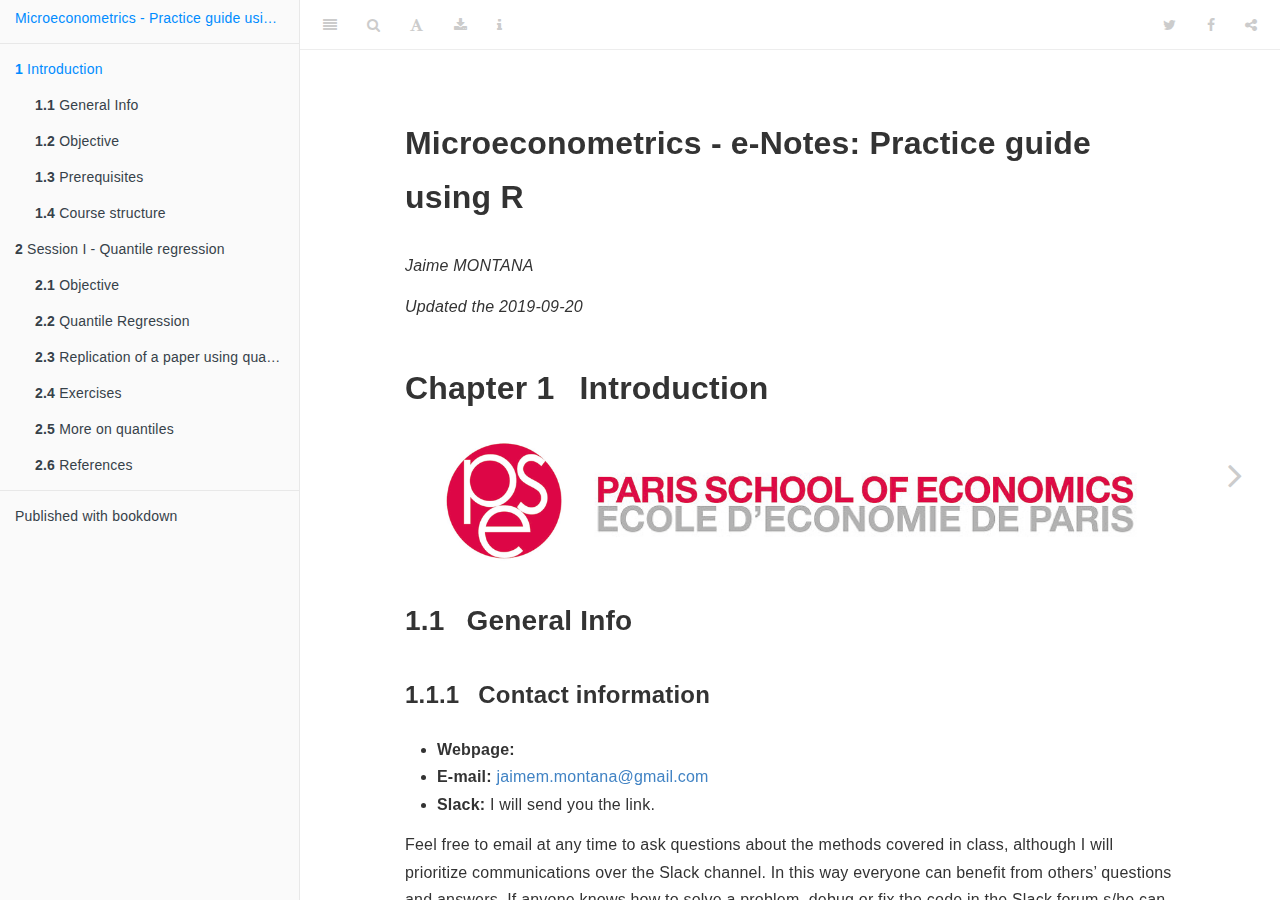
<file: _book/index.html>
<!DOCTYPE html>
<html xmlns="http://www.w3.org/1999/xhtml" lang="" xml:lang="">
<head>

  <meta charset="utf-8" />
  <meta http-equiv="X-UA-Compatible" content="IE=edge" />
  <title>Microeconometrics - e-Notes: Practice guide using R</title>
  <meta name="description" content="This course notes are an interactive e-material for the Microeconometrics course in the master APE in Paris School of Economics. The aim of this notes is to provide an e-learning material to apply the theorical concepts of the class." />
  <meta name="generator" content="bookdown 0.13 and GitBook 2.6.7" />

  <meta property="og:title" content="Microeconometrics - e-Notes: Practice guide using R" />
  <meta property="og:type" content="book" />
  
  
  <meta property="og:description" content="This course notes are an interactive e-material for the Microeconometrics course in the master APE in Paris School of Economics. The aim of this notes is to provide an e-learning material to apply the theorical concepts of the class." />
  

  <meta name="twitter:card" content="summary" />
  <meta name="twitter:title" content="Microeconometrics - e-Notes: Practice guide using R" />
  
  <meta name="twitter:description" content="This course notes are an interactive e-material for the Microeconometrics course in the master APE in Paris School of Economics. The aim of this notes is to provide an e-learning material to apply the theorical concepts of the class." />
  

<meta name="author" content="Jaime MONTANA" />



  <meta name="viewport" content="width=device-width, initial-scale=1" />
  <meta name="apple-mobile-web-app-capable" content="yes" />
  <meta name="apple-mobile-web-app-status-bar-style" content="black" />
  
  

<link rel="next" href="session-i-quantile-regression.html"/>
<script src="libs/jquery-2.2.3/jquery.min.js"></script>
<link href="libs/gitbook-2.6.7/css/style.css" rel="stylesheet" />
<link href="libs/gitbook-2.6.7/css/plugin-table.css" rel="stylesheet" />
<link href="libs/gitbook-2.6.7/css/plugin-bookdown.css" rel="stylesheet" />
<link href="libs/gitbook-2.6.7/css/plugin-highlight.css" rel="stylesheet" />
<link href="libs/gitbook-2.6.7/css/plugin-search.css" rel="stylesheet" />
<link href="libs/gitbook-2.6.7/css/plugin-fontsettings.css" rel="stylesheet" />









<style type="text/css">
div.sourceCode { overflow-x: auto; }
table.sourceCode, tr.sourceCode, td.lineNumbers, td.sourceCode {
  margin: 0; padding: 0; vertical-align: baseline; border: none; }
table.sourceCode { width: 100%; line-height: 100%; }
td.lineNumbers { text-align: right; padding-right: 4px; padding-left: 4px; color: #aaaaaa; border-right: 1px solid #aaaaaa; }
td.sourceCode { padding-left: 5px; }
code > span.kw { color: #007020; font-weight: bold; } /* Keyword */
code > span.dt { color: #902000; } /* DataType */
code > span.dv { color: #40a070; } /* DecVal */
code > span.bn { color: #40a070; } /* BaseN */
code > span.fl { color: #40a070; } /* Float */
code > span.ch { color: #4070a0; } /* Char */
code > span.st { color: #4070a0; } /* String */
code > span.co { color: #60a0b0; font-style: italic; } /* Comment */
code > span.ot { color: #007020; } /* Other */
code > span.al { color: #ff0000; font-weight: bold; } /* Alert */
code > span.fu { color: #06287e; } /* Function */
code > span.er { color: #ff0000; font-weight: bold; } /* Error */
code > span.wa { color: #60a0b0; font-weight: bold; font-style: italic; } /* Warning */
code > span.cn { color: #880000; } /* Constant */
code > span.sc { color: #4070a0; } /* SpecialChar */
code > span.vs { color: #4070a0; } /* VerbatimString */
code > span.ss { color: #bb6688; } /* SpecialString */
code > span.im { } /* Import */
code > span.va { color: #19177c; } /* Variable */
code > span.cf { color: #007020; font-weight: bold; } /* ControlFlow */
code > span.op { color: #666666; } /* Operator */
code > span.bu { } /* BuiltIn */
code > span.ex { } /* Extension */
code > span.pp { color: #bc7a00; } /* Preprocessor */
code > span.at { color: #7d9029; } /* Attribute */
code > span.do { color: #ba2121; font-style: italic; } /* Documentation */
code > span.an { color: #60a0b0; font-weight: bold; font-style: italic; } /* Annotation */
code > span.cv { color: #60a0b0; font-weight: bold; font-style: italic; } /* CommentVar */
code > span.in { color: #60a0b0; font-weight: bold; font-style: italic; } /* Information */
</style>

<link rel="stylesheet" href="style.css" type="text/css" />
</head>

<body>



  <div class="book without-animation with-summary font-size-2 font-family-1" data-basepath=".">

    <div class="book-summary">
      <nav role="navigation">

<ul class="summary">
<li><a href="./">Microeconometrics - Practice guide using R</a></li>

<li class="divider"></li>
<li class="chapter" data-level="1" data-path="index.html"><a href="index.html"><i class="fa fa-check"></i><b>1</b> Introduction</a><ul>
<li class="chapter" data-level="1.1" data-path="index.html"><a href="index.html#general-info"><i class="fa fa-check"></i><b>1.1</b> General Info</a><ul>
<li class="chapter" data-level="1.1.1" data-path="index.html"><a href="index.html#contact-information"><i class="fa fa-check"></i><b>1.1.1</b> Contact information</a></li>
</ul></li>
<li class="chapter" data-level="1.2" data-path="index.html"><a href="index.html#objective"><i class="fa fa-check"></i><b>1.2</b> Objective</a></li>
<li class="chapter" data-level="1.3" data-path="index.html"><a href="index.html#prerequisites"><i class="fa fa-check"></i><b>1.3</b> Prerequisites</a></li>
<li class="chapter" data-level="1.4" data-path="index.html"><a href="index.html#course-structure"><i class="fa fa-check"></i><b>1.4</b> Course structure</a></li>
</ul></li>
<li class="chapter" data-level="2" data-path="session-i-quantile-regression.html"><a href="session-i-quantile-regression.html"><i class="fa fa-check"></i><b>2</b> Session I - Quantile regression</a><ul>
<li class="chapter" data-level="2.1" data-path="session-i-quantile-regression.html"><a href="session-i-quantile-regression.html#objective-1"><i class="fa fa-check"></i><b>2.1</b> Objective</a></li>
<li class="chapter" data-level="2.2" data-path="session-i-quantile-regression.html"><a href="session-i-quantile-regression.html#quantile-regression"><i class="fa fa-check"></i><b>2.2</b> Quantile Regression</a><ul>
<li class="chapter" data-level="2.2.1" data-path="session-i-quantile-regression.html"><a href="session-i-quantile-regression.html#geometric-interpretation"><i class="fa fa-check"></i><b>2.2.1</b> Geometric interpretation</a></li>
<li class="chapter" data-level="2.2.2" data-path="session-i-quantile-regression.html"><a href="session-i-quantile-regression.html#estimation-of-the-quantiles"><i class="fa fa-check"></i><b>2.2.2</b> Estimation of the quantiles</a></li>
<li class="chapter" data-level="2.2.3" data-path="session-i-quantile-regression.html"><a href="session-i-quantile-regression.html#estimation-of-the-quantile-regression"><i class="fa fa-check"></i><b>2.2.3</b> Estimation of the quantile regression</a></li>
</ul></li>
<li class="chapter" data-level="2.3" data-path="session-i-quantile-regression.html"><a href="session-i-quantile-regression.html#replication-of-a-paper-using-quantile-regression"><i class="fa fa-check"></i><b>2.3</b> Replication of a paper using quantile regression</a><ul>
<li class="chapter" data-level="2.3.1" data-path="session-i-quantile-regression.html"><a href="session-i-quantile-regression.html#quantile-regression-visualization"><i class="fa fa-check"></i><b>2.3.1</b> Quantile Regression visualization</a></li>
</ul></li>
<li class="chapter" data-level="2.4" data-path="session-i-quantile-regression.html"><a href="session-i-quantile-regression.html#exercises"><i class="fa fa-check"></i><b>2.4</b> Exercises</a><ul>
<li class="chapter" data-level="2.4.1" data-path="session-i-quantile-regression.html"><a href="session-i-quantile-regression.html#proposed-exercise-1"><i class="fa fa-check"></i><b>2.4.1</b> Proposed exercise 1</a></li>
<li class="chapter" data-level="2.4.2" data-path="session-i-quantile-regression.html"><a href="session-i-quantile-regression.html#proposed-exercise-2"><i class="fa fa-check"></i><b>2.4.2</b> Proposed exercise 2</a></li>
</ul></li>
<li class="chapter" data-level="2.5" data-path="session-i-quantile-regression.html"><a href="session-i-quantile-regression.html#more-on-quantiles"><i class="fa fa-check"></i><b>2.5</b> More on quantiles</a></li>
<li class="chapter" data-level="2.6" data-path="session-i-quantile-regression.html"><a href="session-i-quantile-regression.html#references"><i class="fa fa-check"></i><b>2.6</b> References</a></li>
</ul></li>
<li class="divider"></li>
<li><a href="https://github.com/rstudio/bookdown" target="blank">Published with bookdown</a></li>

</ul>

      </nav>
    </div>

    <div class="book-body">
      <div class="body-inner">
        <div class="book-header" role="navigation">
          <h1>
            <i class="fa fa-circle-o-notch fa-spin"></i><a href="./">Microeconometrics - e-Notes: Practice guide using R</a>
          </h1>
        </div>

        <div class="page-wrapper" tabindex="-1" role="main">
          <div class="page-inner">

            <section class="normal" id="section-">
<div id="header">
<h1 class="title">Microeconometrics - e-Notes: Practice guide using R</h1>
<p class="author"><em>Jaime MONTANA</em></p>
<p class="date"><em>Updated the 2019-09-20</em></p>
</div>
<div id="introduction" class="section level1">
<h1><span class="header-section-number">Chapter 1</span> Introduction</h1>
<p><img src="images/1200px-Logo_pse_petit.png" width="90%" style="display: block; margin: auto;" /></p>
<div id="general-info" class="section level2">
<h2><span class="header-section-number">1.1</span> General Info</h2>
<div id="contact-information" class="section level3">
<h3><span class="header-section-number">1.1.1</span> Contact information</h3>
<ul>
<li><strong>Webpage:</strong></li>
<li><strong>E-mail:</strong> <a href="mailto:jaimem.montana@gmail.com">jaimem.montana@gmail.com</a></li>
<li><strong>Slack:</strong> I will send you the link.</li>
</ul>
<p>Feel free to email at any time to ask questions about the methods covered in class, although I will prioritize communications over the Slack channel. In this way everyone can benefit from others’ questions and answers. If anyone knows how to solve a problem, debug or fix the code in the Slack forum s/he can help.</p>
<p>There are some rules for making questions on the procedures. Before asking, it is <strong>mandatory</strong> that you consult the documentation of the function/package; also try to search the answer in a public forum (i.e. Stack Overflow). If after that you still have troubles, post the question taking the following into consideration:</p>
<ul>
<li>Be clear and concise, so everyone can understand you</li>
<li>Be as specific as possible, being clear and straightforward</li>
<li>Include sufficient information: your goal, the code, the data, everething in order to reproduce the error</li>
</ul>
<p>Also, you can ask questions about the interpretation of the results, the theory behind, and the like.</p>
</div>
</div>
<div id="objective" class="section level2">
<h2><span class="header-section-number">1.2</span> Objective</h2>
<p>This class notes are an interactive e-material for the Microeconometrics course in the master APE in Paris School of Economics. The aim of this notes is to provide an e-learning material to apply the theorical concepts of the class. The notes are in <strong>open review</strong>: comments, corrections or contributions that you can make to this part of the course and the material provided are more than welcome.</p>
<p>This part of the course does not cover the theory, and assumes you already had it covered and understood. We will depart from the theory with direct application of the methods.</p>
</div>
<div id="prerequisites" class="section level2">
<h2><span class="header-section-number">1.3</span> Prerequisites</h2>
<p>Please install R and Rstudio in your laptop. Here is a video to install R and Rstudio in windows and mac. If you have questions or you could not manage to install it, bring your laptop next session. I will help out for the installation.</p>
<ul>
<li>windows-os: <a href="https://www.youtube.com/watch?v=9-RrkJQQYqY">For Windows click this link</a></li>
<li>mac-os: <a href="https://www.youtube.com/watch?v=GLLZhc_5enQ">For Mac-OS click this link</a></li>
</ul>
<p>Why <strong>R</strong>? R is a <strong>free</strong> software programming language and a software environment for statistical computing and graphics. The R language is widely used among statisticians, economist, in finance and academics circles.</p>
<ul>
<li><p>R is a <strong>free</strong> software, easy to install and runs in multiple OS.</p></li>
<li><p>A lot of documentation and forums. Excellent documentation on packages.</p></li>
<li><p>Very active community which allow to use other people codes and projects.</p></li>
<li><p><strong>Great</strong> visualization tools thanks to <em>ggplot</em> and <em>plotly</em> packages.</p></li>
<li>If you understand the logic behind R you will get into every statistical software very easily.</li>
<li><p>Everything seems hard at the beginning. Just try and ask.</p></li>
</ul>
<p><strong>A prior knowledge on the use of R is required.</strong> We don`t have much time to cover the basics. For an introduction to R you can check the following material:</p>
<ul>
<li><a href="https://www.econometrics-with-r.org/1-1-a-very-short-introduction-to-r-and-rstudio.html">Introduction to Econometrics with R, Chapter 1 - 6, by Christoph Hanck et al.</a></li>
<li><a href="https://scpoecon.github.io/ScPoEconometrics/R-intro.html">Introduction to Econometrics with R by Florian Oswald, Jean-Marc Robin and Vincent Viers</a></li>
</ul>
</div>
<div id="course-structure" class="section level2">
<h2><span class="header-section-number">1.4</span> Course structure</h2>
<ul>
<li>We will have only 3 sessions (2 hours each)</li>
<li>Bring your laptop with R installed on it</li>
<li>The material for each session will be online just before each session. In that way you can follow from the e-notes and do the exercises with me during class</li>
<li><p>What to expect from each session:</p>
<pre><code>1. Brief explanation on the method (how it works)
2. Replication of a published paper that applies the method (downloading data, cleaning data, estimation, tables and plotting results)
3. Discussion on the interpretation of the results
4. Q/A</code></pre></li>
<li><p>There will be <em>suggested exercises</em>. These are <strong>not mandatory</strong>, but remember that if you want to master something, you need to practice. I will be happy to give some feedback on the suggested exercises if you want.</p></li>
</ul>

</div>
</div>
            </section>

          </div>
        </div>
      </div>

<a href="session-i-quantile-regression.html" class="navigation navigation-next navigation-unique" aria-label="Next page"><i class="fa fa-angle-right"></i></a>
    </div>
  </div>
<script src="libs/gitbook-2.6.7/js/app.min.js"></script>
<script src="libs/gitbook-2.6.7/js/lunr.js"></script>
<script src="libs/gitbook-2.6.7/js/plugin-search.js"></script>
<script src="libs/gitbook-2.6.7/js/plugin-sharing.js"></script>
<script src="libs/gitbook-2.6.7/js/plugin-fontsettings.js"></script>
<script src="libs/gitbook-2.6.7/js/plugin-bookdown.js"></script>
<script src="libs/gitbook-2.6.7/js/jquery.highlight.js"></script>
<script>
gitbook.require(["gitbook"], function(gitbook) {
gitbook.start({
"sharing": {
"github": false,
"facebook": true,
"twitter": true,
"google": false,
"linkedin": false,
"weibo": false,
"instapaper": false,
"vk": false,
"all": ["facebook", "google", "twitter", "linkedin", "weibo", "instapaper"]
},
"fontsettings": {
"theme": "white",
"family": "sans",
"size": 2
},
"edit": {
"link": null,
"text": null
},
"history": {
"link": null,
"text": null
},
"download": ["Material.pdf", "Material.epub"],
"toc": {
"collapse": "subsection"
}
});
});
</script>

<!-- dynamically load mathjax for compatibility with self-contained -->
<script>
  (function () {
    var script = document.createElement("script");
    script.type = "text/javascript";
    var src = "";
    if (src === "" || src === "true") src = "https://mathjax.rstudio.com/latest/MathJax.js?config=TeX-MML-AM_CHTML";
    if (location.protocol !== "file:")
      if (/^https?:/.test(src))
        src = src.replace(/^https?:/, '');
    script.src = src;
    document.getElementsByTagName("head")[0].appendChild(script);
  })();
</script>
</body>

</html>
</file>
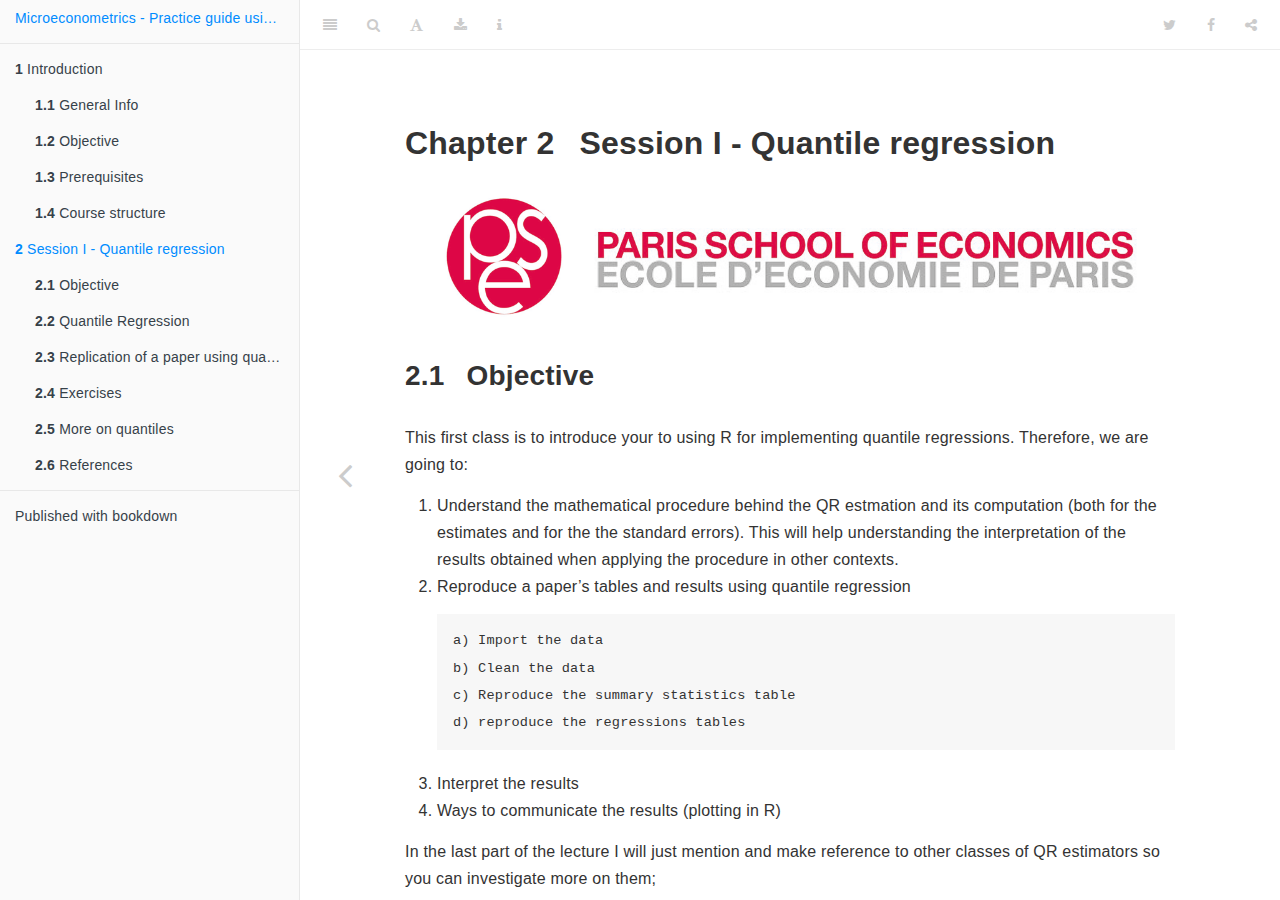
<file: _book/session-i-quantile-regression.html>
<!DOCTYPE html>
<html xmlns="http://www.w3.org/1999/xhtml" lang="" xml:lang="">
<head>

  <meta charset="utf-8" />
  <meta http-equiv="X-UA-Compatible" content="IE=edge" />
  <title>Chapter 2 Session I - Quantile regression | Microeconometrics - e-Notes: Practice guide using R</title>
  <meta name="description" content="This course notes are an interactive e-material for the Microeconometrics course in the master APE in Paris School of Economics. The aim of this notes is to provide an e-learning material to apply the theorical concepts of the class." />
  <meta name="generator" content="bookdown 0.13 and GitBook 2.6.7" />

  <meta property="og:title" content="Chapter 2 Session I - Quantile regression | Microeconometrics - e-Notes: Practice guide using R" />
  <meta property="og:type" content="book" />
  
  
  <meta property="og:description" content="This course notes are an interactive e-material for the Microeconometrics course in the master APE in Paris School of Economics. The aim of this notes is to provide an e-learning material to apply the theorical concepts of the class." />
  

  <meta name="twitter:card" content="summary" />
  <meta name="twitter:title" content="Chapter 2 Session I - Quantile regression | Microeconometrics - e-Notes: Practice guide using R" />
  
  <meta name="twitter:description" content="This course notes are an interactive e-material for the Microeconometrics course in the master APE in Paris School of Economics. The aim of this notes is to provide an e-learning material to apply the theorical concepts of the class." />
  

<meta name="author" content="Jaime MONTANA" />



  <meta name="viewport" content="width=device-width, initial-scale=1" />
  <meta name="apple-mobile-web-app-capable" content="yes" />
  <meta name="apple-mobile-web-app-status-bar-style" content="black" />
  
  
<link rel="prev" href="index.html"/>

<script src="libs/jquery-2.2.3/jquery.min.js"></script>
<link href="libs/gitbook-2.6.7/css/style.css" rel="stylesheet" />
<link href="libs/gitbook-2.6.7/css/plugin-table.css" rel="stylesheet" />
<link href="libs/gitbook-2.6.7/css/plugin-bookdown.css" rel="stylesheet" />
<link href="libs/gitbook-2.6.7/css/plugin-highlight.css" rel="stylesheet" />
<link href="libs/gitbook-2.6.7/css/plugin-search.css" rel="stylesheet" />
<link href="libs/gitbook-2.6.7/css/plugin-fontsettings.css" rel="stylesheet" />









<style type="text/css">
div.sourceCode { overflow-x: auto; }
table.sourceCode, tr.sourceCode, td.lineNumbers, td.sourceCode {
  margin: 0; padding: 0; vertical-align: baseline; border: none; }
table.sourceCode { width: 100%; line-height: 100%; }
td.lineNumbers { text-align: right; padding-right: 4px; padding-left: 4px; color: #aaaaaa; border-right: 1px solid #aaaaaa; }
td.sourceCode { padding-left: 5px; }
code > span.kw { color: #007020; font-weight: bold; } /* Keyword */
code > span.dt { color: #902000; } /* DataType */
code > span.dv { color: #40a070; } /* DecVal */
code > span.bn { color: #40a070; } /* BaseN */
code > span.fl { color: #40a070; } /* Float */
code > span.ch { color: #4070a0; } /* Char */
code > span.st { color: #4070a0; } /* String */
code > span.co { color: #60a0b0; font-style: italic; } /* Comment */
code > span.ot { color: #007020; } /* Other */
code > span.al { color: #ff0000; font-weight: bold; } /* Alert */
code > span.fu { color: #06287e; } /* Function */
code > span.er { color: #ff0000; font-weight: bold; } /* Error */
code > span.wa { color: #60a0b0; font-weight: bold; font-style: italic; } /* Warning */
code > span.cn { color: #880000; } /* Constant */
code > span.sc { color: #4070a0; } /* SpecialChar */
code > span.vs { color: #4070a0; } /* VerbatimString */
code > span.ss { color: #bb6688; } /* SpecialString */
code > span.im { } /* Import */
code > span.va { color: #19177c; } /* Variable */
code > span.cf { color: #007020; font-weight: bold; } /* ControlFlow */
code > span.op { color: #666666; } /* Operator */
code > span.bu { } /* BuiltIn */
code > span.ex { } /* Extension */
code > span.pp { color: #bc7a00; } /* Preprocessor */
code > span.at { color: #7d9029; } /* Attribute */
code > span.do { color: #ba2121; font-style: italic; } /* Documentation */
code > span.an { color: #60a0b0; font-weight: bold; font-style: italic; } /* Annotation */
code > span.cv { color: #60a0b0; font-weight: bold; font-style: italic; } /* CommentVar */
code > span.in { color: #60a0b0; font-weight: bold; font-style: italic; } /* Information */
</style>

<link rel="stylesheet" href="style.css" type="text/css" />
</head>

<body>



  <div class="book without-animation with-summary font-size-2 font-family-1" data-basepath=".">

    <div class="book-summary">
      <nav role="navigation">

<ul class="summary">
<li><a href="./">Microeconometrics - Practice guide using R</a></li>

<li class="divider"></li>
<li class="chapter" data-level="1" data-path="index.html"><a href="index.html"><i class="fa fa-check"></i><b>1</b> Introduction</a><ul>
<li class="chapter" data-level="1.1" data-path="index.html"><a href="index.html#general-info"><i class="fa fa-check"></i><b>1.1</b> General Info</a><ul>
<li class="chapter" data-level="1.1.1" data-path="index.html"><a href="index.html#contact-information"><i class="fa fa-check"></i><b>1.1.1</b> Contact information</a></li>
</ul></li>
<li class="chapter" data-level="1.2" data-path="index.html"><a href="index.html#objective"><i class="fa fa-check"></i><b>1.2</b> Objective</a></li>
<li class="chapter" data-level="1.3" data-path="index.html"><a href="index.html#prerequisites"><i class="fa fa-check"></i><b>1.3</b> Prerequisites</a></li>
<li class="chapter" data-level="1.4" data-path="index.html"><a href="index.html#course-structure"><i class="fa fa-check"></i><b>1.4</b> Course structure</a></li>
</ul></li>
<li class="chapter" data-level="2" data-path="session-i-quantile-regression.html"><a href="session-i-quantile-regression.html"><i class="fa fa-check"></i><b>2</b> Session I - Quantile regression</a><ul>
<li class="chapter" data-level="2.1" data-path="session-i-quantile-regression.html"><a href="session-i-quantile-regression.html#objective-1"><i class="fa fa-check"></i><b>2.1</b> Objective</a></li>
<li class="chapter" data-level="2.2" data-path="session-i-quantile-regression.html"><a href="session-i-quantile-regression.html#quantile-regression"><i class="fa fa-check"></i><b>2.2</b> Quantile Regression</a><ul>
<li class="chapter" data-level="2.2.1" data-path="session-i-quantile-regression.html"><a href="session-i-quantile-regression.html#geometric-interpretation"><i class="fa fa-check"></i><b>2.2.1</b> Geometric interpretation</a></li>
<li class="chapter" data-level="2.2.2" data-path="session-i-quantile-regression.html"><a href="session-i-quantile-regression.html#estimation-of-the-quantiles"><i class="fa fa-check"></i><b>2.2.2</b> Estimation of the quantiles</a></li>
<li class="chapter" data-level="2.2.3" data-path="session-i-quantile-regression.html"><a href="session-i-quantile-regression.html#estimation-of-the-quantile-regression"><i class="fa fa-check"></i><b>2.2.3</b> Estimation of the quantile regression</a></li>
</ul></li>
<li class="chapter" data-level="2.3" data-path="session-i-quantile-regression.html"><a href="session-i-quantile-regression.html#replication-of-a-paper-using-quantile-regression"><i class="fa fa-check"></i><b>2.3</b> Replication of a paper using quantile regression</a><ul>
<li class="chapter" data-level="2.3.1" data-path="session-i-quantile-regression.html"><a href="session-i-quantile-regression.html#quantile-regression-visualization"><i class="fa fa-check"></i><b>2.3.1</b> Quantile Regression visualization</a></li>
</ul></li>
<li class="chapter" data-level="2.4" data-path="session-i-quantile-regression.html"><a href="session-i-quantile-regression.html#exercises"><i class="fa fa-check"></i><b>2.4</b> Exercises</a><ul>
<li class="chapter" data-level="2.4.1" data-path="session-i-quantile-regression.html"><a href="session-i-quantile-regression.html#proposed-exercise-1"><i class="fa fa-check"></i><b>2.4.1</b> Proposed exercise 1</a></li>
<li class="chapter" data-level="2.4.2" data-path="session-i-quantile-regression.html"><a href="session-i-quantile-regression.html#proposed-exercise-2"><i class="fa fa-check"></i><b>2.4.2</b> Proposed exercise 2</a></li>
</ul></li>
<li class="chapter" data-level="2.5" data-path="session-i-quantile-regression.html"><a href="session-i-quantile-regression.html#more-on-quantiles"><i class="fa fa-check"></i><b>2.5</b> More on quantiles</a></li>
<li class="chapter" data-level="2.6" data-path="session-i-quantile-regression.html"><a href="session-i-quantile-regression.html#references"><i class="fa fa-check"></i><b>2.6</b> References</a></li>
</ul></li>
<li class="divider"></li>
<li><a href="https://github.com/rstudio/bookdown" target="blank">Published with bookdown</a></li>

</ul>

      </nav>
    </div>

    <div class="book-body">
      <div class="body-inner">
        <div class="book-header" role="navigation">
          <h1>
            <i class="fa fa-circle-o-notch fa-spin"></i><a href="./">Microeconometrics - e-Notes: Practice guide using R</a>
          </h1>
        </div>

        <div class="page-wrapper" tabindex="-1" role="main">
          <div class="page-inner">

            <section class="normal" id="section-">
<div id="session-i---quantile-regression" class="section level1">
<h1><span class="header-section-number">Chapter 2</span> Session I - Quantile regression</h1>
<p><img src="images/1200px-Logo_pse_petit.png" width="90%" style="display: block; margin: auto;" /></p>
<div id="objective-1" class="section level2">
<h2><span class="header-section-number">2.1</span> Objective</h2>
<p>This first class is to introduce your to using R for implementing quantile regressions. Therefore, we are going to:</p>
<ol style="list-style-type: decimal">
<li>Understand the mathematical procedure behind the QR estmation and its computation (both for the estimates and for the the standard errors). This will help understanding the interpretation of the results obtained when applying the procedure in other contexts.</li>
<li><p>Reproduce a paper’s tables and results using quantile regression</p>
<pre><code>a) Import the data
b) Clean the data
c) Reproduce the summary statistics table
d) reproduce the regressions tables</code></pre></li>
<li>Interpret the results</li>
<li><p>Ways to communicate the results (plotting in R)</p></li>
</ol>
<p>In the last part of the lecture I will just mention and make reference to other classes of QR estimators so you can investigate more on them;</p>
</div>
<div id="quantile-regression" class="section level2">
<h2><span class="header-section-number">2.2</span> Quantile Regression</h2>
<p><strong>For a summary on what is the intuition and objective of quantile regression check the article “Quantile Regression” <span class="citation">(Koenker and Hallock 2001)</span>.</strong></p>
<p>QR is a method that allows you to analyse the relation between <span class="math inline">\(x\)</span> and <span class="math inline">\(y\)</span> across the <span class="math inline">\(y\)</span> distribution. It is useful when the researcher thinks there are <em>heterogeneous effects</em> at different values of the indipendent variable. It is important to remark that the heterogeneity is on the <strong>outcome</strong> <span class="math inline">\(y\)</span>. Also, it is widely used in presence of outliers and extreme events (infinite variance), for OLS is inconsistent in such cases while the median is always defined and consistent. For quantiles other than <span class="math inline">\(\tau = 0.5\)</span> the estimation is robust, too.</p>
<p>From the class we know the relationship between the <strong>definition of the estimator</strong>, the <strong>risk function</strong> used in the optimization (in the case of the lector the <em>‘LAD function’</em>, when <span class="math inline">\(\tau = 0.5\)</span>) and that we need to solve numerically the <strong>optimization program</strong> in order to identify the parameters of interest. Accordingly, we will explain how the algorithm works and we are going to perform the numerical optimization by hand from the simplest case to more complex problems.</p>
<div id="geometric-interpretation" class="section level3">
<h3><span class="header-section-number">2.2.1</span> Geometric interpretation</h3>
<p>From <span class="citation">(Koenker and Hallock 2001)</span>:</p>
<blockquote>
<p>Quantiles seem inseparably linked to the operations of ordering and sorting the sample observations that are usually used to define them. So it comes as a mild surprise to observe that we can define <strong>the quantiles</strong> through a simple alternative expedient <strong>as an optimization problem</strong>. Just as we can define the sample mean as the solution to the problem of minimizing a sum of squared residuals, we can define the <em>median as the solution to the problem of minimizing a sum of absolute residuals</em>. The symmetry of the piecewise linear absolute value function implies that the minimization of the sum of absolute residuals must equate the number of positive and negative residuals, thus assuring that there are the same number of observations above and below the median. What about the other quantiles? Since the symmetry of the absolute value yields the median, perhaps minimizing a sum of asymmetrically weighted absolute residuals—simply giving differing weights to positive and negative residuals—would yield the quantiles. This is indeed the case.</p>
</blockquote>
<p>The slope of the coefficient is dividing the error space in two parts according to the desired proportion. It is important to notice that we are considering the error space, we are referring to the conditioning quantile. The difference with the OLS is then clear since the two processes are not comparable. While OLS might provide causal linkages, this is prevented in QR precisely for this reason.</p>
<p>Let’s generate some data to see how the line bisects the error space. Since we are generating random data the first thing is to set a seed so our example is reproducible. Then, we generate variance for our error term (not constant) and set an intercept and define the slope. We set everything in a ‘data.frame’ objecto to plot it using the package ‘ggplot2’<span class="citation">(Wickham et al. 2019)</span>.</p>
<div class="sourceCode"><pre class="sourceCode r"><code class="sourceCode r"><span class="kw">set.seed</span>(<span class="dv">464</span>)
npoints &lt;-<span class="st"> </span><span class="dv">150</span>
x &lt;-<span class="st"> </span><span class="kw">seq</span>(<span class="dv">0</span>,<span class="dv">10</span>,<span class="dt">length.out =</span> npoints)        
sigma &lt;-<span class="st"> </span><span class="fl">0.1</span> <span class="op">+</span><span class="st"> </span><span class="fl">0.25</span><span class="op">*</span><span class="kw">sqrt</span>(x) <span class="op">+</span><span class="st"> </span><span class="kw">ifelse</span>(x<span class="op">&gt;</span><span class="dv">6</span>,<span class="dv">1</span>,<span class="dv">0</span>)                    
intercept &lt;-<span class="st"> </span><span class="dv">2</span>                                
slope &lt;-<span class="st"> </span><span class="fl">0.2</span>                              
                             
error &lt;-<span class="st"> </span><span class="kw">rnorm</span>(npoints,<span class="dt">mean =</span> <span class="dv">0</span>, <span class="dt">sd =</span> sigma)      
y &lt;-<span class="st"> </span>intercept <span class="op">+</span><span class="st"> </span>slope<span class="op">*</span>x <span class="op">+</span><span class="st"> </span>error                    
dat &lt;-<span class="st"> </span><span class="kw">data.frame</span>(x,y)</code></pre></div>
<p>Let’s plot our synthetic data. We are going to plot the line crossing the 90th percentile conditioning on <span class="math inline">\(X\)</span> (dashed red line), the OLS curve (blue line with confidence intervals in grey) and the LAD regression (regression to the median, <span class="math inline">\(\tau = 0.5\)</span>)</p>
<div class="sourceCode"><pre class="sourceCode r"><code class="sourceCode r"><span class="kw">ggplot</span>(dat, <span class="kw">aes</span>(x,y)) <span class="op">+</span><span class="st"> </span><span class="kw">geom_point</span>() <span class="op">+</span><span class="st"> </span><span class="kw">geom_smooth</span>(<span class="dt">method=</span><span class="st">&quot;lm&quot;</span>) <span class="op">+</span><span class="st"> </span>
<span class="st">        </span><span class="kw">geom_quantile</span>(<span class="dt">quantiles =</span> <span class="fl">0.9</span>, <span class="dt">colour =</span> <span class="st">&#39;red&#39;</span>, <span class="dt">linetype=</span><span class="st">&quot;dotted&quot;</span>) <span class="op">+</span>
<span class="st">        </span><span class="kw">geom_quantile</span>(<span class="dt">quantiles =</span> <span class="fl">0.5</span>, <span class="dt">colour =</span> <span class="st">&#39;green&#39;</span>) </code></pre></div>
<pre><code>## Smoothing formula not specified. Using: y ~ x
## Smoothing formula not specified. Using: y ~ x</code></pre>
<p><img src="Material_files/figure-html/unnamed-chunk-3-1.png" width="672" /></p>
<p>We can interpret the causal relationship in quantile regression only under rank invariant condition. This requires that individuals have always the same ranking in the distribution of <span class="math inline">\(Y(X)\)</span> no matter the <span class="math inline">\(X\)</span>. This is difficult to verify or believe in actual applications, but feasible in theory.</p>
<p>Under the rank invariant condition <span class="math inline">\(\beta_{\tau}\)</span> can be interpreted as the effect on <span class="math inline">\(Y\)</span> of an increase of one unit of <span class="math inline">\(X\)</span> among entities at rank <span class="math inline">\(\tau\)</span> in the distribution <span class="math inline">\(Y|X=x\)</span>.</p>
</div>
<div id="estimation-of-the-quantiles" class="section level3">
<h3><span class="header-section-number">2.2.2</span> Estimation of the quantiles</h3>
<p>In order to understand how the estimation procedure works first we are going to set up the most simple problem, we are going to solve to find the value for a specific quantile in a distribution.</p>
<div class="sourceCode"><pre class="sourceCode r"><code class="sourceCode r">n =<span class="st"> </span><span class="dv">101</span>
<span class="kw">set.seed</span>(<span class="dv">10</span>)
y =<span class="st"> </span><span class="kw">rlnorm</span>(n)
<span class="kw">quantile</span>(y, <span class="fl">0.3</span>)</code></pre></div>
<pre><code>##       30% 
## 0.5092247</code></pre>
<div class="sourceCode"><pre class="sourceCode r"><code class="sourceCode r"><span class="kw">library</span>(lpSolve)</code></pre></div>
<pre><code>## Warning: package &#39;lpSolve&#39; was built under R version 3.5.2</code></pre>
<div class="sourceCode"><pre class="sourceCode r"><code class="sourceCode r">tau =<span class="st"> </span><span class="fl">0.3</span>
A1 =<span class="st"> </span><span class="kw">cbind</span>(<span class="kw">diag</span>(<span class="dv">2</span><span class="op">*</span>n),<span class="dv">0</span>)
A2 =<span class="st"> </span><span class="kw">cbind</span>(<span class="kw">diag</span>(n) , <span class="op">-</span><span class="kw">diag</span>( n) , <span class="dv">1</span>)
r =<span class="st"> </span><span class="kw">lp</span>(<span class="st">&quot;min&quot;</span>, 
       <span class="kw">c</span>(<span class="kw">rep</span>(tau ,n),<span class="kw">rep</span>(<span class="dv">1</span> <span class="op">-</span><span class="st"> </span>tau,n),<span class="dv">0</span>),
       <span class="kw">rbind</span>(A1, A2),
       <span class="kw">c</span>(<span class="kw">rep</span>(<span class="st">&quot;&gt;=&quot;</span>, <span class="dv">2</span><span class="op">*</span>n) , <span class="kw">rep</span>(<span class="st">&quot;=&quot;</span>, n)),
       <span class="kw">c</span>(<span class="kw">rep</span>(<span class="dv">0</span> ,<span class="dv">2</span><span class="op">*</span>n), y))
r</code></pre></div>
<pre><code>## Success: the objective function is 30.98553</code></pre>
</div>
<div id="estimation-of-the-quantile-regression" class="section level3">
<h3><span class="header-section-number">2.2.3</span> Estimation of the quantile regression</h3>
<div id="the-one-variable-case" class="section level4">
<h4><span class="header-section-number">2.2.3.1</span> The One variable case</h4>
</div>
<div id="the-multiple-regressor-case" class="section level4">
<h4><span class="header-section-number">2.2.3.2</span> The multiple regressor case</h4>
</div>
</div>
</div>
<div id="replication-of-a-paper-using-quantile-regression" class="section level2">
<h2><span class="header-section-number">2.3</span> Replication of a paper using quantile regression</h2>
<p>We are going to replicate the quantile regression procedure by <span class="citation">(Abrevaya 2002)</span>. In the <a href="https://link.springer.com/article/10.1007/s001810000052">paper</a> the author investigates the impact of different demographic characteristics and maternal behaviour on the weight at birth in the United States in 1992 and 1996. Why is this relevant:</p>
<ul>
<li>There is a correlation between health problems after birth for underweight chidren</li>
<li>There might be a relation with labor market participation and educational attaintment later in life</li>
<li>There are incentives to create specific programs to deal with underweight children; it is important to understand such behaviours</li>
</ul>
<div id="data" class="section level4">
<h4><span class="header-section-number">2.3.0.1</span> Data:</h4>
<p>In order to get the data we access the following <a href="https://www.nber.org/data/vital-statistics-natality-data.html">link</a>. Here you can download the ‘NCHS’ Vital Statistics Natality Birth Data’, which is the data used in the paper. We are using only the 1992 and 1996 waves. To download the data follow this link <a href="https://www.nber.org/natality/1992/natl1992.csv.zip">for the zip CSV file of 1992</a>. One important thing to do when analizing the data is understand your data before the actual analysis. Before you start you take a minute or two to consider:</p>
<ul>
<li>What is the data?</li>
<li>Where does it come from? What is the universe, the population and what is your sample.</li>
<li>What is the shape, format of your data? Do I have access to a data dictionary?</li>
</ul>
<p>In this case many of this questions are available in the documentation that is provided [at the following link] (<a href="https://www.nber.org/natality/1992/natl1992.pdf" class="uri">https://www.nber.org/natality/1992/natl1992.pdf</a>) detailing every variable in the dataset. From the documentation we can see the kind of information (a glimpse of the amount of variables) and the data counts (<span class="math inline">\(4&#39;069&#39;428\)</span> observations). An indicator of the size of the data is the size of the file: the zip file is <em>156 Mb</em> and the uncompressed version of the CSV <em>2.07 GB</em>! Even if this does not seem much, consider that all this data is stored in the cache of your RAM memory, and it can easily slow down even recent machines. For this reason it is better to read in only the columns that we are interested in. This requires reading the manual and a prior inspection of a subset of the data, which allows you to know the structure, column types and other properties. The most efficient function to open plain text files is <em>‘fread’</em> from the <em>‘data.table’</em> package <span class="citation">(Dowle and Srinivasan 2019)</span>. First let’s investigate the data. The first thing to do is to load the required libraries int the current session:</p>
<ul>
<li><em>‘data.table’</em> to open the data</li>
<li><em>‘quantreg’</em> to perform the quantile regression estimation</li>
<li><em>‘stargazer’</em> to export the results in latex</li>
<li><em>‘dplyr’</em> to manipulate the data to create the summary statistics</li>
</ul>
<div class="sourceCode"><pre class="sourceCode r"><code class="sourceCode r"><span class="kw">library</span>(data.table)
<span class="kw">library</span>(quantreg)
<span class="kw">library</span>(stargazer)
<span class="kw">library</span>(dplyr)
<span class="kw">library</span>(kableExtra)</code></pre></div>
<div class="sourceCode"><pre class="sourceCode r"><code class="sourceCode r">path_source &lt;-<span class="st"> &quot;YOUR PATH GOES HERE&quot;</span>
<span class="co"># for macOS and linux: use / in your path to data</span>
<span class="co"># for Win: rembember to use \\ instead of /</span></code></pre></div>
<div class="sourceCode"><pre class="sourceCode r"><code class="sourceCode r">data &lt;-<span class="st"> </span><span class="kw">fread</span>(path_source, <span class="dt">nrows =</span> <span class="kw">c</span>(<span class="dv">100</span>))
<span class="kw">head</span>(data[,<span class="kw">c</span>(<span class="dv">35</span><span class="op">:</span><span class="dv">41</span>)])</code></pre></div>
<pre><code>##    mage12 mage8 ormoth orracem mraceimp mrace mrace3
## 1:      9     4      0       7       NA     2      3
## 2:      9     4      0       7       NA     2      3
## 3:      8     3      0       7       NA     2      3
## 4:      8     3      0       6       NA     1      1
## 5:      5     2      0       6       NA     1      1
## 6:      9     4      0       6       NA     1      1</code></pre>
<div class="sourceCode"><pre class="sourceCode r"><code class="sourceCode r">type_of_data &lt;-<span class="st"> </span>data <span class="op">%&gt;%</span><span class="st"> </span><span class="kw">summarise_all</span>(typeof)
type_of_data[<span class="dv">35</span><span class="op">:</span><span class="dv">41</span>]</code></pre></div>
<pre><code>##    mage12   mage8  ormoth orracem mraceimp   mrace  mrace3
## 1 integer integer integer integer  logical integer integer</code></pre>
<p>Now that we have had a look at the content of the database, let’s import the data and clean it. To import only the relevant variables of the paper we create a list containing all the relevant variables for the estimation. I used the codebook to construct this list. Then we use this list within ‘fread()’ to import solely the desired columns.</p>
<div class="sourceCode"><pre class="sourceCode r"><code class="sourceCode r">desired &lt;-<span class="st"> </span><span class="kw">c</span>(<span class="st">&quot;birmon&quot;</span>,<span class="st">&quot;mrace3&quot;</span>,<span class="st">&quot;dmage&quot;</span>,<span class="st">&quot;dbirwt&quot;</span>,<span class="st">&quot;dplural&quot;</span>,<span class="st">&quot;stnatexp&quot;</span>,
             <span class="st">&quot;mraceimp&quot;</span>,<span class="st">&quot;dmarimp&quot;</span>,<span class="st">&quot;mageimp&quot;</span>,<span class="st">&quot;cseximp&quot;</span>,<span class="st">&quot;dmar&quot;</span>,<span class="st">&quot;meduc6&quot;</span>, 
             <span class="st">&quot;wtgain&quot;</span>, <span class="st">&quot;mpre5&quot;</span>, <span class="st">&quot;tobacco&quot;</span>,<span class="st">&quot;cigar&quot;</span>, <span class="st">&quot;csex&quot;</span>, <span class="st">&quot;plurimp&quot;</span>, <span class="st">&quot;restatus&quot;</span>)

data &lt;-<span class="st"> </span><span class="kw">fread</span>(path_source, <span class="dt">select =</span> desired)</code></pre></div>
<p>Following the indications of the paper:</p>
<blockquote>
<p>To cut down he sample size, we have decided to use only births occurring in June […] There is no evidence that suggest that the June samplediffers in any meaningful way to the full sample. The sample was further limited to singleton births and mothers who were either white or black, between ages 18 and 45, and residents of the United States. Observations for which there was missing information on any relevant variable were also dropped. Unfortunately, all births occurring in California, Indiana, New York, and South Dakota had to be dropped from the sample since these states either did not asked a question about smoking during pregnancy or did not ask it in a form compatible with NHCS standards…</p>
</blockquote>
<p>We need to apply the following filters:</p>
<ul>
<li>Remove all obs. in months different than the sixth (June)</li>
<li>Remove all non white or non black mothers</li>
<li>Remove all obs. which age is not in [18,45] group</li>
<li>Remove the non stated weights</li>
<li>Remove all the obs. from California, New York, Indiana and South Dakota</li>
</ul>
<div class="sourceCode"><pre class="sourceCode r"><code class="sourceCode r">data &lt;-<span class="st"> </span>data[<span class="kw">which</span>(data<span class="op">$</span>restatus<span class="op">!=</span><span class="dv">4</span>),]
data &lt;-<span class="st"> </span>data[<span class="kw">which</span>(data<span class="op">$</span>birmon<span class="op">==</span><span class="dv">6</span>),]
data &lt;-<span class="st"> </span>data[<span class="kw">which</span>(data<span class="op">$</span>mrace3<span class="op">!=</span><span class="dv">2</span>),]
data &lt;-<span class="st"> </span>data[<span class="kw">which</span>(data<span class="op">$</span>dmage<span class="op">&gt;</span><span class="dv">17</span>),]
data &lt;-<span class="st"> </span>data[<span class="kw">which</span>(data<span class="op">$</span>dmage<span class="op">&lt;</span><span class="dv">46</span>),]
data &lt;-<span class="st"> </span>data[<span class="kw">which</span>(data<span class="op">$</span>dbirwt<span class="op">!=</span><span class="dv">9999</span>),]
data &lt;-<span class="st"> </span>data[<span class="kw">which</span>(data<span class="op">$</span>dplural<span class="op">==</span><span class="dv">1</span>),]
data &lt;-<span class="st"> </span>data[<span class="kw">which</span>(<span class="op">!</span>(data<span class="op">$</span>stnatexp <span class="op">%in%</span><span class="st"> </span><span class="kw">c</span>(<span class="st">&quot;05&quot;</span>,<span class="st">&quot;33&quot;</span>,<span class="st">&quot;34&quot;</span>,<span class="st">&quot;15&quot;</span>,<span class="st">&quot;43&quot;</span>))),]</code></pre></div>
<p>Moreover, we remove the missing observations. One particularity of many of the variables of the database is that the missing values are coded, meaning that are not representes by <code>'NA'</code> but by a code that changes in each variable. We are going to remove also the missing from those variables:</p>
<div class="sourceCode"><pre class="sourceCode r"><code class="sourceCode r">data &lt;-<span class="st"> </span>data[<span class="kw">which</span>(<span class="op">!</span>(data<span class="op">$</span>plurimp <span class="op">%in%</span><span class="st"> </span><span class="kw">c</span>(<span class="dv">1</span>))),]
data &lt;-<span class="st"> </span>data[<span class="kw">which</span>(<span class="op">!</span>(data<span class="op">$</span>mraceimp <span class="op">%in%</span><span class="st"> </span><span class="kw">c</span>(<span class="dv">1</span>))),]
data &lt;-<span class="st"> </span>data[<span class="kw">which</span>(<span class="op">!</span>(data<span class="op">$</span>dmarimp <span class="op">%in%</span><span class="st"> </span><span class="kw">c</span>(<span class="dv">1</span>))),]
data &lt;-<span class="st"> </span>data[<span class="kw">which</span>(<span class="op">!</span>(data<span class="op">$</span>mageimp <span class="op">%in%</span><span class="st"> </span><span class="kw">c</span>(<span class="dv">1</span>))),]
data &lt;-<span class="st"> </span>data[<span class="kw">which</span>(<span class="op">!</span>(data<span class="op">$</span>cseximp <span class="op">%in%</span><span class="st"> </span><span class="kw">c</span>(<span class="dv">1</span>))),]
toKeep &lt;-<span class="st"> </span><span class="kw">c</span>(<span class="st">&quot;dbirwt&quot;</span>, <span class="st">&quot;mrace3&quot;</span>,<span class="st">&quot;dmar&quot;</span>,<span class="st">&quot;dmage&quot;</span>,<span class="st">&quot;meduc6&quot;</span>, <span class="st">&quot;wtgain&quot;</span>, <span class="st">&quot;mpre5&quot;</span>, <span class="st">&quot;tobacco&quot;</span>,<span class="st">&quot;cigar&quot;</span>, <span class="st">&quot;csex&quot;</span>)
data &lt;-<span class="st"> </span><span class="kw">as.data.frame</span>(data)
data &lt;-<span class="st"> </span>data[,toKeep]
data &lt;-<span class="st"> </span>data[<span class="kw">which</span>(data<span class="op">$</span>dbirwt<span class="op">!=</span><span class="dv">9999</span>),]
data &lt;-<span class="st"> </span>data[<span class="kw">which</span>(data<span class="op">$</span>wtgain<span class="op">!=</span><span class="dv">99</span>),]
data &lt;-<span class="st"> </span>data[<span class="kw">which</span>(data<span class="op">$</span>dmage<span class="op">!=</span><span class="dv">99</span>),]
data &lt;-<span class="st"> </span>data[<span class="kw">which</span>(data<span class="op">$</span>meduc6<span class="op">!=</span><span class="dv">6</span>),]
data &lt;-<span class="st"> </span>data[<span class="kw">which</span>(data<span class="op">$</span>mpre5<span class="op">!=</span><span class="dv">5</span>),]
data &lt;-<span class="st"> </span>data[<span class="kw">which</span>(data<span class="op">$</span>tobacco<span class="op">!=</span><span class="dv">9</span>),]
data &lt;-<span class="st"> </span>data[<span class="kw">which</span>(data<span class="op">$</span>cigar<span class="op">!=</span><span class="dv">99</span>),]
data &lt;-<span class="st"> </span>data[<span class="kw">which</span>(data<span class="op">$</span>wtgain <span class="op">!=</span><span class="dv">99</span>),]</code></pre></div>
<p>For the categorical variables (i.e. education of the mother), we create dummy variables. We keep the contrast (levels of reference) according to the paper. In this way we will be able to compare the results.</p>
<div class="sourceCode"><pre class="sourceCode r"><code class="sourceCode r">data<span class="op">$</span>black &lt;-<span class="st"> </span><span class="kw">ifelse</span>(data<span class="op">$</span>mrace3<span class="op">==</span><span class="dv">3</span>,<span class="dv">1</span>,<span class="dv">0</span>)
data<span class="op">$</span>married &lt;-<span class="st"> </span><span class="kw">ifelse</span>(data<span class="op">$</span>dmar<span class="op">==</span><span class="dv">1</span>,<span class="dv">1</span>,<span class="dv">0</span>)
data<span class="op">$</span>agesq &lt;-<span class="st"> </span>(data<span class="op">$</span>dmage)<span class="op">^</span><span class="dv">2</span>
data<span class="op">$</span>hsgrad &lt;-<span class="st"> </span><span class="kw">ifelse</span>(data<span class="op">$</span>meduc6<span class="op">==</span><span class="dv">3</span>,<span class="dv">1</span>,<span class="dv">0</span>)
data<span class="op">$</span>somecoll &lt;-<span class="st"> </span><span class="kw">ifelse</span>(data<span class="op">$</span>meduc6<span class="op">==</span><span class="dv">4</span>,<span class="dv">1</span>,<span class="dv">0</span>)
data<span class="op">$</span>collgrad &lt;-<span class="st"> </span><span class="kw">ifelse</span>(data<span class="op">$</span>meduc6<span class="op">==</span><span class="dv">5</span>,<span class="dv">1</span>,<span class="dv">0</span>)
data<span class="op">$</span>natal2 &lt;-<span class="st"> </span><span class="kw">ifelse</span>(data<span class="op">$</span>mpre5<span class="op">==</span><span class="dv">2</span>,<span class="dv">1</span>,<span class="dv">0</span>)
data<span class="op">$</span>natal3 &lt;-<span class="st"> </span><span class="kw">ifelse</span>(data<span class="op">$</span>mpre5<span class="op">==</span><span class="dv">3</span>,<span class="dv">1</span>,<span class="dv">0</span>)
data<span class="op">$</span>novisit &lt;-<span class="st"> </span><span class="kw">ifelse</span>(data<span class="op">$</span>mpre5<span class="op">==</span><span class="dv">4</span>,<span class="dv">1</span>,<span class="dv">0</span>)
data<span class="op">$</span>nosmoke &lt;-<span class="st"> </span><span class="kw">ifelse</span>(data<span class="op">$</span>tobacco<span class="op">==</span><span class="dv">2</span>,<span class="dv">1</span>,<span class="dv">0</span>)
data<span class="op">$</span>boy &lt;-<span class="st"> </span><span class="kw">ifelse</span>(data<span class="op">$</span>csex<span class="op">==</span><span class="dv">1</span>,<span class="dv">1</span>,<span class="dv">0</span>)</code></pre></div>
<p>We also relabel variables to match those in the paper:</p>
<div class="sourceCode"><pre class="sourceCode r"><code class="sourceCode r">finalVars &lt;-<span class="st"> </span><span class="kw">c</span>(<span class="st">&quot;dbirwt&quot;</span>,<span class="st">&quot;black&quot;</span>, <span class="st">&quot;married&quot;</span>, <span class="st">&quot;dmage&quot;</span>, <span class="st">&quot;agesq&quot;</span>, <span class="st">&quot;hsgrad&quot;</span>, <span class="st">&quot;somecoll&quot;</span>, <span class="st">&quot;collgrad&quot;</span>, <span class="st">&quot;wtgain&quot;</span>, <span class="st">&quot;natal2&quot;</span>, <span class="st">&quot;natal3&quot;</span>, <span class="st">&quot;novisit&quot;</span>, <span class="st">&quot;nosmoke&quot;</span>, <span class="st">&quot;cigar&quot;</span>, <span class="st">&quot;boy&quot;</span>)
data &lt;-<span class="st"> </span>data[, finalVars]
<span class="kw">names</span>(data) &lt;-<span class="st"> </span><span class="kw">c</span>(<span class="st">&quot;birwt&quot;</span>,<span class="st">&quot;black&quot;</span>, <span class="st">&quot;married&quot;</span>, <span class="st">&quot;age&quot;</span>, <span class="st">&quot;agesq&quot;</span>, <span class="st">&quot;hsgrad&quot;</span>, <span class="st">&quot;somecoll&quot;</span>, <span class="st">&quot;collgrad&quot;</span>,<span class="st">&quot;wtgain&quot;</span>, <span class="st">&quot;natal2&quot;</span>, <span class="st">&quot;natal3&quot;</span>, <span class="st">&quot;novisit&quot;</span>, <span class="st">&quot;nosmoke&quot;</span>, <span class="st">&quot;cigar&quot;</span>, <span class="st">&quot;boy&quot;</span>) </code></pre></div>
<p>Now let’s make a summary table. We are going to use the <code>dplyr</code> package <span class="citation">(Wickham et al. 2018)</span> for the data transformation and the <code>stargazer</code> package <span class="citation">(Hlavac 2018)</span> to nicely export the results. We construct the columns for all selected variables. To store the results it is convenient to save tables in ( ) format, so you can use them directly form that folder into your paper, or copy the result from them.</p>
<div class="sourceCode"><pre class="sourceCode r"><code class="sourceCode r">desc_stats &lt;-<span class="st"> </span><span class="kw">round</span>(<span class="kw">as.data.frame</span>(<span class="kw">cbind</span>(<span class="kw">t</span>(data <span class="op">%&gt;%</span><span class="st"> </span><span class="kw">summarise_all</span>(mean)),<span class="kw">t</span>(data <span class="op">%&gt;%</span><span class="st"> </span><span class="kw">summarise_all</span>(sd)))),<span class="dv">3</span>)
<span class="kw">names</span>(desc_stats) &lt;-<span class="st"> </span><span class="kw">c</span>(<span class="st">&quot;Mean&quot;</span>, <span class="st">&quot;Standard Deviation&quot;</span>)</code></pre></div>
<div class="sourceCode"><pre class="sourceCode r"><code class="sourceCode r">stargazer<span class="op">::</span><span class="kw">stargazer</span>(desc_stats,
<span class="dt">type=</span><span class="kw">ifelse</span>(knitr<span class="op">::</span><span class="kw">is_latex_output</span>(),<span class="st">&quot;latex&quot;</span>,<span class="st">&quot;html&quot;</span>),
<span class="dt">label=</span>knitr<span class="op">::</span>opts_current<span class="op">$</span><span class="kw">get</span>(<span class="st">&quot;label&quot;</span>),
<span class="dt">title=</span><span class="st">&quot;Summary Statistics 1992&quot;</span>, <span class="dt">summary =</span> <span class="ot">FALSE</span>, <span class="dt">out=</span><span class="st">&quot;./images/summary_table.tex&quot;</span>)</code></pre></div>
<table style="text-align:center">
<caption>
<span id="tab:unnamed-chunk-16">Table 2.1: </span><strong>Summary Statistics 1992</strong>
</caption>
<tr>
<td colspan="3" style="border-bottom: 1px solid black">
</td>
</tr>
<tr>
<td style="text-align:left">
</td>
<td>
Mean
</td>
<td>
Standard Deviation
</td>
</tr>
<tr>
<td colspan="3" style="border-bottom: 1px solid black">
</td>
</tr>
<tr>
<td style="text-align:left">
birwt
</td>
<td>
3,388.683
</td>
<td>
571.511
</td>
</tr>
<tr>
<td style="text-align:left">
black
</td>
<td>
0.163
</td>
<td>
0.370
</td>
</tr>
<tr>
<td style="text-align:left">
married
</td>
<td>
0.752
</td>
<td>
0.432
</td>
</tr>
<tr>
<td style="text-align:left">
age
</td>
<td>
26.960
</td>
<td>
5.434
</td>
</tr>
<tr>
<td style="text-align:left">
agesq
</td>
<td>
756.389
</td>
<td>
303.877
</td>
</tr>
<tr>
<td style="text-align:left">
hsgrad
</td>
<td>
0.394
</td>
<td>
0.489
</td>
</tr>
<tr>
<td style="text-align:left">
somecoll
</td>
<td>
0.232
</td>
<td>
0.422
</td>
</tr>
<tr>
<td style="text-align:left">
collgrad
</td>
<td>
0.211
</td>
<td>
0.408
</td>
</tr>
<tr>
<td style="text-align:left">
wtgain
</td>
<td>
30.760
</td>
<td>
12.245
</td>
</tr>
<tr>
<td style="text-align:left">
natal2
</td>
<td>
0.158
</td>
<td>
0.365
</td>
</tr>
<tr>
<td style="text-align:left">
natal3
</td>
<td>
0.026
</td>
<td>
0.161
</td>
</tr>
<tr>
<td style="text-align:left">
novisit
</td>
<td>
0.009
</td>
<td>
0.096
</td>
</tr>
<tr>
<td style="text-align:left">
nosmoke
</td>
<td>
0.830
</td>
<td>
0.376
</td>
</tr>
<tr>
<td style="text-align:left">
cigar
</td>
<td>
2.139
</td>
<td>
5.737
</td>
</tr>
<tr>
<td style="text-align:left">
boy
</td>
<td>
0.513
</td>
<td>
0.500
</td>
</tr>
<tr>
<td colspan="3" style="border-bottom: 1px solid black">
</td>
</tr>
</table>
<p>Now let’s calculate the quantile regression:</p>
<p>How does the command rq() work? An easy way to access the help file of a command, just put a question mark before it in the console, i.e. if you want to collect information on the <em>mean()</em> function you would type <code>?mean</code>. For our quantile regression, we are going to use the function <code>rq()</code> from the ‘quantreg’ package.</p>
<p>From the help file we can see that the principal inputs of the function are ‘formula’ (the relationship to evaluate), the ‘tau’ (the vector of quantiles), and the ‘data’, which is a dataframe containing the information. Regarding the data it requires a specific type of object, a <em>‘data.frame’</em>, and also specifies that if we have factors among our variables, it is important to provide a vector with the contrast levels. We do not have to provide it since we already constructed our dummies for such purpose. We are only missing the formula and the quantile vector.</p>
<p>For the moment we are going to construct the formula:</p>
<div class="sourceCode"><pre class="sourceCode r"><code class="sourceCode r">Y &lt;-<span class="st"> &quot;birwt&quot;</span>
X &lt;-<span class="st"> </span><span class="kw">paste</span>(<span class="kw">names</span>(data[,<span class="op">-</span><span class="dv">1</span>]),<span class="dt">collapse =</span> <span class="st">&quot; + &quot;</span>)
formula_qr &lt;-<span class="st"> </span><span class="kw">as.formula</span>(<span class="kw">paste</span>(Y, <span class="st">&quot; ~ &quot;</span>, X))
formula_qr</code></pre></div>
<pre><code>## birwt ~ black + married + age + agesq + hsgrad + somecoll + collgrad + 
##     wtgain + natal2 + natal3 + novisit + nosmoke + cigar + boy</code></pre>
<p>And then we construct the vector of quantiles:</p>
<div class="sourceCode"><pre class="sourceCode r"><code class="sourceCode r">quantiles_table &lt;-<span class="st"> </span><span class="kw">c</span>(<span class="fl">0.1</span>,<span class="fl">0.25</span>,<span class="fl">0.5</span>,<span class="fl">0.75</span>,<span class="fl">0.9</span>)</code></pre></div>
<p>As in the main slides, if the number of observations is not large enough, we can use the simplex method, but given that we have more than a hundred thousand observations we are going to use the <em>‘Frish-Newton’ interior point</em> method. We specify this option in the command options including the <code>method = &quot;fn&quot;</code> statement. After the calculation we will have an object of class ‘rq’ or ‘rqs’, depending on the number of quantiles specified; this might be relevant since some commands might behave differently if operated over this object. For example, the command <code>summary</code>, that is often used to get the summary statistics of a ‘data.frame’, when applied to a ‘rq’ or ‘rqs’ object returns the summary of the fit of the QR.</p>
<div class="sourceCode"><pre class="sourceCode r"><code class="sourceCode r">quant_reg_res1992 &lt;-<span class="st"> </span><span class="kw">rq</span>(formula_qr,<span class="dt">tau =</span> quantiles_table, <span class="dt">data =</span> data, <span class="dt">method =</span> <span class="st">&#39;fn&#39;</span>)
qr_results &lt;-<span class="st"> </span><span class="kw">summary.rqs</span>(quant_reg_res1992)
qr_results</code></pre></div>
<pre><code>## 
## Call: rq(formula = formula_qr, tau = quantiles_table, data = data, 
##     method = &quot;fn&quot;)
## 
## tau: [1] 0.1
## 
## Coefficients:
##             Value      Std. Error t value    Pr(&gt;|t|)  
## (Intercept) 1556.90509   58.45879   26.63252    0.00000
## black       -253.65558    7.91665  -32.04078    0.00000
## married       73.32313    6.55406   11.18744    0.00000
## age           45.17747    4.27348   10.57159    0.00000
## agesq         -0.78109    0.07630  -10.23749    0.00000
## hsgrad        28.57972    7.31354    3.90778    0.00009
## somecoll      49.49438    8.22498    6.01757    0.00000
## collgrad      82.64542    8.79916    9.39242    0.00000
## wtgain        11.77551    0.16692   70.54735    0.00000
## natal2         6.17644    6.55496    0.94225    0.34606
## natal3        39.43374   15.11504    2.60891    0.00908
## novisit     -388.58389   44.08937   -8.81355    0.00000
## nosmoke      170.75013   11.15951   15.30087    0.00000
## cigar         -3.80301    0.63954   -5.94644    0.00000
## boy           87.76342    4.50293   19.49028    0.00000
## 
## Call: rq(formula = formula_qr, tau = quantiles_table, data = data, 
##     method = &quot;fn&quot;)
## 
## tau: [1] 0.25
## 
## Coefficients:
##             Value      Std. Error t value    Pr(&gt;|t|)  
## (Intercept) 2020.48850   37.98519   53.19147    0.00000
## black       -216.79384    4.64082  -46.71456    0.00000
## married       55.18092    4.23478   13.03042    0.00000
## age           36.72168    2.75656   13.32156    0.00000
## agesq         -0.59142    0.04893  -12.08786    0.00000
## hsgrad        25.07794    4.76923    5.25828    0.00000
## somecoll      40.54889    5.23706    7.74268    0.00000
## collgrad      57.60057    5.76602    9.98967    0.00000
## wtgain         9.90517    0.11880   83.37620    0.00000
## natal2         2.83300    4.17057    0.67928    0.49696
## natal3        12.67925    9.60040    1.32070    0.18660
## novisit     -196.45154   24.28562   -8.08921    0.00000
## nosmoke      171.83979    7.21094   23.83042    0.00000
## cigar         -3.51950    0.46625   -7.54859    0.00000
## boy          109.56824    2.93365   37.34874    0.00000
## 
## Call: rq(formula = formula_qr, tau = quantiles_table, data = data, 
##     method = &quot;fn&quot;)
## 
## tau: [1] 0.5
## 
## Coefficients:
##             Value      Std. Error t value    Pr(&gt;|t|)  
## (Intercept) 2377.88346   31.58611   75.28256    0.00000
## black       -199.07093    3.82874  -51.99386    0.00000
## married       50.56335    3.57758   14.13338    0.00000
## age           34.63588    2.29095   15.11860    0.00000
## agesq         -0.52963    0.04064  -13.03315    0.00000
## hsgrad        17.54254    3.82369    4.58786    0.00000
## somecoll      31.69835    4.44505    7.13116    0.00000
## collgrad      36.83945    4.81609    7.64925    0.00000
## wtgain         9.13414    0.10254   89.08206    0.00000
## natal2        -4.47675    3.67308   -1.21880    0.22292
## natal3         3.96735    7.23390    0.54844    0.58339
## novisit     -147.23008   15.30005   -9.62285    0.00000
## nosmoke      158.82091    6.10852   25.99989    0.00000
## cigar         -3.90210    0.39009  -10.00299    0.00000
## boy          129.12756    2.55257   50.58719    0.00000
## 
## Call: rq(formula = formula_qr, tau = quantiles_table, data = data, 
##     method = &quot;fn&quot;)
## 
## tau: [1] 0.75
## 
## Coefficients:
##             Value      Std. Error t value    Pr(&gt;|t|)  
## (Intercept) 2715.22798   34.34314   79.06174    0.00000
## black       -192.40481    4.26347  -45.12869    0.00000
## married       42.45607    4.08114   10.40300    0.00000
## age           31.90923    2.50037   12.76181    0.00000
## agesq         -0.43958    0.04427   -9.92928    0.00000
## hsgrad        15.02372    4.38866    3.42330    0.00062
## somecoll      26.97497    4.98902    5.40687    0.00000
## collgrad      16.26961    5.42208    3.00062    0.00269
## wtgain         8.83829    0.11772   75.08147    0.00000
## natal2        -0.54374    4.07482   -0.13344    0.89385
## natal3        -6.23893    8.86964   -0.70340    0.48181
## novisit     -126.64150   16.13168   -7.85049    0.00000
## nosmoke      153.22724    6.65373   23.02876    0.00000
## cigar         -4.46120    0.40831  -10.92596    0.00000
## boy          142.40192    2.86197   49.75669    0.00000
## 
## Call: rq(formula = formula_qr, tau = quantiles_table, data = data, 
##     method = &quot;fn&quot;)
## 
## tau: [1] 0.9
## 
## Coefficients:
##             Value      Std. Error t value    Pr(&gt;|t|)  
## (Intercept) 2967.68273   47.25148   62.80613    0.00000
## black       -182.08652    5.68366  -32.03682    0.00000
## married       38.55994    5.42803    7.10386    0.00000
## age           33.78764    3.45080    9.79126    0.00000
## agesq         -0.43555    0.06158   -7.07260    0.00000
## hsgrad        13.35546    5.86831    2.27586    0.02286
## somecoll      18.63983    6.67219    2.79366    0.00521
## collgrad      -4.66343    7.47727   -0.62368    0.53284
## wtgain         8.57592    0.15653   54.78798    0.00000
## natal2         3.79637    5.63320    0.67393    0.50036
## natal3       -25.49765   10.73838   -2.37444    0.01758
## novisit     -101.65891   17.28236   -5.88223    0.00000
## nosmoke      150.21941    9.44534   15.90408    0.00000
## cigar         -5.16788    0.60668   -8.51835    0.00000
## boy          153.58224    3.83777   40.01857    0.00000</code></pre>
<p>One important consideration is the kind of errors that the procedure is calculating when running the summary.</p>
<p>Nevertheless this kind of results are not easy to handle and manage, and is desireable to have a summary table like the one of the paper or to summarize the results in just one table. We have seen already that is possible to save the results in LaTeX, now we are going to save them in TXT format, which might be usefull in many cases. To this end, we select the first and second column of the results. If in this case the list contains only five items, is still acceptable to do it line by line. If an operation has more elements and is used often it is better to write a function to save time and avoid copypaste mistakes.</p>
<div class="sourceCode"><pre class="sourceCode r"><code class="sourceCode r">tab_res &lt;-<span class="st"> </span><span class="kw">as.data.frame</span>(<span class="kw">cbind</span>(qr_results[[<span class="dv">1</span>]]<span class="op">$</span>coefficients[,<span class="dv">1</span>], 
                 qr_results[[<span class="dv">2</span>]]<span class="op">$</span>coefficients[,<span class="dv">1</span>], 
                 qr_results[[<span class="dv">3</span>]]<span class="op">$</span>coefficients[,<span class="dv">1</span>], 
                 qr_results[[<span class="dv">4</span>]]<span class="op">$</span>coefficients[,<span class="dv">1</span>], 
                 qr_results[[<span class="dv">5</span>]]<span class="op">$</span>coefficients[,<span class="dv">1</span>]))
<span class="kw">names</span>(tab_res) &lt;-<span class="st"> </span><span class="kw">paste0</span>(<span class="st">&quot;Tau_&quot;</span>,quantiles_table,<span class="st">&quot;_beta&quot;</span>)

tab_ES &lt;-<span class="st"> </span><span class="kw">as.data.frame</span>(<span class="kw">cbind</span>(qr_results[[<span class="dv">1</span>]]<span class="op">$</span>coefficients[,<span class="dv">2</span>], 
                 qr_results[[<span class="dv">2</span>]]<span class="op">$</span>coefficients[,<span class="dv">2</span>], 
                 qr_results[[<span class="dv">3</span>]]<span class="op">$</span>coefficients[,<span class="dv">2</span>], 
                 qr_results[[<span class="dv">4</span>]]<span class="op">$</span>coefficients[,<span class="dv">2</span>], 
                 qr_results[[<span class="dv">5</span>]]<span class="op">$</span>coefficients[,<span class="dv">2</span>]))

<span class="kw">names</span>(tab_ES) &lt;-<span class="st"> </span><span class="kw">paste0</span>(<span class="st">&quot;Tau_&quot;</span>,quantiles_table,<span class="st">&quot;_SE&quot;</span>)

results &lt;-<span class="st"> </span><span class="kw">as.data.frame</span>(<span class="kw">cbind</span>(tab_res,tab_ES))
results &lt;-<span class="st"> </span>results[,<span class="kw">sort</span>(<span class="kw">names</span>(results))]
results &lt;-<span class="st"> </span>results[<span class="op">-</span><span class="dv">1</span>,]</code></pre></div>
<div class="sourceCode"><pre class="sourceCode r"><code class="sourceCode r">stargazer<span class="op">::</span><span class="kw">stargazer</span>(results, <span class="dt">type=</span><span class="st">&#39;text&#39;</span>, <span class="dt">out=</span><span class="st">&quot;./images/qr_res1992.tex&quot;</span>, <span class="dt">summary =</span> <span class="ot">FALSE</span>)</code></pre></div>
<pre><code>## 
## ====================================================================================================================================
##          Tau_0.1_beta Tau_0.1_SE Tau_0.25_beta Tau_0.25_SE Tau_0.5_beta Tau_0.5_SE Tau_0.75_beta Tau_0.75_SE Tau_0.9_beta Tau_0.9_SE
## ------------------------------------------------------------------------------------------------------------------------------------
## black      -253.656     7.917      -216.794       4.641      -199.071     3.829      -192.405       4.263      -182.087     5.684   
## married     73.323      6.554       55.181        4.235       50.563      3.578       42.456        4.081       38.560      5.428   
## age         45.177      4.273       36.722        2.757       34.636      2.291       31.909        2.500       33.788      3.451   
## agesq       -0.781      0.076       -0.591        0.049       -0.530      0.041       -0.440        0.044       -0.436      0.062   
## hsgrad      28.580      7.314       25.078        4.769       17.543      3.824       15.024        4.389       13.355      5.868   
## somecoll    49.494      8.225       40.549        5.237       31.698      4.445       26.975        4.989       18.640      6.672   
## collgrad    82.645      8.799       57.601        5.766       36.839      4.816       16.270        5.422       -4.663      7.477   
## wtgain      11.776      0.167        9.905        0.119       9.134       0.103        8.838        0.118       8.576       0.157   
## natal2      6.176       6.555        2.833        4.171       -4.477      3.673       -0.544        4.075       3.796       5.633   
## natal3      39.434      15.115      12.679        9.600       3.967       7.234       -6.239        8.870      -25.498      10.738  
## novisit    -388.584     44.089     -196.452      24.286      -147.230     15.300     -126.642      16.132      -101.659     17.282  
## nosmoke    170.750      11.160      171.840       7.211      158.821      6.109       153.227       6.654      150.219      9.445   
## cigar       -3.803      0.640       -3.519        0.466       -3.902      0.390       -4.461        0.408       -5.168      0.607   
## boy         87.763      4.503       109.568       2.934      129.128      2.553       142.402       2.862      153.582      3.838   
## ------------------------------------------------------------------------------------------------------------------------------------</code></pre>
<p>As aforementioned in the case of a vector of 20 or 50 quantiles it is better to use a <strong>user written function</strong>. We will use this opportunity to remember how to define user written functions (even if in this example is not necessary). An example of a function is presented to highlight the important parts:</p>
<ul>
<li>Define the name</li>
<li>Define in parenteses the inputs and parameters of the function - remember that default values and ordering are important</li>
<li>Define in brackets the procedure of the function</li>
<li>Return the output, results of the operation</li>
</ul>
<div class="sourceCode"><pre class="sourceCode r"><code class="sourceCode r">table_rq_beta_sd &lt;-<span class="st"> </span><span class="cf">function</span>(qr_obj){
        <span class="co"># The function creates a summary table from the results of the command rq()</span>
        
        len &lt;-<span class="st"> </span><span class="kw">length</span>(qr_obj)
        
        res_beta &lt;-<span class="st"> </span><span class="kw">c</span>()
        <span class="cf">for</span> (i <span class="cf">in</span> <span class="dv">1</span><span class="op">:</span>len) {
                res &lt;-<span class="st"> </span>qr_results[[i]]<span class="op">$</span>coefficients[,<span class="dv">1</span>] 
                res_beta &lt;-<span class="st"> </span><span class="kw">cbind</span>(res_beta,res)
        }
        
        res_se &lt;-<span class="st"> </span><span class="kw">c</span>()
        <span class="cf">for</span> (i <span class="cf">in</span> <span class="dv">1</span><span class="op">:</span>len) {
                resse &lt;-<span class="st"> </span>qr_results[[i]]<span class="op">$</span>coefficients[,<span class="dv">2</span>] 
                res_se &lt;-<span class="st"> </span><span class="kw">cbind</span>(res_se,resse)
        }
        
        tau &lt;-<span class="st"> </span><span class="kw">c</span>()
        <span class="cf">for</span> (i <span class="cf">in</span> <span class="dv">1</span><span class="op">:</span>len) {
                tau &lt;-<span class="st"> </span><span class="kw">c</span>(tau,qr_results[[i]]<span class="op">$</span>tau)
        }
        
        res_beta &lt;-<span class="st"> </span><span class="kw">as.data.frame</span>(res_beta)
        <span class="kw">names</span>(res_beta) &lt;-<span class="st"> </span><span class="kw">paste0</span>(<span class="st">&quot;Quant_&quot;</span>,tau,<span class="st">&quot;_beta&quot;</span>)
        res_se &lt;-<span class="st"> </span><span class="kw">as.data.frame</span>(res_se)
        <span class="kw">names</span>(res_se) &lt;-<span class="st"> </span><span class="kw">paste0</span>(<span class="st">&quot;Quant_&quot;</span>,tau,<span class="st">&quot;_se&quot;</span>)
        
        
        results &lt;-<span class="st"> </span><span class="kw">cbind.data.frame</span>(res_beta,res_se)
        results &lt;-<span class="st"> </span>results[, <span class="kw">order</span>(<span class="kw">names</span>(results))]
        <span class="kw">return</span>(results)
}</code></pre></div>
<p>Now we just have to call the function and introduce the object we created before:</p>
<div class="sourceCode"><pre class="sourceCode r"><code class="sourceCode r"><span class="kw">table_rq_beta_sd</span>(qr_results)</code></pre></div>
<pre><code>##             Quant_0.1_beta Quant_0.1_se Quant_0.25_beta Quant_0.25_se
## (Intercept)   1556.9050909  58.45879291    2020.4884992   37.98519460
## black         -253.6555790   7.91664698    -216.7938389    4.64081903
## married         73.3231343   6.55406020      55.1809157    4.23477730
## age             45.1774681   4.27347783      36.7216751    2.75655948
## agesq           -0.7810851   0.07629657      -0.5914186    0.04892666
## hsgrad          28.5797213   7.31354472      25.0779441    4.76923272
## somecoll        49.4943765   8.22498108      40.5488870    5.23705765
## collgrad        82.6454195   8.79916500      57.6005742    5.76601552
## wtgain          11.7755114   0.16691643       9.9051687    0.11880091
## natal2           6.1764400   6.55495922       2.8329988    4.17057029
## natal3          39.4337385  15.11503777      12.6792476    9.60040130
## novisit       -388.5838921  44.08936522    -196.4515370   24.28562273
## nosmoke        170.7501323  11.15950768     171.8397939    7.21094247
## cigar           -3.8030072   0.63954401      -3.5194985    0.46624584
## boy             87.7634154   4.50293347     109.5682422    2.93365299
##             Quant_0.5_beta Quant_0.5_se Quant_0.75_beta Quant_0.75_se
## (Intercept)   2377.8834596  31.58611134    2715.2279805   34.34313590
## black         -199.0709271   3.82873901    -192.4048070    4.26346977
## married         50.5633497   3.57758349      42.4560697    4.08113674
## age             34.6358786   2.29094506      31.9092314    2.50036832
## agesq           -0.5296273   0.04063692      -0.4395786    0.04427096
## hsgrad          17.5425396   3.82368815      15.0237215    4.38866496
## somecoll        31.6983508   4.44505051      26.9749700    4.98902204
## collgrad        36.8394529   4.81608945      16.2696096    5.42208252
## wtgain           9.1341375   0.10253622       8.8382909    0.11771601
## natal2          -4.4767476   3.67307972      -0.5437404    4.07482199
## natal3           3.9673501   7.23390304      -6.2389299    8.86964396
## novisit       -147.2300835  15.30004647    -126.6415003   16.13167721
## nosmoke        158.8209086   6.10852283     153.2272351    6.65373468
## cigar           -3.9020968   0.39009317      -4.4612046    0.40831223
## boy            129.1275630   2.55257411     142.4019151    2.86196534
##             Quant_0.9_beta Quant_0.9_se
## (Intercept)   2967.6827348  47.25148330
## black         -182.0865220   5.68366323
## married         38.5599376   5.42802626
## age             33.7876428   3.45079678
## agesq           -0.4355504   0.06158277
## hsgrad          13.3554587   5.86831170
## somecoll        18.6398317   6.67219287
## collgrad        -4.6634288   7.47727096
## wtgain           8.5759164   0.15652917
## natal2           3.7963741   5.63320458
## natal3         -25.4976502  10.73837729
## novisit       -101.6589089  17.28236339
## nosmoke        150.2194090   9.44533549
## cigar           -5.1678773   0.60667596
## boy            153.5822439   3.83777441</code></pre>
<p>If instead we want to reproduce the table of the paper, we need to compute each of the QR in a separate object and calculate the OLS. Given that the QR regression results table has a different variable order than before, we use for comparison. We also redefine the formula to preserve such order.</p>
<div class="sourceCode"><pre class="sourceCode r"><code class="sourceCode r">order_qr &lt;-<span class="st"> </span><span class="kw">c</span>(<span class="st">&quot;birwt&quot;</span>,<span class="st">&quot;black&quot;</span>, <span class="st">&quot;married&quot;</span>, <span class="st">&quot;boy&quot;</span>, <span class="st">&quot;nosmoke&quot;</span>, <span class="st">&quot;cigar&quot;</span>, <span class="st">&quot;age&quot;</span>, <span class="st">&quot;agesq&quot;</span>, <span class="st">&quot;hsgrad&quot;</span>, <span class="st">&quot;somecoll&quot;</span>, <span class="st">&quot;collgrad&quot;</span>,<span class="st">&quot;wtgain&quot;</span>, <span class="st">&quot;natal2&quot;</span>, <span class="st">&quot;natal3&quot;</span>, <span class="st">&quot;novisit&quot;</span>)

data &lt;-<span class="st"> </span>data[,order_qr]
Y &lt;-<span class="st"> &quot;birwt&quot;</span>
X &lt;-<span class="st"> </span><span class="kw">paste</span>(<span class="kw">names</span>(data[,<span class="op">-</span><span class="dv">1</span>]),<span class="dt">collapse =</span> <span class="st">&quot; + &quot;</span>)
formula_qr &lt;-<span class="st"> </span><span class="kw">as.formula</span>(<span class="kw">paste</span>(Y, <span class="st">&quot; ~ &quot;</span>, X))
formula_qr</code></pre></div>
<pre><code>## birwt ~ black + married + boy + nosmoke + cigar + age + agesq + 
##     hsgrad + somecoll + collgrad + wtgain + natal2 + natal3 + 
##     novisit</code></pre>
<div class="sourceCode"><pre class="sourceCode r"><code class="sourceCode r">p10 &lt;-<span class="st"> </span><span class="kw">rq</span>(formula_qr,<span class="dt">tau =</span> <span class="kw">c</span>(<span class="fl">0.1</span>), <span class="dt">data =</span> data, <span class="dt">method =</span> <span class="st">&#39;fn&#39;</span>)
p25 &lt;-<span class="st"> </span><span class="kw">rq</span>(formula_qr,<span class="dt">tau =</span> <span class="kw">c</span>(<span class="fl">0.25</span>), <span class="dt">data =</span> data, <span class="dt">method =</span> <span class="st">&#39;fn&#39;</span>)
p50 &lt;-<span class="st"> </span><span class="kw">rq</span>(formula_qr,<span class="dt">tau =</span> <span class="kw">c</span>(<span class="fl">0.5</span>), <span class="dt">data =</span> data, <span class="dt">method =</span> <span class="st">&#39;fn&#39;</span>)
p75 &lt;-<span class="st"> </span><span class="kw">rq</span>(formula_qr,<span class="dt">tau =</span> <span class="kw">c</span>(<span class="fl">0.75</span>), <span class="dt">data =</span> data, <span class="dt">method =</span> <span class="st">&#39;fn&#39;</span>)
p90 &lt;-<span class="st"> </span><span class="kw">rq</span>(formula_qr,<span class="dt">tau =</span> <span class="kw">c</span>(<span class="fl">0.9</span>), <span class="dt">data =</span> data, <span class="dt">method =</span> <span class="st">&#39;fn&#39;</span>)
ols &lt;-<span class="st"> </span><span class="kw">lm</span>(formula_qr, <span class="dt">data =</span> data)</code></pre></div>
<p>Finally, we put the results in a paper format using LaTeX syntax and ‘stargazer’ functionality. The table presented shows the results for the QR estimation.</p>
<div class="sourceCode"><pre class="sourceCode r"><code class="sourceCode r"><span class="kw">stargazer</span>(p10,p25,p50,p75,p90,ols, <span class="dt">title =</span> <span class="st">&quot;Quantile Regression Results&quot;</span>, 
          <span class="dt">type=</span><span class="kw">ifelse</span>(knitr<span class="op">::</span><span class="kw">is_latex_output</span>(),<span class="st">&quot;latex&quot;</span>,<span class="st">&quot;html&quot;</span>), <span class="dt">out =</span><span class="st">&quot;./images/qr_rep_tab_92.tex&quot;</span>)</code></pre></div>
<table style="text-align:center">
<caption>
(#tab:)<strong>Quantile Regression Results</strong>
</caption>
<tr>
<td colspan="7" style="border-bottom: 1px solid black">
</td>
</tr>
<tr>
<td style="text-align:left">
</td>
<td colspan="6">
<em>Dependent variable:</em>
</td>
</tr>
<tr>
<td>
</td>
<td colspan="6" style="border-bottom: 1px solid black">
</td>
</tr>
<tr>
<td style="text-align:left">
</td>
<td colspan="6">
birwt
</td>
</tr>
<tr>
<td style="text-align:left">
</td>
<td colspan="5">
<em>quantile</em>
</td>
<td>
<em>OLS</em>
</td>
</tr>
<tr>
<td style="text-align:left">
</td>
<td colspan="5">
<em>regression</em>
</td>
<td>
<em></em>
</td>
</tr>
<tr>
<td style="text-align:left">
</td>
<td>
(1)
</td>
<td>
(2)
</td>
<td>
(3)
</td>
<td>
(4)
</td>
<td>
(5)
</td>
<td>
(6)
</td>
</tr>
<tr>
<td colspan="7" style="border-bottom: 1px solid black">
</td>
</tr>
<tr>
<td style="text-align:left">
black
</td>
<td>
-253.656<sup>***</sup>
</td>
<td>
-216.794<sup>***</sup>
</td>
<td>
-199.071<sup>***</sup>
</td>
<td>
-192.405<sup>***</sup>
</td>
<td>
-182.087<sup>***</sup>
</td>
<td>
-220.271<sup>***</sup>
</td>
</tr>
<tr>
<td style="text-align:left">
</td>
<td>
(7.917)
</td>
<td>
(4.641)
</td>
<td>
(3.829)
</td>
<td>
(4.263)
</td>
<td>
(5.684)
</td>
<td>
(3.574)
</td>
</tr>
<tr>
<td style="text-align:left">
</td>
<td>
</td>
<td>
</td>
<td>
</td>
<td>
</td>
<td>
</td>
<td>
</td>
</tr>
<tr>
<td style="text-align:left">
married
</td>
<td>
73.323<sup>***</sup>
</td>
<td>
55.181<sup>***</sup>
</td>
<td>
50.563<sup>***</sup>
</td>
<td>
42.456<sup>***</sup>
</td>
<td>
38.560<sup>***</sup>
</td>
<td>
57.560<sup>***</sup>
</td>
</tr>
<tr>
<td style="text-align:left">
</td>
<td>
(6.554)
</td>
<td>
(4.235)
</td>
<td>
(3.578)
</td>
<td>
(4.081)
</td>
<td>
(5.428)
</td>
<td>
(3.337)
</td>
</tr>
<tr>
<td style="text-align:left">
</td>
<td>
</td>
<td>
</td>
<td>
</td>
<td>
</td>
<td>
</td>
<td>
</td>
</tr>
<tr>
<td style="text-align:left">
boy
</td>
<td>
87.763<sup>***</sup>
</td>
<td>
109.568<sup>***</sup>
</td>
<td>
129.128<sup>***</sup>
</td>
<td>
142.402<sup>***</sup>
</td>
<td>
153.582<sup>***</sup>
</td>
<td>
122.568<sup>***</sup>
</td>
</tr>
<tr>
<td style="text-align:left">
</td>
<td>
(4.503)
</td>
<td>
(2.934)
</td>
<td>
(2.553)
</td>
<td>
(2.862)
</td>
<td>
(3.838)
</td>
<td>
(2.385)
</td>
</tr>
<tr>
<td style="text-align:left">
</td>
<td>
</td>
<td>
</td>
<td>
</td>
<td>
</td>
<td>
</td>
<td>
</td>
</tr>
<tr>
<td style="text-align:left">
nosmoke
</td>
<td>
170.750<sup>***</sup>
</td>
<td>
171.840<sup>***</sup>
</td>
<td>
158.821<sup>***</sup>
</td>
<td>
153.227<sup>***</sup>
</td>
<td>
150.219<sup>***</sup>
</td>
<td>
161.929<sup>***</sup>
</td>
</tr>
<tr>
<td style="text-align:left">
</td>
<td>
(11.160)
</td>
<td>
(7.211)
</td>
<td>
(6.109)
</td>
<td>
(6.654)
</td>
<td>
(9.445)
</td>
<td>
(5.643)
</td>
</tr>
<tr>
<td style="text-align:left">
</td>
<td>
</td>
<td>
</td>
<td>
</td>
<td>
</td>
<td>
</td>
<td>
</td>
</tr>
<tr>
<td style="text-align:left">
cigar
</td>
<td>
-3.803<sup>***</sup>
</td>
<td>
-3.519<sup>***</sup>
</td>
<td>
-3.902<sup>***</sup>
</td>
<td>
-4.461<sup>***</sup>
</td>
<td>
-5.168<sup>***</sup>
</td>
<td>
-4.043<sup>***</sup>
</td>
</tr>
<tr>
<td style="text-align:left">
</td>
<td>
(0.640)
</td>
<td>
(0.466)
</td>
<td>
(0.390)
</td>
<td>
(0.408)
</td>
<td>
(0.607)
</td>
<td>
(0.367)
</td>
</tr>
<tr>
<td style="text-align:left">
</td>
<td>
</td>
<td>
</td>
<td>
</td>
<td>
</td>
<td>
</td>
<td>
</td>
</tr>
<tr>
<td style="text-align:left">
age
</td>
<td>
45.177<sup>***</sup>
</td>
<td>
36.722<sup>***</sup>
</td>
<td>
34.636<sup>***</sup>
</td>
<td>
31.909<sup>***</sup>
</td>
<td>
33.788<sup>***</sup>
</td>
<td>
37.584<sup>***</sup>
</td>
</tr>
<tr>
<td style="text-align:left">
</td>
<td>
(4.273)
</td>
<td>
(2.757)
</td>
<td>
(2.291)
</td>
<td>
(2.500)
</td>
<td>
(3.451)
</td>
<td>
(2.071)
</td>
</tr>
<tr>
<td style="text-align:left">
</td>
<td>
</td>
<td>
</td>
<td>
</td>
<td>
</td>
<td>
</td>
<td>
</td>
</tr>
<tr>
<td style="text-align:left">
agesq
</td>
<td>
-0.781<sup>***</sup>
</td>
<td>
-0.591<sup>***</sup>
</td>
<td>
-0.530<sup>***</sup>
</td>
<td>
-0.440<sup>***</sup>
</td>
<td>
-0.436<sup>***</sup>
</td>
<td>
-0.579<sup>***</sup>
</td>
</tr>
<tr>
<td style="text-align:left">
</td>
<td>
(0.076)
</td>
<td>
(0.049)
</td>
<td>
(0.041)
</td>
<td>
(0.044)
</td>
<td>
(0.062)
</td>
<td>
(0.036)
</td>
</tr>
<tr>
<td style="text-align:left">
</td>
<td>
</td>
<td>
</td>
<td>
</td>
<td>
</td>
<td>
</td>
<td>
</td>
</tr>
<tr>
<td style="text-align:left">
hsgrad
</td>
<td>
28.580<sup>***</sup>
</td>
<td>
25.078<sup>***</sup>
</td>
<td>
17.543<sup>***</sup>
</td>
<td>
15.024<sup>***</sup>
</td>
<td>
13.355<sup>**</sup>
</td>
<td>
16.684<sup>***</sup>
</td>
</tr>
<tr>
<td style="text-align:left">
</td>
<td>
(7.314)
</td>
<td>
(4.769)
</td>
<td>
(3.824)
</td>
<td>
(4.389)
</td>
<td>
(5.868)
</td>
<td>
(3.653)
</td>
</tr>
<tr>
<td style="text-align:left">
</td>
<td>
</td>
<td>
</td>
<td>
</td>
<td>
</td>
<td>
</td>
<td>
</td>
</tr>
<tr>
<td style="text-align:left">
somecoll
</td>
<td>
49.494<sup>***</sup>
</td>
<td>
40.549<sup>***</sup>
</td>
<td>
31.698<sup>***</sup>
</td>
<td>
26.975<sup>***</sup>
</td>
<td>
18.640<sup>***</sup>
</td>
<td>
30.372<sup>***</sup>
</td>
</tr>
<tr>
<td style="text-align:left">
</td>
<td>
(8.225)
</td>
<td>
(5.237)
</td>
<td>
(4.445)
</td>
<td>
(4.989)
</td>
<td>
(6.672)
</td>
<td>
(4.180)
</td>
</tr>
<tr>
<td style="text-align:left">
</td>
<td>
</td>
<td>
</td>
<td>
</td>
<td>
</td>
<td>
</td>
<td>
</td>
</tr>
<tr>
<td style="text-align:left">
collgrad
</td>
<td>
82.645<sup>***</sup>
</td>
<td>
57.601<sup>***</sup>
</td>
<td>
36.839<sup>***</sup>
</td>
<td>
16.270<sup>***</sup>
</td>
<td>
-4.663
</td>
<td>
36.718<sup>***</sup>
</td>
</tr>
<tr>
<td style="text-align:left">
</td>
<td>
(8.799)
</td>
<td>
(5.766)
</td>
<td>
(4.816)
</td>
<td>
(5.422)
</td>
<td>
(7.477)
</td>
<td>
(4.580)
</td>
</tr>
<tr>
<td style="text-align:left">
</td>
<td>
</td>
<td>
</td>
<td>
</td>
<td>
</td>
<td>
</td>
<td>
</td>
</tr>
<tr>
<td style="text-align:left">
wtgain
</td>
<td>
11.776<sup>***</sup>
</td>
<td>
9.905<sup>***</sup>
</td>
<td>
9.134<sup>***</sup>
</td>
<td>
8.838<sup>***</sup>
</td>
<td>
8.576<sup>***</sup>
</td>
<td>
10.490<sup>***</sup>
</td>
</tr>
<tr>
<td style="text-align:left">
</td>
<td>
(0.167)
</td>
<td>
(0.119)
</td>
<td>
(0.103)
</td>
<td>
(0.118)
</td>
<td>
(0.157)
</td>
<td>
(0.098)
</td>
</tr>
<tr>
<td style="text-align:left">
</td>
<td>
</td>
<td>
</td>
<td>
</td>
<td>
</td>
<td>
</td>
<td>
</td>
</tr>
<tr>
<td style="text-align:left">
natal2
</td>
<td>
6.176
</td>
<td>
2.833
</td>
<td>
-4.477
</td>
<td>
-0.544
</td>
<td>
3.796
</td>
<td>
7.731<sup>**</sup>
</td>
</tr>
<tr>
<td style="text-align:left">
</td>
<td>
(6.555)
</td>
<td>
(4.171)
</td>
<td>
(3.673)
</td>
<td>
(4.075)
</td>
<td>
(5.633)
</td>
<td>
(3.435)
</td>
</tr>
<tr>
<td style="text-align:left">
</td>
<td>
</td>
<td>
</td>
<td>
</td>
<td>
</td>
<td>
</td>
<td>
</td>
</tr>
<tr>
<td style="text-align:left">
natal3
</td>
<td>
39.434<sup>***</sup>
</td>
<td>
12.679
</td>
<td>
3.967
</td>
<td>
-6.239
</td>
<td>
-25.498<sup>**</sup>
</td>
<td>
20.268<sup>***</sup>
</td>
</tr>
<tr>
<td style="text-align:left">
</td>
<td>
(15.115)
</td>
<td>
(9.600)
</td>
<td>
(7.234)
</td>
<td>
(8.870)
</td>
<td>
(10.738)
</td>
<td>
(7.564)
</td>
</tr>
<tr>
<td style="text-align:left">
</td>
<td>
</td>
<td>
</td>
<td>
</td>
<td>
</td>
<td>
</td>
<td>
</td>
</tr>
<tr>
<td style="text-align:left">
novisit
</td>
<td>
-388.584<sup>***</sup>
</td>
<td>
-196.452<sup>***</sup>
</td>
<td>
-147.230<sup>***</sup>
</td>
<td>
-126.642<sup>***</sup>
</td>
<td>
-101.659<sup>***</sup>
</td>
<td>
-193.737<sup>***</sup>
</td>
</tr>
<tr>
<td style="text-align:left">
</td>
<td>
(44.089)
</td>
<td>
(24.286)
</td>
<td>
(15.300)
</td>
<td>
(16.132)
</td>
<td>
(17.282)
</td>
<td>
(12.534)
</td>
</tr>
<tr>
<td style="text-align:left">
</td>
<td>
</td>
<td>
</td>
<td>
</td>
<td>
</td>
<td>
</td>
<td>
</td>
</tr>
<tr>
<td style="text-align:left">
Constant
</td>
<td>
1,556.905<sup>***</sup>
</td>
<td>
2,020.488<sup>***</sup>
</td>
<td>
2,377.883<sup>***</sup>
</td>
<td>
2,715.228<sup>***</sup>
</td>
<td>
2,967.683<sup>***</sup>
</td>
<td>
2,273.476<sup>***</sup>
</td>
</tr>
<tr>
<td style="text-align:left">
</td>
<td>
(58.459)
</td>
<td>
(37.985)
</td>
<td>
(31.586)
</td>
<td>
(34.343)
</td>
<td>
(47.251)
</td>
<td>
(28.700)
</td>
</tr>
<tr>
<td style="text-align:left">
</td>
<td>
</td>
<td>
</td>
<td>
</td>
<td>
</td>
<td>
</td>
<td>
</td>
</tr>
<tr>
<td colspan="7" style="border-bottom: 1px solid black">
</td>
</tr>
<tr>
<td style="text-align:left">
Observations
</td>
<td>
199,181
</td>
<td>
199,181
</td>
<td>
199,181
</td>
<td>
199,181
</td>
<td>
199,181
</td>
<td>
199,181
</td>
</tr>
<tr>
<td style="text-align:left">
R<sup>2</sup>
</td>
<td>
</td>
<td>
</td>
<td>
</td>
<td>
</td>
<td>
</td>
<td>
0.134
</td>
</tr>
<tr>
<td style="text-align:left">
Adjusted R<sup>2</sup>
</td>
<td>
</td>
<td>
</td>
<td>
</td>
<td>
</td>
<td>
</td>
<td>
0.134
</td>
</tr>
<tr>
<td style="text-align:left">
Residual Std. Error
</td>
<td>
</td>
<td>
</td>
<td>
</td>
<td>
</td>
<td>
</td>
<td>
531.845 (df = 199166)
</td>
</tr>
<tr>
<td style="text-align:left">
F Statistic
</td>
<td>
</td>
<td>
</td>
<td>
</td>
<td>
</td>
<td>
</td>
<td>
2,202.321<sup>***</sup> (df = 14; 199166)
</td>
</tr>
<tr>
<td colspan="7" style="border-bottom: 1px solid black">
</td>
</tr>
<tr>
<td style="text-align:left">
<em>Note:</em>
</td>
<td colspan="6" style="text-align:right">
<sup><em></sup>p&lt;0.1; <sup><strong></sup>p&lt;0.05; <sup></strong></em></sup>p&lt;0.01
</td>
</tr>
</table>
</div>
<div id="quantile-regression-visualization" class="section level3">
<h3><span class="header-section-number">2.3.1</span> Quantile Regression visualization</h3>
<p>One of the most important ways to visualize and communicate the results from QR is plots. The ‘quantreg’ package has its own functionality. You will obtain graphs with or without confidence depending on the object you feed it: without CI if using the qr object before the summary, and with CI if it is fed the summary of a QR object. To plot we use the command <code>plot()</code>. In the first case we obtain all graphs for the previous estimation. A similar graph is presented in <span class="citation">(Koenker and Hallock 2001)</span>, in which the Authors the method and apply it to 1997 data (at this point you can reproduce the plots by yourself).</p>
<div class="sourceCode"><pre class="sourceCode r"><code class="sourceCode r"><span class="kw">plot</span>(quant_reg_res1992)</code></pre></div>
<p><img src="Material_files/figure-html/unnamed-chunk-26-1.png" width="672" /></p>
<p>If instead we want to inspect the effect we need more points, so more quantiles. We construct 19 observations and used the CI from the bootstrap option (as stated on the paper). In this case we only show the second independent variable (black dummy).</p>
<div class="sourceCode"><pre class="sourceCode r"><code class="sourceCode r">time_<span class="dv">0</span> &lt;-<span class="st"> </span><span class="kw">Sys.time</span>()
reg_exp &lt;-<span class="st"> </span><span class="kw">rq</span>(formula_qr,<span class="dt">tau =</span> <span class="kw">seq</span>(<span class="fl">0.05</span>,<span class="fl">0.95</span>,<span class="dt">by =</span> <span class="fl">0.05</span>), <span class="dt">data =</span> data, <span class="dt">method =</span> <span class="st">&#39;fn&#39;</span>)
time_<span class="dv">1</span> &lt;-<span class="st"> </span><span class="kw">Sys.time</span>()

<span class="kw">paste0</span>(<span class="st">&quot;Computing the quantiles took &quot;</span>,time_<span class="dv">1</span><span class="op">-</span>time_<span class="dv">0</span>)</code></pre></div>
<pre><code>## [1] &quot;Computing the quantiles took 34.4007110595703&quot;</code></pre>
<div class="sourceCode"><pre class="sourceCode r"><code class="sourceCode r">sum_reg &lt;-<span class="st"> </span><span class="kw">summary.rqs</span>(reg_exp, <span class="dt">method =</span> <span class="st">&#39;boot&#39;</span>)</code></pre></div>
<pre><code>## Warning in summary.rq(xi, U = U, ...): 98 non-positive fis</code></pre>
<div class="sourceCode"><pre class="sourceCode r"><code class="sourceCode r">time_<span class="dv">2</span> &lt;-<span class="st"> </span><span class="kw">Sys.time</span>()

<span class="kw">paste0</span>(<span class="st">&quot;Computing the errors took &quot;</span>,time_<span class="dv">2</span><span class="op">-</span>time_<span class="dv">1</span>)</code></pre></div>
<pre><code>## [1] &quot;Computing the errors took 1.2625784834226&quot;</code></pre>
<div class="sourceCode"><pre class="sourceCode r"><code class="sourceCode r"><span class="kw">plot</span>(sum_reg, <span class="dt">parm =</span> <span class="kw">c</span>(<span class="dv">2</span>))</code></pre></div>
<p><img src="Material_files/figure-html/unnamed-chunk-27-1.png" width="672" /></p>
<p>The plot shows the estimates values, the confidence intervals and the OLS estimated value, so we can compare if the QR offers additional insights.</p>
</div>
</div>
<div id="exercises" class="section level2">
<h2><span class="header-section-number">2.4</span> Exercises</h2>
<div id="proposed-exercise-1" class="section level3">
<h3><span class="header-section-number">2.4.1</span> Proposed exercise 1</h3>
<ul>
<li>Compute the quantile regression for the year 1996 to complete the descriptive statistics of the paper’s table. Are they similar to 1992 results? What is equal? What is different?</li>
<li>Compute the quantile regression for the same set of variables but for a recent year (after year 2000). Does the outcome change? If yes, what changes and how would you interpret it?</li>
</ul>
</div>
<div id="proposed-exercise-2" class="section level3">
<h3><span class="header-section-number">2.4.2</span> Proposed exercise 2</h3>
<ul>
<li>Compute the quantile regression for the year 1992 and 1996 including a variable of your interest. Does the result change significantly? Why do you consider it relevant for the analysis? How do you interpret the results obtained?</li>
</ul>
</div>
</div>
<div id="more-on-quantiles" class="section level2">
<h2><span class="header-section-number">2.5</span> More on quantiles</h2>
<p>In this section I will only list other implementations of quantile regression that might be usefull for your future research. The list is presentend without any particular order. If you have any suggestions, please let me know:</p>
<ul>
<li>Decomposition methods using quantiles <span class="citation">(Machado and Mata 2005)</span></li>
<li>Un-conditional quantiles regression <span class="citation">(Firpo, Fortin, and Lemieux 2009)</span></li>
<li>Decomposition methods using un-conditional quantile methods <span class="citation">(Firpo, Fortin, and Lemieux 2018)</span></li>
<li>Quantile estimation with non linear effects</li>
<li>Parallel quantile estimation</li>
<li>Quantile regression for time series (CAViaR)</li>
<li>Quantile regression for Spatial Data (package McSpatial)</li>
<li>Quantile regression for panel data, which is under development since it does not exist (yet) a consistent estimator (package ‘rqpd’ and Ivan Canay’s package)</li>
</ul>
</div>
<div id="references" class="section level2">
<h2><span class="header-section-number">2.6</span> References</h2>

<div id="refs" class="references">
<div>
<p>Abrevaya, Jason. 2002. “The Effects of Demographics and Maternal Behavior on the Distribution of Birth Outcomes.” In <em>Economic Applications of Quantile Regression</em>, 247–57. Springer.</p>
</div>
<div>
<p>Dowle, Matt, and Arun Srinivasan. 2019. <em>Data.table: Extension of ‘Data.frame‘</em>. <a href="https://CRAN.R-project.org/package=data.table" class="uri">https://CRAN.R-project.org/package=data.table</a>.</p>
</div>
<div>
<p>Firpo, Sergio, Nicole M Fortin, and Thomas Lemieux. 2009. “Unconditional Quantile Regressions.” <em>Econometrica</em> 77 (3). Wiley Online Library: 953–73.</p>
</div>
<div>
<p>Firpo, Sergio, Nicole Fortin, and Thomas Lemieux. 2018. “Decomposing Wage Distributions Using Recentered Influence Function Regressions.” <em>Econometrics</em> 6 (2). Multidisciplinary Digital Publishing Institute: 28.</p>
</div>
<div>
<p>Hlavac, Marek. 2018. <em>Stargazer: Well-Formatted Regression and Summary Statistics Tables</em>. <a href="https://CRAN.R-project.org/package=stargazer" class="uri">https://CRAN.R-project.org/package=stargazer</a>.</p>
</div>
<div>
<p>Koenker, Roger, and Kevin F Hallock. 2001. “Quantile Regression.” <em>Journal of Economic Perspectives</em> 15 (4): 143–56.</p>
</div>
<div>
<p>Machado, José AF, and José Mata. 2005. “Counterfactual Decomposition of Changes in Wage Distributions Using Quantile Regression.” <em>Journal of Applied Econometrics</em> 20 (4). Wiley Online Library: 445–65.</p>
</div>
<div>
<p>Wickham, Hadley, Winston Chang, Lionel Henry, Thomas Lin Pedersen, Kohske Takahashi, Claus Wilke, Kara Woo, and Hiroaki Yutani. 2019. <em>Ggplot2: Create Elegant Data Visualisations Using the Grammar of Graphics</em>. <a href="https://CRAN.R-project.org/package=ggplot2" class="uri">https://CRAN.R-project.org/package=ggplot2</a>.</p>
</div>
<div>
<p>Wickham, Hadley, Romain François, Lionel Henry, and Kirill Müller. 2018. <em>Dplyr: A Grammar of Data Manipulation</em>. <a href="https://CRAN.R-project.org/package=dplyr" class="uri">https://CRAN.R-project.org/package=dplyr</a>.</p>
</div>
</div>
</div>
</div>
            </section>

          </div>
        </div>
      </div>
<a href="index.html" class="navigation navigation-prev navigation-unique" aria-label="Previous page"><i class="fa fa-angle-left"></i></a>

    </div>
  </div>
<script src="libs/gitbook-2.6.7/js/app.min.js"></script>
<script src="libs/gitbook-2.6.7/js/lunr.js"></script>
<script src="libs/gitbook-2.6.7/js/plugin-search.js"></script>
<script src="libs/gitbook-2.6.7/js/plugin-sharing.js"></script>
<script src="libs/gitbook-2.6.7/js/plugin-fontsettings.js"></script>
<script src="libs/gitbook-2.6.7/js/plugin-bookdown.js"></script>
<script src="libs/gitbook-2.6.7/js/jquery.highlight.js"></script>
<script>
gitbook.require(["gitbook"], function(gitbook) {
gitbook.start({
"sharing": {
"github": false,
"facebook": true,
"twitter": true,
"google": false,
"linkedin": false,
"weibo": false,
"instapaper": false,
"vk": false,
"all": ["facebook", "google", "twitter", "linkedin", "weibo", "instapaper"]
},
"fontsettings": {
"theme": "white",
"family": "sans",
"size": 2
},
"edit": {
"link": null,
"text": null
},
"history": {
"link": null,
"text": null
},
"download": ["Material.pdf", "Material.epub"],
"toc": {
"collapse": "subsection"
}
});
});
</script>

<!-- dynamically load mathjax for compatibility with self-contained -->
<script>
  (function () {
    var script = document.createElement("script");
    script.type = "text/javascript";
    var src = "";
    if (src === "" || src === "true") src = "https://mathjax.rstudio.com/latest/MathJax.js?config=TeX-MML-AM_CHTML";
    if (location.protocol !== "file:")
      if (/^https?:/.test(src))
        src = src.replace(/^https?:/, '');
    script.src = src;
    document.getElementsByTagName("head")[0].appendChild(script);
  })();
</script>
</body>

</html>
</file>
<file: _book/libs/gitbook-2.6.7/css/plugin-table.css>
.book .book-body .page-wrapper .page-inner section.normal table{display:table;width:100%;border-collapse:collapse;border-spacing:0;overflow:auto}.book .book-body .page-wrapper .page-inner section.normal table td,.book .book-body .page-wrapper .page-inner section.normal table th{padding:6px 13px;border:1px solid #ddd}.book .book-body .page-wrapper .page-inner section.normal table tr{background-color:#fff;border-top:1px solid #ccc}.book .book-body .page-wrapper .page-inner section.normal table tr:nth-child(2n){background-color:#f8f8f8}.book .book-body .page-wrapper .page-inner section.normal table th{font-weight:700}
</file>
<file: _book/libs/gitbook-2.6.7/css/plugin-bookdown.css>
.book .book-header h1 {
  padding-left: 20px;
  padding-right: 20px;
}
.book .book-header.fixed {
  position: fixed;
  right: 0;
  top: 0;
  left: 0;
  border-bottom: 1px solid rgba(0,0,0,.07);
}
span.search-highlight {
  background-color: #ffff88;
}
@media (min-width: 600px) {
  .book.with-summary .book-header.fixed {
    left: 300px;
  }
}
@media (max-width: 1240px) {
  .book .book-body.fixed {
    top: 50px;
  }
  .book .book-body.fixed .body-inner {
    top: auto;
  }
}
@media (max-width: 600px) {
  .book.with-summary .book-header.fixed {
    left: calc(100% - 60px);
    min-width: 300px;
  }
  .book.with-summary .book-body {
    transform: none;
    left: calc(100% - 60px);
    min-width: 300px;
  }
  .book .book-body.fixed {
    top: 0;
  }
}

.book .book-body.fixed .body-inner {
  top: 50px;
}
.book .book-body .page-wrapper .page-inner section.normal sub, .book .book-body .page-wrapper .page-inner section.normal sup {
  font-size: 85%;
}

@media print {
  .book .book-summary, .book .book-body .book-header, .fa {
    display: none !important;
  }
  .book .book-body.fixed {
    left: 0px;
  }
  .book .book-body,.book .book-body .body-inner, .book.with-summary {
    overflow: visible !important;
  }
}
.kable_wrapper {
  border-spacing: 20px 0;
  border-collapse: separate;
  border: none;
  margin: auto;
}
.kable_wrapper > tbody > tr > td {
  vertical-align: top;
}
.book .book-body .page-wrapper .page-inner section.normal table tr.header {
  border-top-width: 2px;
}
.book .book-body .page-wrapper .page-inner section.normal table tr:last-child td {
  border-bottom-width: 2px;
}
.book .book-body .page-wrapper .page-inner section.normal table td, .book .book-body .page-wrapper .page-inner section.normal table th {
  border-left: none;
  border-right: none;
}
.book .book-body .page-wrapper .page-inner section.normal table.kable_wrapper > tbody > tr, .book .book-body .page-wrapper .page-inner section.normal table.kable_wrapper > tbody > tr > td {
  border-top: none;
}
.book .book-body .page-wrapper .page-inner section.normal table.kable_wrapper > tbody > tr:last-child > td {
    border-bottom: none;
}

div.theorem, div.lemma, div.corollary, div.proposition, div.conjecture {
  font-style: italic;
}
span.theorem, span.lemma, span.corollary, span.proposition, span.conjecture {
  font-style: normal;
}
div.proof:after {
  content: "\25a2";
  float: right;
}
.header-section-number {
  padding-right: .5em;
}
</file>
<file: _book/libs/gitbook-2.6.7/css/plugin-highlight.css>
.book .book-body .page-wrapper .page-inner section.normal pre,
.book .book-body .page-wrapper .page-inner section.normal code {
  /* http://jmblog.github.com/color-themes-for-google-code-highlightjs */
  /* Tomorrow Comment */
  /* Tomorrow Red */
  /* Tomorrow Orange */
  /* Tomorrow Yellow */
  /* Tomorrow Green */
  /* Tomorrow Aqua */
  /* Tomorrow Blue */
  /* Tomorrow Purple */
}
.book .book-body .page-wrapper .page-inner section.normal pre .hljs-comment,
.book .book-body .page-wrapper .page-inner section.normal code .hljs-comment,
.book .book-body .page-wrapper .page-inner section.normal pre .hljs-title,
.book .book-body .page-wrapper .page-inner section.normal code .hljs-title {
  color: #8e908c;
}
.book .book-body .page-wrapper .page-inner section.normal pre .hljs-variable,
.book .book-body .page-wrapper .page-inner section.normal code .hljs-variable,
.book .book-body .page-wrapper .page-inner section.normal pre .hljs-attribute,
.book .book-body .page-wrapper .page-inner section.normal code .hljs-attribute,
.book .book-body .page-wrapper .page-inner section.normal pre .hljs-tag,
.book .book-body .page-wrapper .page-inner section.normal code .hljs-tag,
.book .book-body .page-wrapper .page-inner section.normal pre .hljs-regexp,
.book .book-body .page-wrapper .page-inner section.normal code .hljs-regexp,
.book .book-body .page-wrapper .page-inner section.normal pre .ruby .hljs-constant,
.book .book-body .page-wrapper .page-inner section.normal code .ruby .hljs-constant,
.book .book-body .page-wrapper .page-inner section.normal pre .xml .hljs-tag .hljs-title,
.book .book-body .page-wrapper .page-inner section.normal code .xml .hljs-tag .hljs-title,
.book .book-body .page-wrapper .page-inner section.normal pre .xml .hljs-pi,
.book .book-body .page-wrapper .page-inner section.normal code .xml .hljs-pi,
.book .book-body .page-wrapper .page-inner section.normal pre .xml .hljs-doctype,
.book .book-body .page-wrapper .page-inner section.normal code .xml .hljs-doctype,
.book .book-body .page-wrapper .page-inner section.normal pre .html .hljs-doctype,
.book .book-body .page-wrapper .page-inner section.normal code .html .hljs-doctype,
.book .book-body .page-wrapper .page-inner section.normal pre .css .hljs-id,
.book .book-body .page-wrapper .page-inner section.normal code .css .hljs-id,
.book .book-body .page-wrapper .page-inner section.normal pre .css .hljs-class,
.book .book-body .page-wrapper .page-inner section.normal code .css .hljs-class,
.book .book-body .page-wrapper .page-inner section.normal pre .css .hljs-pseudo,
.book .book-body .page-wrapper .page-inner section.normal code .css .hljs-pseudo {
  color: #c82829;
}
.book .book-body .page-wrapper .page-inner section.normal pre .hljs-number,
.book .book-body .page-wrapper .page-inner section.normal code .hljs-number,
.book .book-body .page-wrapper .page-inner section.normal pre .hljs-preprocessor,
.book .book-body .page-wrapper .page-inner section.normal code .hljs-preprocessor,
.book .book-body .page-wrapper .page-inner section.normal pre .hljs-pragma,
.book .book-body .page-wrapper .page-inner section.normal code .hljs-pragma,
.book .book-body .page-wrapper .page-inner section.normal pre .hljs-built_in,
.book .book-body .page-wrapper .page-inner section.normal code .hljs-built_in,
.book .book-body .page-wrapper .page-inner section.normal pre .hljs-literal,
.book .book-body .page-wrapper .page-inner section.normal code .hljs-literal,
.book .book-body .page-wrapper .page-inner section.normal pre .hljs-params,
.book .book-body .page-wrapper .page-inner section.normal code .hljs-params,
.book .book-body .page-wrapper .page-inner section.normal pre .hljs-constant,
.book .book-body .page-wrapper .page-inner section.normal code .hljs-constant {
  color: #f5871f;
}
.book .book-body .page-wrapper .page-inner section.normal pre .ruby .hljs-class .hljs-title,
.book .book-body .page-wrapper .page-inner section.normal code .ruby .hljs-class .hljs-title,
.book .book-body .page-wrapper .page-inner section.normal pre .css .hljs-rules .hljs-attribute,
.book .book-body .page-wrapper .page-inner section.normal code .css .hljs-rules .hljs-attribute {
  color: #eab700;
}
.book .book-body .page-wrapper .page-inner section.normal pre .hljs-string,
.book .book-body .page-wrapper .page-inner section.normal code .hljs-string,
.book .book-body .page-wrapper .page-inner section.normal pre .hljs-value,
.book .book-body .page-wrapper .page-inner section.normal code .hljs-value,
.book .book-body .page-wrapper .page-inner section.normal pre .hljs-inheritance,
.book .book-body .page-wrapper .page-inner section.normal code .hljs-inheritance,
.book .book-body .page-wrapper .page-inner section.normal pre .hljs-header,
.book .book-body .page-wrapper .page-inner section.normal code .hljs-header,
.book .book-body .page-wrapper .page-inner section.normal pre .ruby .hljs-symbol,
.book .book-body .page-wrapper .page-inner section.normal code .ruby .hljs-symbol,
.book .book-body .page-wrapper .page-inner section.normal pre .xml .hljs-cdata,
.book .book-body .page-wrapper .page-inner section.normal code .xml .hljs-cdata {
  color: #718c00;
}
.book .book-body .page-wrapper .page-inner section.normal pre .css .hljs-hexcolor,
.book .book-body .page-wrapper .page-inner section.normal code .css .hljs-hexcolor {
  color: #3e999f;
}
.book .book-body .page-wrapper .page-inner section.normal pre .hljs-function,
.book .book-body .page-wrapper .page-inner section.normal code .hljs-function,
.book .book-body .page-wrapper .page-inner section.normal pre .python .hljs-decorator,
.book .book-body .page-wrapper .page-inner section.normal code .python .hljs-decorator,
.book .book-body .page-wrapper .page-inner section.normal pre .python .hljs-title,
.book .book-body .page-wrapper .page-inner section.normal code .python .hljs-title,
.book .book-body .page-wrapper .page-inner section.normal pre .ruby .hljs-function .hljs-title,
.book .book-body .page-wrapper .page-inner section.normal code .ruby .hljs-function .hljs-title,
.book .book-body .page-wrapper .page-inner section.normal pre .ruby .hljs-title .hljs-keyword,
.book .book-body .page-wrapper .page-inner section.normal code .ruby .hljs-title .hljs-keyword,
.book .book-body .page-wrapper .page-inner section.normal pre .perl .hljs-sub,
.book .book-body .page-wrapper .page-inner section.normal code .perl .hljs-sub,
.book .book-body .page-wrapper .page-inner section.normal pre .javascript .hljs-title,
.book .book-body .page-wrapper .page-inner section.normal code .javascript .hljs-title,
.book .book-body .page-wrapper .page-inner section.normal pre .coffeescript .hljs-title,
.book .book-body .page-wrapper .page-inner section.normal code .coffeescript .hljs-title {
  color: #4271ae;
}
.book .book-body .page-wrapper .page-inner section.normal pre .hljs-keyword,
.book .book-body .page-wrapper .page-inner section.normal code .hljs-keyword,
.book .book-body .page-wrapper .page-inner section.normal pre .javascript .hljs-function,
.book .book-body .page-wrapper .page-inner section.normal code .javascript .hljs-function {
  color: #8959a8;
}
.book .book-body .page-wrapper .page-inner section.normal pre .hljs,
.book .book-body .page-wrapper .page-inner section.normal code .hljs {
  display: block;
  background: white;
  color: #4d4d4c;
  padding: 0.5em;
}
.book .book-body .page-wrapper .page-inner section.normal pre .coffeescript .javascript,
.book .book-body .page-wrapper .page-inner section.normal code .coffeescript .javascript,
.book .book-body .page-wrapper .page-inner section.normal pre .javascript .xml,
.book .book-body .page-wrapper .page-inner section.normal code .javascript .xml,
.book .book-body .page-wrapper .page-inner section.normal pre .tex .hljs-formula,
.book .book-body .page-wrapper .page-inner section.normal code .tex .hljs-formula,
.book .book-body .page-wrapper .page-inner section.normal pre .xml .javascript,
.book .book-body .page-wrapper .page-inner section.normal code .xml .javascript,
.book .book-body .page-wrapper .page-inner section.normal pre .xml .vbscript,
.book .book-body .page-wrapper .page-inner section.normal code .xml .vbscript,
.book .book-body .page-wrapper .page-inner section.normal pre .xml .css,
.book .book-body .page-wrapper .page-inner section.normal code .xml .css,
.book .book-body .page-wrapper .page-inner section.normal pre .xml .hljs-cdata,
.book .book-body .page-wrapper .page-inner section.normal code .xml .hljs-cdata {
  opacity: 0.5;
}
.book.color-theme-1 .book-body .page-wrapper .page-inner section.normal pre,
.book.color-theme-1 .book-body .page-wrapper .page-inner section.normal code {
  /*

Orginal Style from ethanschoonover.com/solarized (c) Jeremy Hull <sourdrums@gmail.com>

*/
  /* Solarized Green */
  /* Solarized Cyan */
  /* Solarized Blue */
  /* Solarized Yellow */
  /* Solarized Orange */
  /* Solarized Red */
  /* Solarized Violet */
}
.book.color-theme-1 .book-body .page-wrapper .page-inner section.normal pre .hljs,
.book.color-theme-1 .book-body .page-wrapper .page-inner section.normal code .hljs {
  display: block;
  padding: 0.5em;
  background: #fdf6e3;
  color: #657b83;
}
.book.color-theme-1 .book-body .page-wrapper .page-inner section.normal pre .hljs-comment,
.book.color-theme-1 .book-body .page-wrapper .page-inner section.normal code .hljs-comment,
.book.color-theme-1 .book-body .page-wrapper .page-inner section.normal pre .hljs-template_comment,
.book.color-theme-1 .book-body .page-wrapper .page-inner section.normal code .hljs-template_comment,
.book.color-theme-1 .book-body .page-wrapper .page-inner section.normal pre .diff .hljs-header,
.book.color-theme-1 .book-body .page-wrapper .page-inner section.normal code .diff .hljs-header,
.book.color-theme-1 .book-body .page-wrapper .page-inner section.normal pre .hljs-doctype,
.book.color-theme-1 .book-body .page-wrapper .page-inner section.normal code .hljs-doctype,
.book.color-theme-1 .book-body .page-wrapper .page-inner section.normal pre .hljs-pi,
.book.color-theme-1 .book-body .page-wrapper .page-inner section.normal code .hljs-pi,
.book.color-theme-1 .book-body .page-wrapper .page-inner section.normal pre .lisp .hljs-string,
.book.color-theme-1 .book-body .page-wrapper .page-inner section.normal code .lisp .hljs-string,
.book.color-theme-1 .book-body .page-wrapper .page-inner section.normal pre .hljs-javadoc,
.book.color-theme-1 .book-body .page-wrapper .page-inner section.normal code .hljs-javadoc {
  color: #93a1a1;
}
.book.color-theme-1 .book-body .page-wrapper .page-inner section.normal pre .hljs-keyword,
.book.color-theme-1 .book-body .page-wrapper .page-inner section.normal code .hljs-keyword,
.book.color-theme-1 .book-body .page-wrapper .page-inner section.normal pre .hljs-winutils,
.book.color-theme-1 .book-body .page-wrapper .page-inner section.normal code .hljs-winutils,
.book.color-theme-1 .book-body .page-wrapper .page-inner section.normal pre .method,
.book.color-theme-1 .book-body .page-wrapper .page-inner section.normal code .method,
.book.color-theme-1 .book-body .page-wrapper .page-inner section.normal pre .hljs-addition,
.book.color-theme-1 .book-body .page-wrapper .page-inner section.normal code .hljs-addition,
.book.color-theme-1 .book-body .page-wrapper .page-inner section.normal pre .css .hljs-tag,
.book.color-theme-1 .book-body .page-wrapper .page-inner section.normal code .css .hljs-tag,
.book.color-theme-1 .book-body .page-wrapper .page-inner section.normal pre .hljs-request,
.book.color-theme-1 .book-body .page-wrapper .page-inner section.normal code .hljs-request,
.book.color-theme-1 .book-body .page-wrapper .page-inner section.normal pre .hljs-status,
.book.color-theme-1 .book-body .page-wrapper .page-inner section.normal code .hljs-status,
.book.color-theme-1 .book-body .page-wrapper .page-inner section.normal pre .nginx .hljs-title,
.book.color-theme-1 .book-body .page-wrapper .page-inner section.normal code .nginx .hljs-title {
  color: #859900;
}
.book.color-theme-1 .book-body .page-wrapper .page-inner section.normal pre .hljs-number,
.book.color-theme-1 .book-body .page-wrapper .page-inner section.normal code .hljs-number,
.book.color-theme-1 .book-body .page-wrapper .page-inner section.normal pre .hljs-command,
.book.color-theme-1 .book-body .page-wrapper .page-inner section.normal code .hljs-command,
.book.color-theme-1 .book-body .page-wrapper .page-inner section.normal pre .hljs-string,
.book.color-theme-1 .book-body .page-wrapper .page-inner section.normal code .hljs-string,
.book.color-theme-1 .book-body .page-wrapper .page-inner section.normal pre .hljs-tag .hljs-value,
.book.color-theme-1 .book-body .page-wrapper .page-inner section.normal code .hljs-tag .hljs-value,
.book.color-theme-1 .book-body .page-wrapper .page-inner section.normal pre .hljs-rules .hljs-value,
.book.color-theme-1 .book-body .page-wrapper .page-inner section.normal code .hljs-rules .hljs-value,
.book.color-theme-1 .book-body .page-wrapper .page-inner section.normal pre .hljs-phpdoc,
.book.color-theme-1 .book-body .page-wrapper .page-inner section.normal code .hljs-phpdoc,
.book.color-theme-1 .book-body .page-wrapper .page-inner section.normal pre .tex .hljs-formula,
.book.color-theme-1 .book-body .page-wrapper .page-inner section.normal code .tex .hljs-formula,
.book.color-theme-1 .book-body .page-wrapper .page-inner section.normal pre .hljs-regexp,
.book.color-theme-1 .book-body .page-wrapper .page-inner section.normal code .hljs-regexp,
.book.color-theme-1 .book-body .page-wrapper .page-inner section.normal pre .hljs-hexcolor,
.book.color-theme-1 .book-body .page-wrapper .page-inner section.normal code .hljs-hexcolor,
.book.color-theme-1 .book-body .page-wrapper .page-inner section.normal pre .hljs-link_url,
.book.color-theme-1 .book-body .page-wrapper .page-inner section.normal code .hljs-link_url {
  color: #2aa198;
}
.book.color-theme-1 .book-body .page-wrapper .page-inner section.normal pre .hljs-title,
.book.color-theme-1 .book-body .page-wrapper .page-inner section.normal code .hljs-title,
.book.color-theme-1 .book-body .page-wrapper .page-inner section.normal pre .hljs-localvars,
.book.color-theme-1 .book-body .page-wrapper .page-inner section.normal code .hljs-localvars,
.book.color-theme-1 .book-body .page-wrapper .page-inner section.normal pre .hljs-chunk,
.book.color-theme-1 .book-body .page-wrapper .page-inner section.normal code .hljs-chunk,
.book.color-theme-1 .book-body .page-wrapper .page-inner section.normal pre .hljs-decorator,
.book.color-theme-1 .book-body .page-wrapper .page-inner section.normal code .hljs-decorator,
.book.color-theme-1 .book-body .page-wrapper .page-inner section.normal pre .hljs-built_in,
.book.color-theme-1 .book-body .page-wrapper .page-inner section.normal code .hljs-built_in,
.book.color-theme-1 .book-body .page-wrapper .page-inner section.normal pre .hljs-identifier,
.book.color-theme-1 .book-body .page-wrapper .page-inner section.normal code .hljs-identifier,
.book.color-theme-1 .book-body .page-wrapper .page-inner section.normal pre .vhdl .hljs-literal,
.book.color-theme-1 .book-body .page-wrapper .page-inner section.normal code .vhdl .hljs-literal,
.book.color-theme-1 .book-body .page-wrapper .page-inner section.normal pre .hljs-id,
.book.color-theme-1 .book-body .page-wrapper .page-inner section.normal code .hljs-id,
.book.color-theme-1 .book-body .page-wrapper .page-inner section.normal pre .css .hljs-function,
.book.color-theme-1 .book-body .page-wrapper .page-inner section.normal code .css .hljs-function {
  color: #268bd2;
}
.book.color-theme-1 .book-body .page-wrapper .page-inner section.normal pre .hljs-attribute,
.book.color-theme-1 .book-body .page-wrapper .page-inner section.normal code .hljs-attribute,
.book.color-theme-1 .book-body .page-wrapper .page-inner section.normal pre .hljs-variable,
.book.color-theme-1 .book-body .page-wrapper .page-inner section.normal code .hljs-variable,
.book.color-theme-1 .book-body .page-wrapper .page-inner section.normal pre .lisp .hljs-body,
.book.color-theme-1 .book-body .page-wrapper .page-inner section.normal code .lisp .hljs-body,
.book.color-theme-1 .book-body .page-wrapper .page-inner section.normal pre .smalltalk .hljs-number,
.book.color-theme-1 .book-body .page-wrapper .page-inner section.normal code .smalltalk .hljs-number,
.book.color-theme-1 .book-body .page-wrapper .page-inner section.normal pre .hljs-constant,
.book.color-theme-1 .book-body .page-wrapper .page-inner section.normal code .hljs-constant,
.book.color-theme-1 .book-body .page-wrapper .page-inner section.normal pre .hljs-class .hljs-title,
.book.color-theme-1 .book-body .page-wrapper .page-inner section.normal code .hljs-class .hljs-title,
.book.color-theme-1 .book-body .page-wrapper .page-inner section.normal pre .hljs-parent,
.book.color-theme-1 .book-body .page-wrapper .page-inner section.normal code .hljs-parent,
.book.color-theme-1 .book-body .page-wrapper .page-inner section.normal pre .haskell .hljs-type,
.book.color-theme-1 .book-body .page-wrapper .page-inner section.normal code .haskell .hljs-type,
.book.color-theme-1 .book-body .page-wrapper .page-inner section.normal pre .hljs-link_reference,
.book.color-theme-1 .book-body .page-wrapper .page-inner section.normal code .hljs-link_reference {
  color: #b58900;
}
.book.color-theme-1 .book-body .page-wrapper .page-inner section.normal pre .hljs-preprocessor,
.book.color-theme-1 .book-body .page-wrapper .page-inner section.normal code .hljs-preprocessor,
.book.color-theme-1 .book-body .page-wrapper .page-inner section.normal pre .hljs-preprocessor .hljs-keyword,
.book.color-theme-1 .book-body .page-wrapper .page-inner section.normal code .hljs-preprocessor .hljs-keyword,
.book.color-theme-1 .book-body .page-wrapper .page-inner section.normal pre .hljs-pragma,
.book.color-theme-1 .book-body .page-wrapper .page-inner section.normal code .hljs-pragma,
.book.color-theme-1 .book-body .page-wrapper .page-inner section.normal pre .hljs-shebang,
.book.color-theme-1 .book-body .page-wrapper .page-inner section.normal code .hljs-shebang,
.book.color-theme-1 .book-body .page-wrapper .page-inner section.normal pre .hljs-symbol,
.book.color-theme-1 .book-body .page-wrapper .page-inner section.normal code .hljs-symbol,
.book.color-theme-1 .book-body .page-wrapper .page-inner section.normal pre .hljs-symbol .hljs-string,
.book.color-theme-1 .book-body .page-wrapper .page-inner section.normal code .hljs-symbol .hljs-string,
.book.color-theme-1 .book-body .page-wrapper .page-inner section.normal pre .diff .hljs-change,
.book.color-theme-1 .book-body .page-wrapper .page-inner section.normal code .diff .hljs-change,
.book.color-theme-1 .book-body .page-wrapper .page-inner section.normal pre .hljs-special,
.book.color-theme-1 .book-body .page-wrapper .page-inner section.normal code .hljs-special,
.book.color-theme-1 .book-body .page-wrapper .page-inner section.normal pre .hljs-attr_selector,
.book.color-theme-1 .book-body .page-wrapper .page-inner section.normal code .hljs-attr_selector,
.book.color-theme-1 .book-body .page-wrapper .page-inner section.normal pre .hljs-subst,
.book.color-theme-1 .book-body .page-wrapper .page-inner section.normal code .hljs-subst,
.book.color-theme-1 .book-body .page-wrapper .page-inner section.normal pre .hljs-cdata,
.book.color-theme-1 .book-body .page-wrapper .page-inner section.normal code .hljs-cdata,
.book.color-theme-1 .book-body .page-wrapper .page-inner section.normal pre .clojure .hljs-title,
.book.color-theme-1 .book-body .page-wrapper .page-inner section.normal code .clojure .hljs-title,
.book.color-theme-1 .book-body .page-wrapper .page-inner section.normal pre .css .hljs-pseudo,
.book.color-theme-1 .book-body .page-wrapper .page-inner section.normal code .css .hljs-pseudo,
.book.color-theme-1 .book-body .page-wrapper .page-inner section.normal pre .hljs-header,
.book.color-theme-1 .book-body .page-wrapper .page-inner section.normal code .hljs-header {
  color: #cb4b16;
}
.book.color-theme-1 .book-body .page-wrapper .page-inner section.normal pre .hljs-deletion,
.book.color-theme-1 .book-body .page-wrapper .page-inner section.normal code .hljs-deletion,
.book.color-theme-1 .book-body .page-wrapper .page-inner section.normal pre .hljs-important,
.book.color-theme-1 .book-body .page-wrapper .page-inner section.normal code .hljs-important {
  color: #dc322f;
}
.book.color-theme-1 .book-body .page-wrapper .page-inner section.normal pre .hljs-link_label,
.book.color-theme-1 .book-body .page-wrapper .page-inner section.normal code .hljs-link_label {
  color: #6c71c4;
}
.book.color-theme-1 .book-body .page-wrapper .page-inner section.normal pre .tex .hljs-formula,
.book.color-theme-1 .book-body .page-wrapper .page-inner section.normal code .tex .hljs-formula {
  background: #eee8d5;
}
.book.color-theme-2 .book-body .page-wrapper .page-inner section.normal pre,
.book.color-theme-2 .book-body .page-wrapper .page-inner section.normal code {
  /* Tomorrow Night Bright Theme */
  /* Original theme - https://github.com/chriskempson/tomorrow-theme */
  /* http://jmblog.github.com/color-themes-for-google-code-highlightjs */
  /* Tomorrow Comment */
  /* Tomorrow Red */
  /* Tomorrow Orange */
  /* Tomorrow Yellow */
  /* Tomorrow Green */
  /* Tomorrow Aqua */
  /* Tomorrow Blue */
  /* Tomorrow Purple */
}
.book.color-theme-2 .book-body .page-wrapper .page-inner section.normal pre .hljs-comment,
.book.color-theme-2 .book-body .page-wrapper .page-inner section.normal code .hljs-comment,
.book.color-theme-2 .book-body .page-wrapper .page-inner section.normal pre .hljs-title,
.book.color-theme-2 .book-body .page-wrapper .page-inner section.normal code .hljs-title {
  color: #969896;
}
.book.color-theme-2 .book-body .page-wrapper .page-inner section.normal pre .hljs-variable,
.book.color-theme-2 .book-body .page-wrapper .page-inner section.normal code .hljs-variable,
.book.color-theme-2 .book-body .page-wrapper .page-inner section.normal pre .hljs-attribute,
.book.color-theme-2 .book-body .page-wrapper .page-inner section.normal code .hljs-attribute,
.book.color-theme-2 .book-body .page-wrapper .page-inner section.normal pre .hljs-tag,
.book.color-theme-2 .book-body .page-wrapper .page-inner section.normal code .hljs-tag,
.book.color-theme-2 .book-body .page-wrapper .page-inner section.normal pre .hljs-regexp,
.book.color-theme-2 .book-body .page-wrapper .page-inner section.normal code .hljs-regexp,
.book.color-theme-2 .book-body .page-wrapper .page-inner section.normal pre .ruby .hljs-constant,
.book.color-theme-2 .book-body .page-wrapper .page-inner section.normal code .ruby .hljs-constant,
.book.color-theme-2 .book-body .page-wrapper .page-inner section.normal pre .xml .hljs-tag .hljs-title,
.book.color-theme-2 .book-body .page-wrapper .page-inner section.normal code .xml .hljs-tag .hljs-title,
.book.color-theme-2 .book-body .page-wrapper .page-inner section.normal pre .xml .hljs-pi,
.book.color-theme-2 .book-body .page-wrapper .page-inner section.normal code .xml .hljs-pi,
.book.color-theme-2 .book-body .page-wrapper .page-inner section.normal pre .xml .hljs-doctype,
.book.color-theme-2 .book-body .page-wrapper .page-inner section.normal code .xml .hljs-doctype,
.book.color-theme-2 .book-body .page-wrapper .page-inner section.normal pre .html .hljs-doctype,
.book.color-theme-2 .book-body .page-wrapper .page-inner section.normal code .html .hljs-doctype,
.book.color-theme-2 .book-body .page-wrapper .page-inner section.normal pre .css .hljs-id,
.book.color-theme-2 .book-body .page-wrapper .page-inner section.normal code .css .hljs-id,
.book.color-theme-2 .book-body .page-wrapper .page-inner section.normal pre .css .hljs-class,
.book.color-theme-2 .book-body .page-wrapper .page-inner section.normal code .css .hljs-class,
.book.color-theme-2 .book-body .page-wrapper .page-inner section.normal pre .css .hljs-pseudo,
.book.color-theme-2 .book-body .page-wrapper .page-inner section.normal code .css .hljs-pseudo {
  color: #d54e53;
}
.book.color-theme-2 .book-body .page-wrapper .page-inner section.normal pre .hljs-number,
.book.color-theme-2 .book-body .page-wrapper .page-inner section.normal code .hljs-number,
.book.color-theme-2 .book-body .page-wrapper .page-inner section.normal pre .hljs-preprocessor,
.book.color-theme-2 .book-body .page-wrapper .page-inner section.normal code .hljs-preprocessor,
.book.color-theme-2 .book-body .page-wrapper .page-inner section.normal pre .hljs-pragma,
.book.color-theme-2 .book-body .page-wrapper .page-inner section.normal code .hljs-pragma,
.book.color-theme-2 .book-body .page-wrapper .page-inner section.normal pre .hljs-built_in,
.book.color-theme-2 .book-body .page-wrapper .page-inner section.normal code .hljs-built_in,
.book.color-theme-2 .book-body .page-wrapper .page-inner section.normal pre .hljs-literal,
.book.color-theme-2 .book-body .page-wrapper .page-inner section.normal code .hljs-literal,
.book.color-theme-2 .book-body .page-wrapper .page-inner section.normal pre .hljs-params,
.book.color-theme-2 .book-body .page-wrapper .page-inner section.normal code .hljs-params,
.book.color-theme-2 .book-body .page-wrapper .page-inner section.normal pre .hljs-constant,
.book.color-theme-2 .book-body .page-wrapper .page-inner section.normal code .hljs-constant {
  color: #e78c45;
}
.book.color-theme-2 .book-body .page-wrapper .page-inner section.normal pre .ruby .hljs-class .hljs-title,
.book.color-theme-2 .book-body .page-wrapper .page-inner section.normal code .ruby .hljs-class .hljs-title,
.book.color-theme-2 .book-body .page-wrapper .page-inner section.normal pre .css .hljs-rules .hljs-attribute,
.book.color-theme-2 .book-body .page-wrapper .page-inner section.normal code .css .hljs-rules .hljs-attribute {
  color: #e7c547;
}
.book.color-theme-2 .book-body .page-wrapper .page-inner section.normal pre .hljs-string,
.book.color-theme-2 .book-body .page-wrapper .page-inner section.normal code .hljs-string,
.book.color-theme-2 .book-body .page-wrapper .page-inner section.normal pre .hljs-value,
.book.color-theme-2 .book-body .page-wrapper .page-inner section.normal code .hljs-value,
.book.color-theme-2 .book-body .page-wrapper .page-inner section.normal pre .hljs-inheritance,
.book.color-theme-2 .book-body .page-wrapper .page-inner section.normal code .hljs-inheritance,
.book.color-theme-2 .book-body .page-wrapper .page-inner section.normal pre .hljs-header,
.book.color-theme-2 .book-body .page-wrapper .page-inner section.normal code .hljs-header,
.book.color-theme-2 .book-body .page-wrapper .page-inner section.normal pre .ruby .hljs-symbol,
.book.color-theme-2 .book-body .page-wrapper .page-inner section.normal code .ruby .hljs-symbol,
.book.color-theme-2 .book-body .page-wrapper .page-inner section.normal pre .xml .hljs-cdata,
.book.color-theme-2 .book-body .page-wrapper .page-inner section.normal code .xml .hljs-cdata {
  color: #b9ca4a;
}
.book.color-theme-2 .book-body .page-wrapper .page-inner section.normal pre .css .hljs-hexcolor,
.book.color-theme-2 .book-body .page-wrapper .page-inner section.normal code .css .hljs-hexcolor {
  color: #70c0b1;
}
.book.color-theme-2 .book-body .page-wrapper .page-inner section.normal pre .hljs-function,
.book.color-theme-2 .book-body .page-wrapper .page-inner section.normal code .hljs-function,
.book.color-theme-2 .book-body .page-wrapper .page-inner section.normal pre .python .hljs-decorator,
.book.color-theme-2 .book-body .page-wrapper .page-inner section.normal code .python .hljs-decorator,
.book.color-theme-2 .book-body .page-wrapper .page-inner section.normal pre .python .hljs-title,
.book.color-theme-2 .book-body .page-wrapper .page-inner section.normal code .python .hljs-title,
.book.color-theme-2 .book-body .page-wrapper .page-inner section.normal pre .ruby .hljs-function .hljs-title,
.book.color-theme-2 .book-body .page-wrapper .page-inner section.normal code .ruby .hljs-function .hljs-title,
.book.color-theme-2 .book-body .page-wrapper .page-inner section.normal pre .ruby .hljs-title .hljs-keyword,
.book.color-theme-2 .book-body .page-wrapper .page-inner section.normal code .ruby .hljs-title .hljs-keyword,
.book.color-theme-2 .book-body .page-wrapper .page-inner section.normal pre .perl .hljs-sub,
.book.color-theme-2 .book-body .page-wrapper .page-inner section.normal code .perl .hljs-sub,
.book.color-theme-2 .book-body .page-wrapper .page-inner section.normal pre .javascript .hljs-title,
.book.color-theme-2 .book-body .page-wrapper .page-inner section.normal code .javascript .hljs-title,
.book.color-theme-2 .book-body .page-wrapper .page-inner section.normal pre .coffeescript .hljs-title,
.book.color-theme-2 .book-body .page-wrapper .page-inner section.normal code .coffeescript .hljs-title {
  color: #7aa6da;
}
.book.color-theme-2 .book-body .page-wrapper .page-inner section.normal pre .hljs-keyword,
.book.color-theme-2 .book-body .page-wrapper .page-inner section.normal code .hljs-keyword,
.book.color-theme-2 .book-body .page-wrapper .page-inner section.normal pre .javascript .hljs-function,
.book.color-theme-2 .book-body .page-wrapper .page-inner section.normal code .javascript .hljs-function {
  color: #c397d8;
}
.book.color-theme-2 .book-body .page-wrapper .page-inner section.normal pre .hljs,
.book.color-theme-2 .book-body .page-wrapper .page-inner section.normal code .hljs {
  display: block;
  background: black;
  color: #eaeaea;
  padding: 0.5em;
}
.book.color-theme-2 .book-body .page-wrapper .page-inner section.normal pre .coffeescript .javascript,
.book.color-theme-2 .book-body .page-wrapper .page-inner section.normal code .coffeescript .javascript,
.book.color-theme-2 .book-body .page-wrapper .page-inner section.normal pre .javascript .xml,
.book.color-theme-2 .book-body .page-wrapper .page-inner section.normal code .javascript .xml,
.book.color-theme-2 .book-body .page-wrapper .page-inner section.normal pre .tex .hljs-formula,
.book.color-theme-2 .book-body .page-wrapper .page-inner section.normal code .tex .hljs-formula,
.book.color-theme-2 .book-body .page-wrapper .page-inner section.normal pre .xml .javascript,
.book.color-theme-2 .book-body .page-wrapper .page-inner section.normal code .xml .javascript,
.book.color-theme-2 .book-body .page-wrapper .page-inner section.normal pre .xml .vbscript,
.book.color-theme-2 .book-body .page-wrapper .page-inner section.normal code .xml .vbscript,
.book.color-theme-2 .book-body .page-wrapper .page-inner section.normal pre .xml .css,
.book.color-theme-2 .book-body .page-wrapper .page-inner section.normal code .xml .css,
.book.color-theme-2 .book-body .page-wrapper .page-inner section.normal pre .xml .hljs-cdata,
.book.color-theme-2 .book-body .page-wrapper .page-inner section.normal code .xml .hljs-cdata {
  opacity: 0.5;
}
</file>
<file: _book/libs/gitbook-2.6.7/css/plugin-search.css>
.book .book-summary .book-search {
  padding: 6px;
  background: transparent;
  position: absolute;
  top: -50px;
  left: 0px;
  right: 0px;
  transition: top 0.5s ease;
}
.book .book-summary .book-search input,
.book .book-summary .book-search input:focus,
.book .book-summary .book-search input:hover {
  width: 100%;
  background: transparent;
  border: 1px solid #ccc;
  box-shadow: none;
  outline: none;
  line-height: 22px;
  padding: 7px 4px;
  color: inherit;
  box-sizing: border-box;
}
.book.with-search .book-summary .book-search {
  top: 0px;
}
.book.with-search .book-summary ul.summary {
  top: 50px;
}
.with-search .summary li[data-level] a[href*=".html#"] {
  display: none;
}
</file>
<file: _book/libs/gitbook-2.6.7/css/plugin-fontsettings.css>
/*
 * Theme 1
 */
.color-theme-1 .dropdown-menu {
  background-color: #111111;
  border-color: #7e888b;
}
.color-theme-1 .dropdown-menu .dropdown-caret .caret-inner {
  border-bottom: 9px solid #111111;
}
.color-theme-1 .dropdown-menu .buttons {
  border-color: #7e888b;
}
.color-theme-1 .dropdown-menu .button {
  color: #afa790;
}
.color-theme-1 .dropdown-menu .button:hover {
  color: #73553c;
}
/*
 * Theme 2
 */
.color-theme-2 .dropdown-menu {
  background-color: #2d3143;
  border-color: #272a3a;
}
.color-theme-2 .dropdown-menu .dropdown-caret .caret-inner {
  border-bottom: 9px solid #2d3143;
}
.color-theme-2 .dropdown-menu .buttons {
  border-color: #272a3a;
}
.color-theme-2 .dropdown-menu .button {
  color: #62677f;
}
.color-theme-2 .dropdown-menu .button:hover {
  color: #f4f4f5;
}
.book .book-header .font-settings .font-enlarge {
  line-height: 30px;
  font-size: 1.4em;
}
.book .book-header .font-settings .font-reduce {
  line-height: 30px;
  font-size: 1em;
}
.book.color-theme-1 .book-body {
  color: #704214;
  background: #f3eacb;
}
.book.color-theme-1 .book-body .page-wrapper .page-inner section {
  background: #f3eacb;
}
.book.color-theme-2 .book-body {
  color: #bdcadb;
  background: #1c1f2b;
}
.book.color-theme-2 .book-body .page-wrapper .page-inner section {
  background: #1c1f2b;
}
.book.font-size-0 .book-body .page-inner section {
  font-size: 1.2rem;
}
.book.font-size-1 .book-body .page-inner section {
  font-size: 1.4rem;
}
.book.font-size-2 .book-body .page-inner section {
  font-size: 1.6rem;
}
.book.font-size-3 .book-body .page-inner section {
  font-size: 2.2rem;
}
.book.font-size-4 .book-body .page-inner section {
  font-size: 4rem;
}
.book.font-family-0 {
  font-family: Georgia, serif;
}
.book.font-family-1 {
  font-family: "Helvetica Neue", Helvetica, Arial, sans-serif;
}
.book.color-theme-1 .book-body .page-wrapper .page-inner section.normal {
  color: #704214;
}
.book.color-theme-1 .book-body .page-wrapper .page-inner section.normal a {
  color: inherit;
}
.book.color-theme-1 .book-body .page-wrapper .page-inner section.normal h1,
.book.color-theme-1 .book-body .page-wrapper .page-inner section.normal h2,
.book.color-theme-1 .book-body .page-wrapper .page-inner section.normal h3,
.book.color-theme-1 .book-body .page-wrapper .page-inner section.normal h4,
.book.color-theme-1 .book-body .page-wrapper .page-inner section.normal h5,
.book.color-theme-1 .book-body .page-wrapper .page-inner section.normal h6 {
  color: inherit;
}
.book.color-theme-1 .book-body .page-wrapper .page-inner section.normal h1,
.book.color-theme-1 .book-body .page-wrapper .page-inner section.normal h2 {
  border-color: inherit;
}
.book.color-theme-1 .book-body .page-wrapper .page-inner section.normal h6 {
  color: inherit;
}
.book.color-theme-1 .book-body .page-wrapper .page-inner section.normal hr {
  background-color: inherit;
}
.book.color-theme-1 .book-body .page-wrapper .page-inner section.normal blockquote {
  border-color: #c4b29f;
  opacity: 0.9;
}
.book.color-theme-1 .book-body .page-wrapper .page-inner section.normal pre,
.book.color-theme-1 .book-body .page-wrapper .page-inner section.normal code {
  background: #fdf6e3;
  color: #657b83;
  border-color: #f8df9c;
}
.book.color-theme-1 .book-body .page-wrapper .page-inner section.normal .highlight {
  background-color: inherit;
}
.book.color-theme-1 .book-body .page-wrapper .page-inner section.normal table th,
.book.color-theme-1 .book-body .page-wrapper .page-inner section.normal table td {
  border-color: #f5d06c;
}
.book.color-theme-1 .book-body .page-wrapper .page-inner section.normal table tr {
  color: inherit;
  background-color: #fdf6e3;
  border-color: #444444;
}
.book.color-theme-1 .book-body .page-wrapper .page-inner section.normal table tr:nth-child(2n) {
  background-color: #fbeecb;
}
.book.color-theme-2 .book-body .page-wrapper .page-inner section.normal {
  color: #bdcadb;
}
.book.color-theme-2 .book-body .page-wrapper .page-inner section.normal a {
  color: #3eb1d0;
}
.book.color-theme-2 .book-body .page-wrapper .page-inner section.normal h1,
.book.color-theme-2 .book-body .page-wrapper .page-inner section.normal h2,
.book.color-theme-2 .book-body .page-wrapper .page-inner section.normal h3,
.book.color-theme-2 .book-body .page-wrapper .page-inner section.normal h4,
.book.color-theme-2 .book-body .page-wrapper .page-inner section.normal h5,
.book.color-theme-2 .book-body .page-wrapper .page-inner section.normal h6 {
  color: #fffffa;
}
.book.color-theme-2 .book-body .page-wrapper .page-inner section.normal h1,
.book.color-theme-2 .book-body .page-wrapper .page-inner section.normal h2 {
  border-color: #373b4e;
}
.book.color-theme-2 .book-body .page-wrapper .page-inner section.normal h6 {
  color: #373b4e;
}
.book.color-theme-2 .book-body .page-wrapper .page-inner section.normal hr {
  background-color: #373b4e;
}
.book.color-theme-2 .book-body .page-wrapper .page-inner section.normal blockquote {
  border-color: #373b4e;
}
.book.color-theme-2 .book-body .page-wrapper .page-inner section.normal pre,
.book.color-theme-2 .book-body .page-wrapper .page-inner section.normal code {
  color: #9dbed8;
  background: #2d3143;
  border-color: #2d3143;
}
.book.color-theme-2 .book-body .page-wrapper .page-inner section.normal .highlight {
  background-color: #282a39;
}
.book.color-theme-2 .book-body .page-wrapper .page-inner section.normal table th,
.book.color-theme-2 .book-body .page-wrapper .page-inner section.normal table td {
  border-color: #3b3f54;
}
.book.color-theme-2 .book-body .page-wrapper .page-inner section.normal table tr {
  color: #b6c2d2;
  background-color: #2d3143;
  border-color: #3b3f54;
}
.book.color-theme-2 .book-body .page-wrapper .page-inner section.normal table tr:nth-child(2n) {
  background-color: #35394b;
}
.book.color-theme-1 .book-header {
  color: #afa790;
  background: transparent;
}
.book.color-theme-1 .book-header .btn {
  color: #afa790;
}
.book.color-theme-1 .book-header .btn:hover {
  color: #73553c;
  background: none;
}
.book.color-theme-1 .book-header h1 {
  color: #704214;
}
.book.color-theme-2 .book-header {
  color: #7e888b;
  background: transparent;
}
.book.color-theme-2 .book-header .btn {
  color: #3b3f54;
}
.book.color-theme-2 .book-header .btn:hover {
  color: #fffff5;
  background: none;
}
.book.color-theme-2 .book-header h1 {
  color: #bdcadb;
}
.book.color-theme-1 .book-body .navigation {
  color: #afa790;
}
.book.color-theme-1 .book-body .navigation:hover {
  color: #73553c;
}
.book.color-theme-2 .book-body .navigation {
  color: #383f52;
}
.book.color-theme-2 .book-body .navigation:hover {
  color: #fffff5;
}
/*
 * Theme 1
 */
.book.color-theme-1 .book-summary {
  color: #afa790;
  background: #111111;
  border-right: 1px solid rgba(0, 0, 0, 0.07);
}
.book.color-theme-1 .book-summary .book-search {
  background: transparent;
}
.book.color-theme-1 .book-summary .book-search input,
.book.color-theme-1 .book-summary .book-search input:focus {
  border: 1px solid transparent;
}
.book.color-theme-1 .book-summary ul.summary li.divider {
  background: #7e888b;
  box-shadow: none;
}
.book.color-theme-1 .book-summary ul.summary li i.fa-check {
  color: #33cc33;
}
.book.color-theme-1 .book-summary ul.summary li.done > a {
  color: #877f6a;
}
.book.color-theme-1 .book-summary ul.summary li a,
.book.color-theme-1 .book-summary ul.summary li span {
  color: #877f6a;
  background: transparent;
  font-weight: normal;
}
.book.color-theme-1 .book-summary ul.summary li.active > a,
.book.color-theme-1 .book-summary ul.summary li a:hover {
  color: #704214;
  background: transparent;
  font-weight: normal;
}
/*
 * Theme 2
 */
.book.color-theme-2 .book-summary {
  color: #bcc1d2;
  background: #2d3143;
  border-right: none;
}
.book.color-theme-2 .book-summary .book-search {
  background: transparent;
}
.book.color-theme-2 .book-summary .book-search input,
.book.color-theme-2 .book-summary .book-search input:focus {
  border: 1px solid transparent;
}
.book.color-theme-2 .book-summary ul.summary li.divider {
  background: #272a3a;
  box-shadow: none;
}
.book.color-theme-2 .book-summary ul.summary li i.fa-check {
  color: #33cc33;
}
.book.color-theme-2 .book-summary ul.summary li.done > a {
  color: #62687f;
}
.book.color-theme-2 .book-summary ul.summary li a,
.book.color-theme-2 .book-summary ul.summary li span {
  color: #c1c6d7;
  background: transparent;
  font-weight: 600;
}
.book.color-theme-2 .book-summary ul.summary li.active > a,
.book.color-theme-2 .book-summary ul.summary li a:hover {
  color: #f4f4f5;
  background: #252737;
  font-weight: 600;
}
</file>
<file: _book/style.css>
p.caption {
  color: #777;
  margin-top: 10px;
}
p code {
  white-space: inherit;
}
pre {
  word-break: normal;
  word-wrap: normal;
}
pre code {
  white-space: inherit;
}
</file>
<file: _book/libs/gitbook-2.6.7/css/style.css>
/*! normalize.css v2.1.0 | MIT License | git.io/normalize */img,legend{border:0}*,.fa{-webkit-font-smoothing:antialiased}.fa-ul>li,sub,sup{position:relative}.book .book-body .page-wrapper .page-inner section.normal hr:after,.book-langs-index .inner .languages:after,.buttons:after,.dropdown-menu .buttons:after{clear:both}body,html{-ms-text-size-adjust:100%;-webkit-text-size-adjust:100%}article,aside,details,figcaption,figure,footer,header,hgroup,main,nav,section,summary{display:block}audio,canvas,video{display:inline-block}.hidden,[hidden]{display:none}audio:not([controls]){display:none;height:0}html{font-family:sans-serif}body,figure{margin:0}a:focus{outline:dotted thin}a:active,a:hover{outline:0}h1{font-size:2em;margin:.67em 0}abbr[title]{border-bottom:1px dotted}b,strong{font-weight:700}dfn{font-style:italic}hr{-moz-box-sizing:content-box;box-sizing:content-box;height:0}mark{background:#ff0;color:#000}code,kbd,pre,samp{font-family:monospace,serif;font-size:1em}pre{white-space:pre-wrap}q{quotes:"\201C" "\201D" "\2018" "\2019"}small{font-size:80%}sub,sup{font-size:75%;line-height:0;vertical-align:baseline}sup{top:-.5em}sub{bottom:-.25em}svg:not(:root){overflow:hidden}fieldset{border:1px solid silver;margin:0 2px;padding:.35em .625em .75em}legend{padding:0}button,input,select,textarea{font-family:inherit;font-size:100%;margin:0}button,input{line-height:normal}button,select{text-transform:none}button,html input[type=button],input[type=reset],input[type=submit]{-webkit-appearance:button;cursor:pointer}button[disabled],html input[disabled]{cursor:default}input[type=checkbox],input[type=radio]{box-sizing:border-box;padding:0}input[type=search]{-webkit-appearance:textfield;-moz-box-sizing:content-box;-webkit-box-sizing:content-box;box-sizing:content-box}input[type=search]::-webkit-search-cancel-button{margin-right:10px;}button::-moz-focus-inner,input::-moz-focus-inner{border:0;padding:0}textarea{overflow:auto;vertical-align:top}table{border-collapse:collapse;border-spacing:0}/*!
 * Preboot v2
 *
 * Open sourced under MIT license by @mdo.
 * Some variables and mixins from Bootstrap (Apache 2 license).
 */.link-inherit,.link-inherit:focus,.link-inherit:hover{color:inherit}.fa,.fa-stack{display:inline-block}/*!
 *  Font Awesome 4.1.0 by @davegandy - http://fontawesome.io - @fontawesome
 *  License - http://fontawesome.io/license (Font: SIL OFL 1.1, CSS: MIT License)
 */@font-face{font-family:FontAwesome;src:url(./fontawesome/fontawesome-webfont.ttf?v=4.1.0) format('truetype');font-weight:400;font-style:normal}.fa{font-family:FontAwesome;font-style:normal;font-weight:400;line-height:1;-moz-osx-font-smoothing:grayscale}.book .book-header,.book .book-summary{font-family:"Helvetica Neue",Helvetica,Arial,sans-serif}.fa-lg{font-size:1.33333333em;line-height:.75em;vertical-align:-15%}.fa-2x{font-size:2em}.fa-3x{font-size:3em}.fa-4x{font-size:4em}.fa-5x{font-size:5em}.fa-fw{width:1.28571429em;text-align:center}.fa-ul{padding-left:0;margin-left:2.14285714em;list-style-type:none}.fa-li{position:absolute;left:-2.14285714em;width:2.14285714em;top:.14285714em;text-align:center}.fa-li.fa-lg{left:-1.85714286em}.fa-border{padding:.2em .25em .15em;border:.08em solid #eee;border-radius:.1em}.pull-right{float:right}.pull-left{float:left}.fa.pull-left{margin-right:.3em}.fa.pull-right{margin-left:.3em}.fa-spin{-webkit-animation:spin 2s infinite linear;-moz-animation:spin 2s infinite linear;-o-animation:spin 2s infinite linear;animation:spin 2s infinite linear}@-moz-keyframes spin{0%{-moz-transform:rotate(0)}100%{-moz-transform:rotate(359deg)}}@-webkit-keyframes spin{0%{-webkit-transform:rotate(0)}100%{-webkit-transform:rotate(359deg)}}@-o-keyframes spin{0%{-o-transform:rotate(0)}100%{-o-transform:rotate(359deg)}}@keyframes spin{0%{-webkit-transform:rotate(0);transform:rotate(0)}100%{-webkit-transform:rotate(359deg);transform:rotate(359deg)}}.fa-rotate-90{filter:progid:DXImageTransform.Microsoft.BasicImage(rotation=1);-webkit-transform:rotate(90deg);-moz-transform:rotate(90deg);-ms-transform:rotate(90deg);-o-transform:rotate(90deg);transform:rotate(90deg)}.fa-rotate-180{filter:progid:DXImageTransform.Microsoft.BasicImage(rotation=2);-webkit-transform:rotate(180deg);-moz-transform:rotate(180deg);-ms-transform:rotate(180deg);-o-transform:rotate(180deg);transform:rotate(180deg)}.fa-rotate-270{filter:progid:DXImageTransform.Microsoft.BasicImage(rotation=3);-webkit-transform:rotate(270deg);-moz-transform:rotate(270deg);-ms-transform:rotate(270deg);-o-transform:rotate(270deg);transform:rotate(270deg)}.fa-flip-horizontal{filter:progid:DXImageTransform.Microsoft.BasicImage(rotation=0, mirror=1);-webkit-transform:scale(-1,1);-moz-transform:scale(-1,1);-ms-transform:scale(-1,1);-o-transform:scale(-1,1);transform:scale(-1,1)}.fa-flip-vertical{filter:progid:DXImageTransform.Microsoft.BasicImage(rotation=2, mirror=1);-webkit-transform:scale(1,-1);-moz-transform:scale(1,-1);-ms-transform:scale(1,-1);-o-transform:scale(1,-1);transform:scale(1,-1)}.fa-stack{position:relative;width:2em;height:2em;line-height:2em;vertical-align:middle}.fa-stack-1x,.fa-stack-2x{position:absolute;left:0;width:100%;text-align:center}.fa-stack-1x{line-height:inherit}.fa-stack-2x{font-size:2em}.fa-inverse{color:#fff}.fa-glass:before{content:"\f000"}.fa-music:before{content:"\f001"}.fa-search:before{content:"\f002"}.fa-envelope-o:before{content:"\f003"}.fa-heart:before{content:"\f004"}.fa-star:before{content:"\f005"}.fa-star-o:before{content:"\f006"}.fa-user:before{content:"\f007"}.fa-film:before{content:"\f008"}.fa-th-large:before{content:"\f009"}.fa-th:before{content:"\f00a"}.fa-th-list:before{content:"\f00b"}.fa-check:before{content:"\f00c"}.fa-times:before{content:"\f00d"}.fa-search-plus:before{content:"\f00e"}.fa-search-minus:before{content:"\f010"}.fa-power-off:before{content:"\f011"}.fa-signal:before{content:"\f012"}.fa-cog:before,.fa-gear:before{content:"\f013"}.fa-trash-o:before{content:"\f014"}.fa-home:before{content:"\f015"}.fa-file-o:before{content:"\f016"}.fa-clock-o:before{content:"\f017"}.fa-road:before{content:"\f018"}.fa-download:before{content:"\f019"}.fa-arrow-circle-o-down:before{content:"\f01a"}.fa-arrow-circle-o-up:before{content:"\f01b"}.fa-inbox:before{content:"\f01c"}.fa-play-circle-o:before{content:"\f01d"}.fa-repeat:before,.fa-rotate-right:before{content:"\f01e"}.fa-refresh:before{content:"\f021"}.fa-list-alt:before{content:"\f022"}.fa-lock:before{content:"\f023"}.fa-flag:before{content:"\f024"}.fa-headphones:before{content:"\f025"}.fa-volume-off:before{content:"\f026"}.fa-volume-down:before{content:"\f027"}.fa-volume-up:before{content:"\f028"}.fa-qrcode:before{content:"\f029"}.fa-barcode:before{content:"\f02a"}.fa-tag:before{content:"\f02b"}.fa-tags:before{content:"\f02c"}.fa-book:before{content:"\f02d"}.fa-bookmark:before{content:"\f02e"}.fa-print:before{content:"\f02f"}.fa-camera:before{content:"\f030"}.fa-font:before{content:"\f031"}.fa-bold:before{content:"\f032"}.fa-italic:before{content:"\f033"}.fa-text-height:before{content:"\f034"}.fa-text-width:before{content:"\f035"}.fa-align-left:before{content:"\f036"}.fa-align-center:before{content:"\f037"}.fa-align-right:before{content:"\f038"}.fa-align-justify:before{content:"\f039"}.fa-list:before{content:"\f03a"}.fa-dedent:before,.fa-outdent:before{content:"\f03b"}.fa-indent:before{content:"\f03c"}.fa-video-camera:before{content:"\f03d"}.fa-image:before,.fa-photo:before,.fa-picture-o:before{content:"\f03e"}.fa-pencil:before{content:"\f040"}.fa-map-marker:before{content:"\f041"}.fa-adjust:before{content:"\f042"}.fa-tint:before{content:"\f043"}.fa-edit:before,.fa-pencil-square-o:before{content:"\f044"}.fa-share-square-o:before{content:"\f045"}.fa-check-square-o:before{content:"\f046"}.fa-arrows:before{content:"\f047"}.fa-step-backward:before{content:"\f048"}.fa-fast-backward:before{content:"\f049"}.fa-backward:before{content:"\f04a"}.fa-play:before{content:"\f04b"}.fa-pause:before{content:"\f04c"}.fa-stop:before{content:"\f04d"}.fa-forward:before{content:"\f04e"}.fa-fast-forward:before{content:"\f050"}.fa-step-forward:before{content:"\f051"}.fa-eject:before{content:"\f052"}.fa-chevron-left:before{content:"\f053"}.fa-chevron-right:before{content:"\f054"}.fa-plus-circle:before{content:"\f055"}.fa-minus-circle:before{content:"\f056"}.fa-times-circle:before{content:"\f057"}.fa-check-circle:before{content:"\f058"}.fa-question-circle:before{content:"\f059"}.fa-info-circle:before{content:"\f05a"}.fa-crosshairs:before{content:"\f05b"}.fa-times-circle-o:before{content:"\f05c"}.fa-check-circle-o:before{content:"\f05d"}.fa-ban:before{content:"\f05e"}.fa-arrow-left:before{content:"\f060"}.fa-arrow-right:before{content:"\f061"}.fa-arrow-up:before{content:"\f062"}.fa-arrow-down:before{content:"\f063"}.fa-mail-forward:before,.fa-share:before{content:"\f064"}.fa-expand:before{content:"\f065"}.fa-compress:before{content:"\f066"}.fa-plus:before{content:"\f067"}.fa-minus:before{content:"\f068"}.fa-asterisk:before{content:"\f069"}.fa-exclamation-circle:before{content:"\f06a"}.fa-gift:before{content:"\f06b"}.fa-leaf:before{content:"\f06c"}.fa-fire:before{content:"\f06d"}.fa-eye:before{content:"\f06e"}.fa-eye-slash:before{content:"\f070"}.fa-exclamation-triangle:before,.fa-warning:before{content:"\f071"}.fa-plane:before{content:"\f072"}.fa-calendar:before{content:"\f073"}.fa-random:before{content:"\f074"}.fa-comment:before{content:"\f075"}.fa-magnet:before{content:"\f076"}.fa-chevron-up:before{content:"\f077"}.fa-chevron-down:before{content:"\f078"}.fa-retweet:before{content:"\f079"}.fa-shopping-cart:before{content:"\f07a"}.fa-folder:before{content:"\f07b"}.fa-folder-open:before{content:"\f07c"}.fa-arrows-v:before{content:"\f07d"}.fa-arrows-h:before{content:"\f07e"}.fa-bar-chart-o:before{content:"\f080"}.fa-twitter-square:before{content:"\f081"}.fa-facebook-square:before{content:"\f082"}.fa-camera-retro:before{content:"\f083"}.fa-key:before{content:"\f084"}.fa-cogs:before,.fa-gears:before{content:"\f085"}.fa-comments:before{content:"\f086"}.fa-thumbs-o-up:before{content:"\f087"}.fa-thumbs-o-down:before{content:"\f088"}.fa-star-half:before{content:"\f089"}.fa-heart-o:before{content:"\f08a"}.fa-sign-out:before{content:"\f08b"}.fa-linkedin-square:before{content:"\f08c"}.fa-thumb-tack:before{content:"\f08d"}.fa-external-link:before{content:"\f08e"}.fa-sign-in:before{content:"\f090"}.fa-trophy:before{content:"\f091"}.fa-github-square:before{content:"\f092"}.fa-upload:before{content:"\f093"}.fa-lemon-o:before{content:"\f094"}.fa-phone:before{content:"\f095"}.fa-square-o:before{content:"\f096"}.fa-bookmark-o:before{content:"\f097"}.fa-phone-square:before{content:"\f098"}.fa-twitter:before{content:"\f099"}.fa-facebook:before{content:"\f09a"}.fa-github:before{content:"\f09b"}.fa-unlock:before{content:"\f09c"}.fa-credit-card:before{content:"\f09d"}.fa-rss:before{content:"\f09e"}.fa-hdd-o:before{content:"\f0a0"}.fa-bullhorn:before{content:"\f0a1"}.fa-bell:before{content:"\f0f3"}.fa-certificate:before{content:"\f0a3"}.fa-hand-o-right:before{content:"\f0a4"}.fa-hand-o-left:before{content:"\f0a5"}.fa-hand-o-up:before{content:"\f0a6"}.fa-hand-o-down:before{content:"\f0a7"}.fa-arrow-circle-left:before{content:"\f0a8"}.fa-arrow-circle-right:before{content:"\f0a9"}.fa-arrow-circle-up:before{content:"\f0aa"}.fa-arrow-circle-down:before{content:"\f0ab"}.fa-globe:before{content:"\f0ac"}.fa-wrench:before{content:"\f0ad"}.fa-tasks:before{content:"\f0ae"}.fa-filter:before{content:"\f0b0"}.fa-briefcase:before{content:"\f0b1"}.fa-arrows-alt:before{content:"\f0b2"}.fa-group:before,.fa-users:before{content:"\f0c0"}.fa-chain:before,.fa-link:before{content:"\f0c1"}.fa-cloud:before{content:"\f0c2"}.fa-flask:before{content:"\f0c3"}.fa-cut:before,.fa-scissors:before{content:"\f0c4"}.fa-copy:before,.fa-files-o:before{content:"\f0c5"}.fa-paperclip:before{content:"\f0c6"}.fa-floppy-o:before,.fa-save:before{content:"\f0c7"}.fa-square:before{content:"\f0c8"}.fa-bars:before,.fa-navicon:before,.fa-reorder:before{content:"\f0c9"}.fa-list-ul:before{content:"\f0ca"}.fa-list-ol:before{content:"\f0cb"}.fa-strikethrough:before{content:"\f0cc"}.fa-underline:before{content:"\f0cd"}.fa-table:before{content:"\f0ce"}.fa-magic:before{content:"\f0d0"}.fa-truck:before{content:"\f0d1"}.fa-pinterest:before{content:"\f0d2"}.fa-pinterest-square:before{content:"\f0d3"}.fa-google-plus-square:before{content:"\f0d4"}.fa-google-plus:before{content:"\f0d5"}.fa-money:before{content:"\f0d6"}.fa-caret-down:before{content:"\f0d7"}.fa-caret-up:before{content:"\f0d8"}.fa-caret-left:before{content:"\f0d9"}.fa-caret-right:before{content:"\f0da"}.fa-columns:before{content:"\f0db"}.fa-sort:before,.fa-unsorted:before{content:"\f0dc"}.fa-sort-desc:before,.fa-sort-down:before{content:"\f0dd"}.fa-sort-asc:before,.fa-sort-up:before{content:"\f0de"}.fa-envelope:before{content:"\f0e0"}.fa-linkedin:before{content:"\f0e1"}.fa-rotate-left:before,.fa-undo:before{content:"\f0e2"}.fa-gavel:before,.fa-legal:before{content:"\f0e3"}.fa-dashboard:before,.fa-tachometer:before{content:"\f0e4"}.fa-comment-o:before{content:"\f0e5"}.fa-comments-o:before{content:"\f0e6"}.fa-bolt:before,.fa-flash:before{content:"\f0e7"}.fa-sitemap:before{content:"\f0e8"}.fa-umbrella:before{content:"\f0e9"}.fa-clipboard:before,.fa-paste:before{content:"\f0ea"}.fa-lightbulb-o:before{content:"\f0eb"}.fa-exchange:before{content:"\f0ec"}.fa-cloud-download:before{content:"\f0ed"}.fa-cloud-upload:before{content:"\f0ee"}.fa-user-md:before{content:"\f0f0"}.fa-stethoscope:before{content:"\f0f1"}.fa-suitcase:before{content:"\f0f2"}.fa-bell-o:before{content:"\f0a2"}.fa-coffee:before{content:"\f0f4"}.fa-cutlery:before{content:"\f0f5"}.fa-file-text-o:before{content:"\f0f6"}.fa-building-o:before{content:"\f0f7"}.fa-hospital-o:before{content:"\f0f8"}.fa-ambulance:before{content:"\f0f9"}.fa-medkit:before{content:"\f0fa"}.fa-fighter-jet:before{content:"\f0fb"}.fa-beer:before{content:"\f0fc"}.fa-h-square:before{content:"\f0fd"}.fa-plus-square:before{content:"\f0fe"}.fa-angle-double-left:before{content:"\f100"}.fa-angle-double-right:before{content:"\f101"}.fa-angle-double-up:before{content:"\f102"}.fa-angle-double-down:before{content:"\f103"}.fa-angle-left:before{content:"\f104"}.fa-angle-right:before{content:"\f105"}.fa-angle-up:before{content:"\f106"}.fa-angle-down:before{content:"\f107"}.fa-desktop:before{content:"\f108"}.fa-laptop:before{content:"\f109"}.fa-tablet:before{content:"\f10a"}.fa-mobile-phone:before,.fa-mobile:before{content:"\f10b"}.fa-circle-o:before{content:"\f10c"}.fa-quote-left:before{content:"\f10d"}.fa-quote-right:before{content:"\f10e"}.fa-spinner:before{content:"\f110"}.fa-circle:before{content:"\f111"}.fa-mail-reply:before,.fa-reply:before{content:"\f112"}.fa-github-alt:before{content:"\f113"}.fa-folder-o:before{content:"\f114"}.fa-folder-open-o:before{content:"\f115"}.fa-smile-o:before{content:"\f118"}.fa-frown-o:before{content:"\f119"}.fa-meh-o:before{content:"\f11a"}.fa-gamepad:before{content:"\f11b"}.fa-keyboard-o:before{content:"\f11c"}.fa-flag-o:before{content:"\f11d"}.fa-flag-checkered:before{content:"\f11e"}.fa-terminal:before{content:"\f120"}.fa-code:before{content:"\f121"}.fa-mail-reply-all:before,.fa-reply-all:before{content:"\f122"}.fa-star-half-empty:before,.fa-star-half-full:before,.fa-star-half-o:before{content:"\f123"}.fa-location-arrow:before{content:"\f124"}.fa-crop:before{content:"\f125"}.fa-code-fork:before{content:"\f126"}.fa-chain-broken:before,.fa-unlink:before{content:"\f127"}.fa-question:before{content:"\f128"}.fa-info:before{content:"\f129"}.fa-exclamation:before{content:"\f12a"}.fa-superscript:before{content:"\f12b"}.fa-subscript:before{content:"\f12c"}.fa-eraser:before{content:"\f12d"}.fa-puzzle-piece:before{content:"\f12e"}.fa-microphone:before{content:"\f130"}.fa-microphone-slash:before{content:"\f131"}.fa-shield:before{content:"\f132"}.fa-calendar-o:before{content:"\f133"}.fa-fire-extinguisher:before{content:"\f134"}.fa-rocket:before{content:"\f135"}.fa-maxcdn:before{content:"\f136"}.fa-chevron-circle-left:before{content:"\f137"}.fa-chevron-circle-right:before{content:"\f138"}.fa-chevron-circle-up:before{content:"\f139"}.fa-chevron-circle-down:before{content:"\f13a"}.fa-html5:before{content:"\f13b"}.fa-css3:before{content:"\f13c"}.fa-anchor:before{content:"\f13d"}.fa-unlock-alt:before{content:"\f13e"}.fa-bullseye:before{content:"\f140"}.fa-ellipsis-h:before{content:"\f141"}.fa-ellipsis-v:before{content:"\f142"}.fa-rss-square:before{content:"\f143"}.fa-play-circle:before{content:"\f144"}.fa-ticket:before{content:"\f145"}.fa-minus-square:before{content:"\f146"}.fa-minus-square-o:before{content:"\f147"}.fa-level-up:before{content:"\f148"}.fa-level-down:before{content:"\f149"}.fa-check-square:before{content:"\f14a"}.fa-pencil-square:before{content:"\f14b"}.fa-external-link-square:before{content:"\f14c"}.fa-share-square:before{content:"\f14d"}.fa-compass:before{content:"\f14e"}.fa-caret-square-o-down:before,.fa-toggle-down:before{content:"\f150"}.fa-caret-square-o-up:before,.fa-toggle-up:before{content:"\f151"}.fa-caret-square-o-right:before,.fa-toggle-right:before{content:"\f152"}.fa-eur:before,.fa-euro:before{content:"\f153"}.fa-gbp:before{content:"\f154"}.fa-dollar:before,.fa-usd:before{content:"\f155"}.fa-inr:before,.fa-rupee:before{content:"\f156"}.fa-cny:before,.fa-jpy:before,.fa-rmb:before,.fa-yen:before{content:"\f157"}.fa-rouble:before,.fa-rub:before,.fa-ruble:before{content:"\f158"}.fa-krw:before,.fa-won:before{content:"\f159"}.fa-bitcoin:before,.fa-btc:before{content:"\f15a"}.fa-file:before{content:"\f15b"}.fa-file-text:before{content:"\f15c"}.fa-sort-alpha-asc:before{content:"\f15d"}.fa-sort-alpha-desc:before{content:"\f15e"}.fa-sort-amount-asc:before{content:"\f160"}.fa-sort-amount-desc:before{content:"\f161"}.fa-sort-numeric-asc:before{content:"\f162"}.fa-sort-numeric-desc:before{content:"\f163"}.fa-thumbs-up:before{content:"\f164"}.fa-thumbs-down:before{content:"\f165"}.fa-youtube-square:before{content:"\f166"}.fa-youtube:before{content:"\f167"}.fa-xing:before{content:"\f168"}.fa-xing-square:before{content:"\f169"}.fa-youtube-play:before{content:"\f16a"}.fa-dropbox:before{content:"\f16b"}.fa-stack-overflow:before{content:"\f16c"}.fa-instagram:before{content:"\f16d"}.fa-flickr:before{content:"\f16e"}.fa-adn:before{content:"\f170"}.fa-bitbucket:before{content:"\f171"}.fa-bitbucket-square:before{content:"\f172"}.fa-tumblr:before{content:"\f173"}.fa-tumblr-square:before{content:"\f174"}.fa-long-arrow-down:before{content:"\f175"}.fa-long-arrow-up:before{content:"\f176"}.fa-long-arrow-left:before{content:"\f177"}.fa-long-arrow-right:before{content:"\f178"}.fa-apple:before{content:"\f179"}.fa-windows:before{content:"\f17a"}.fa-android:before{content:"\f17b"}.fa-linux:before{content:"\f17c"}.fa-dribbble:before{content:"\f17d"}.fa-skype:before{content:"\f17e"}.fa-foursquare:before{content:"\f180"}.fa-trello:before{content:"\f181"}.fa-female:before{content:"\f182"}.fa-male:before{content:"\f183"}.fa-gittip:before{content:"\f184"}.fa-sun-o:before{content:"\f185"}.fa-moon-o:before{content:"\f186"}.fa-archive:before{content:"\f187"}.fa-bug:before{content:"\f188"}.fa-vk:before{content:"\f189"}.fa-weibo:before{content:"\f18a"}.fa-renren:before{content:"\f18b"}.fa-pagelines:before{content:"\f18c"}.fa-stack-exchange:before{content:"\f18d"}.fa-arrow-circle-o-right:before{content:"\f18e"}.fa-arrow-circle-o-left:before{content:"\f190"}.fa-caret-square-o-left:before,.fa-toggle-left:before{content:"\f191"}.fa-dot-circle-o:before{content:"\f192"}.fa-wheelchair:before{content:"\f193"}.fa-vimeo-square:before{content:"\f194"}.fa-try:before,.fa-turkish-lira:before{content:"\f195"}.fa-plus-square-o:before{content:"\f196"}.fa-space-shuttle:before{content:"\f197"}.fa-slack:before{content:"\f198"}.fa-envelope-square:before{content:"\f199"}.fa-wordpress:before{content:"\f19a"}.fa-openid:before{content:"\f19b"}.fa-bank:before,.fa-institution:before,.fa-university:before{content:"\f19c"}.fa-graduation-cap:before,.fa-mortar-board:before{content:"\f19d"}.fa-yahoo:before{content:"\f19e"}.fa-google:before{content:"\f1a0"}.fa-reddit:before{content:"\f1a1"}.fa-reddit-square:before{content:"\f1a2"}.fa-stumbleupon-circle:before{content:"\f1a3"}.fa-stumbleupon:before{content:"\f1a4"}.fa-delicious:before{content:"\f1a5"}.fa-digg:before{content:"\f1a6"}.fa-pied-piper-square:before,.fa-pied-piper:before{content:"\f1a7"}.fa-pied-piper-alt:before{content:"\f1a8"}.fa-drupal:before{content:"\f1a9"}.fa-joomla:before{content:"\f1aa"}.fa-language:before{content:"\f1ab"}.fa-fax:before{content:"\f1ac"}.fa-building:before{content:"\f1ad"}.fa-child:before{content:"\f1ae"}.fa-paw:before{content:"\f1b0"}.fa-spoon:before{content:"\f1b1"}.fa-cube:before{content:"\f1b2"}.fa-cubes:before{content:"\f1b3"}.fa-behance:before{content:"\f1b4"}.fa-behance-square:before{content:"\f1b5"}.fa-steam:before{content:"\f1b6"}.fa-steam-square:before{content:"\f1b7"}.fa-recycle:before{content:"\f1b8"}.fa-automobile:before,.fa-car:before{content:"\f1b9"}.fa-cab:before,.fa-taxi:before{content:"\f1ba"}.fa-tree:before{content:"\f1bb"}.fa-spotify:before{content:"\f1bc"}.fa-deviantart:before{content:"\f1bd"}.fa-soundcloud:before{content:"\f1be"}.fa-database:before{content:"\f1c0"}.fa-file-pdf-o:before{content:"\f1c1"}.fa-file-word-o:before{content:"\f1c2"}.fa-file-excel-o:before{content:"\f1c3"}.fa-file-powerpoint-o:before{content:"\f1c4"}.fa-file-image-o:before,.fa-file-photo-o:before,.fa-file-picture-o:before{content:"\f1c5"}.fa-file-archive-o:before,.fa-file-zip-o:before{content:"\f1c6"}.fa-file-audio-o:before,.fa-file-sound-o:before{content:"\f1c7"}.fa-file-movie-o:before,.fa-file-video-o:before{content:"\f1c8"}.fa-file-code-o:before{content:"\f1c9"}.fa-vine:before{content:"\f1ca"}.fa-codepen:before{content:"\f1cb"}.fa-jsfiddle:before{content:"\f1cc"}.fa-life-bouy:before,.fa-life-ring:before,.fa-life-saver:before,.fa-support:before{content:"\f1cd"}.fa-circle-o-notch:before{content:"\f1ce"}.fa-ra:before,.fa-rebel:before{content:"\f1d0"}.fa-empire:before,.fa-ge:before{content:"\f1d1"}.fa-git-square:before{content:"\f1d2"}.fa-git:before{content:"\f1d3"}.fa-hacker-news:before{content:"\f1d4"}.fa-tencent-weibo:before{content:"\f1d5"}.fa-qq:before{content:"\f1d6"}.fa-wechat:before,.fa-weixin:before{content:"\f1d7"}.fa-paper-plane:before,.fa-send:before{content:"\f1d8"}.fa-paper-plane-o:before,.fa-send-o:before{content:"\f1d9"}.fa-history:before{content:"\f1da"}.fa-circle-thin:before{content:"\f1db"}.fa-header:before{content:"\f1dc"}.fa-paragraph:before{content:"\f1dd"}.fa-sliders:before{content:"\f1de"}.fa-share-alt:before{content:"\f1e0"}.fa-share-alt-square:before{content:"\f1e1"}.fa-bomb:before{content:"\f1e2"}.book-langs-index{width:100%;height:100%;padding:40px 0;margin:0;overflow:auto}@media (max-width:600px){.book-langs-index{padding:0}}.book-langs-index .inner{max-width:600px;width:100%;margin:0 auto;padding:30px;background:#fff;border-radius:3px}.book-langs-index .inner h3{margin:0}.book-langs-index .inner .languages{list-style:none;padding:20px 30px;margin-top:20px;border-top:1px solid #eee}.book-langs-index .inner .languages:after,.book-langs-index .inner .languages:before{content:" ";display:table;line-height:0}.book-langs-index .inner .languages li{width:50%;float:left;padding:10px 5px;font-size:16px}@media (max-width:600px){.book-langs-index .inner .languages li{width:100%;max-width:100%}}.book .book-header{overflow:visible;height:50px;padding:0 8px;z-index:2;font-size:.85em;color:#7e888b;background:0 0}.book .book-header .btn{display:block;height:50px;padding:0 15px;border-bottom:none;color:#ccc;text-transform:uppercase;line-height:50px;-webkit-box-shadow:none!important;box-shadow:none!important;position:relative;font-size:14px}.book .book-header .btn:hover{position:relative;text-decoration:none;color:#444;background:0 0}.book .book-header h1{margin:0;font-size:20px;font-weight:200;text-align:center;line-height:50px;opacity:0;padding-left:200px;padding-right:200px;-webkit-transition:opacity .2s ease;-moz-transition:opacity .2s ease;-o-transition:opacity .2s ease;transition:opacity .2s ease;overflow:hidden;text-overflow:ellipsis;white-space:nowrap}.book .book-header h1 a,.book .book-header h1 a:hover{color:inherit;text-decoration:none}@media (max-width:1000px){.book .book-header h1{display:none}}.book .book-header h1 i{display:none}.book .book-header:hover h1{opacity:1}.book.is-loading .book-header h1 i{display:inline-block}.book.is-loading .book-header h1 a{display:none}.dropdown{position:relative}.dropdown-menu{position:absolute;top:100%;left:0;z-index:100;display:none;float:left;min-width:160px;padding:0;margin:2px 0 0;list-style:none;font-size:14px;background-color:#fafafa;border:1px solid rgba(0,0,0,.07);border-radius:1px;-webkit-box-shadow:0 6px 12px rgba(0,0,0,.175);box-shadow:0 6px 12px rgba(0,0,0,.175);background-clip:padding-box}.dropdown-menu.open{display:block}.dropdown-menu.dropdown-left{left:auto;right:4%}.dropdown-menu.dropdown-left .dropdown-caret{right:14px;left:auto}.dropdown-menu .dropdown-caret{position:absolute;top:-8px;left:14px;width:18px;height:10px;float:left;overflow:hidden}.dropdown-menu .dropdown-caret .caret-inner,.dropdown-menu .dropdown-caret .caret-outer{display:inline-block;top:0;border-left:9px solid transparent;border-right:9px solid transparent;position:absolute}.dropdown-menu .dropdown-caret .caret-outer{border-bottom:9px solid rgba(0,0,0,.1);height:auto;left:0;width:auto;margin-left:-1px}.dropdown-menu .dropdown-caret .caret-inner{margin-top:-1px;top:1px;border-bottom:9px solid #fafafa}.dropdown-menu .buttons{border-bottom:1px solid rgba(0,0,0,.07)}.dropdown-menu .buttons:after,.dropdown-menu .buttons:before{content:" ";display:table;line-height:0}.dropdown-menu .buttons:last-child{border-bottom:none}.dropdown-menu .buttons .button{border:0;background-color:transparent;color:#a6a6a6;width:100%;text-align:center;float:left;line-height:1.42857143;padding:8px 4px}.alert,.dropdown-menu .buttons .button:hover{color:#444}.dropdown-menu .buttons .button:focus,.dropdown-menu .buttons .button:hover{outline:0}.dropdown-menu .buttons .button.size-2{width:50%}.dropdown-menu .buttons .button.size-3{width:33%}.alert{padding:15px;margin-bottom:20px;background:#eee;border-bottom:5px solid #ddd}.alert-success{background:#dff0d8;border-color:#d6e9c6;color:#3c763d}.alert-info{background:#d9edf7;border-color:#bce8f1;color:#31708f}.alert-danger{background:#f2dede;border-color:#ebccd1;color:#a94442}.alert-warning{background:#fcf8e3;border-color:#faebcc;color:#8a6d3b}.book .book-summary{position:absolute;top:0;left:-300px;bottom:0;z-index:1;width:300px;color:#364149;background:#fafafa;border-right:1px solid rgba(0,0,0,.07);-webkit-transition:left 250ms ease;-moz-transition:left 250ms ease;-o-transition:left 250ms ease;transition:left 250ms ease}.book .book-summary ul.summary{position:absolute;top:0;left:0;right:0;bottom:0;overflow-y:auto;list-style:none;margin:0;padding:0;-webkit-transition:top .5s ease;-moz-transition:top .5s ease;-o-transition:top .5s ease;transition:top .5s ease}.book .book-summary ul.summary li{list-style:none}.book .book-summary ul.summary li.divider{height:1px;margin:7px 0;overflow:hidden;background:rgba(0,0,0,.07)}.book .book-summary ul.summary li i.fa-check{display:none;position:absolute;right:9px;top:16px;font-size:9px;color:#3c3}.book .book-summary ul.summary li.done>a{color:#364149;font-weight:400}.book .book-summary ul.summary li.done>a i{display:inline}.book .book-summary ul.summary li a,.book .book-summary ul.summary li span{display:block;padding:10px 15px;border-bottom:none;color:#364149;background:0 0;text-overflow:ellipsis;overflow:hidden;white-space:nowrap;position:relative}.book .book-summary ul.summary li span{cursor:not-allowed;opacity:.3;filter:alpha(opacity=30)}.book .book-summary ul.summary li a:hover,.book .book-summary ul.summary li.active>a{color:#008cff;background:0 0;text-decoration:none}.book .book-summary ul.summary li ul{padding-left:20px}@media (max-width:600px){.book .book-summary{width:calc(100% - 60px);bottom:0;left:-100%}}.book.with-summary .book-summary{left:0}.book.without-animation .book-summary{-webkit-transition:none!important;-moz-transition:none!important;-o-transition:none!important;transition:none!important}.book{position:relative;width:100%;height:100%}.book .book-body,.book .book-body .body-inner{position:absolute;top:0;left:0;overflow-y:auto;bottom:0;right:0}.book .book-body{color:#000;background:#fff;-webkit-transition:left 250ms ease;-moz-transition:left 250ms ease;-o-transition:left 250ms ease;transition:left 250ms ease}.book .book-body .page-wrapper{position:relative;outline:0}.book .book-body .page-wrapper .page-inner{max-width:800px;margin:0 auto;padding:20px 0 40px}.book .book-body .page-wrapper .page-inner section{margin:0;padding:5px 15px;background:#fff;border-radius:2px;line-height:1.7;font-size:1.6rem}.book .book-body .page-wrapper .page-inner .btn-group .btn{border-radius:0;background:#eee;border:0}@media (max-width:1240px){.book .book-body{-webkit-transition:-webkit-transform 250ms ease;-moz-transition:-moz-transform 250ms ease;-o-transition:-o-transform 250ms ease;transition:transform 250ms ease;padding-bottom:20px}.book .book-body .body-inner{position:static;min-height:calc(100% - 50px)}}@media (min-width:600px){.book.with-summary .book-body{left:300px}}@media (max-width:600px){.book.with-summary{overflow:hidden}.book.with-summary .book-body{-webkit-transform:translate(calc(100% - 60px),0);-moz-transform:translate(calc(100% - 60px),0);-ms-transform:translate(calc(100% - 60px),0);-o-transform:translate(calc(100% - 60px),0);transform:translate(calc(100% - 60px),0)}}.book.without-animation .book-body{-webkit-transition:none!important;-moz-transition:none!important;-o-transition:none!important;transition:none!important}.buttons:after,.buttons:before{content:" ";display:table;line-height:0}.button{border:0;background:#eee;color:#666;width:100%;text-align:center;float:left;line-height:1.42857143;padding:8px 4px}.button:hover{color:#444}.button:focus,.button:hover{outline:0}.button.size-2{width:50%}.button.size-3{width:33%}.book .book-body .page-wrapper .page-inner section{display:none}.book .book-body .page-wrapper .page-inner section.normal{display:block;word-wrap:break-word;overflow:hidden;color:#333;line-height:1.7;text-size-adjust:100%;-ms-text-size-adjust:100%;-webkit-text-size-adjust:100%;-moz-text-size-adjust:100%}.book .book-body .page-wrapper .page-inner section.normal *{box-sizing:border-box;-webkit-box-sizing:border-box;}.book .book-body .page-wrapper .page-inner section.normal>:first-child{margin-top:0!important}.book .book-body .page-wrapper .page-inner section.normal>:last-child{margin-bottom:0!important}.book .book-body .page-wrapper .page-inner section.normal blockquote,.book .book-body .page-wrapper .page-inner section.normal code,.book .book-body .page-wrapper .page-inner section.normal figure,.book .book-body .page-wrapper .page-inner section.normal img,.book .book-body .page-wrapper .page-inner section.normal pre,.book .book-body .page-wrapper .page-inner section.normal table,.book .book-body .page-wrapper .page-inner section.normal tr{page-break-inside:avoid}.book .book-body .page-wrapper .page-inner section.normal h2,.book .book-body .page-wrapper .page-inner section.normal h3,.book .book-body .page-wrapper .page-inner section.normal h4,.book .book-body .page-wrapper .page-inner section.normal h5,.book .book-body .page-wrapper .page-inner section.normal p{orphans:3;widows:3}.book .book-body .page-wrapper .page-inner section.normal h1,.book .book-body .page-wrapper .page-inner section.normal h2,.book .book-body .page-wrapper .page-inner section.normal h3,.book .book-body .page-wrapper .page-inner section.normal h4,.book .book-body .page-wrapper .page-inner section.normal h5{page-break-after:avoid}.book .book-body .page-wrapper .page-inner section.normal b,.book .book-body .page-wrapper .page-inner section.normal strong{font-weight:700}.book .book-body .page-wrapper .page-inner section.normal em{font-style:italic}.book .book-body .page-wrapper .page-inner section.normal blockquote,.book .book-body .page-wrapper .page-inner section.normal dl,.book .book-body .page-wrapper .page-inner section.normal ol,.book .book-body .page-wrapper .page-inner section.normal p,.book .book-body .page-wrapper .page-inner section.normal table,.book .book-body .page-wrapper .page-inner section.normal ul{margin-top:0;margin-bottom:.85em}.book .book-body .page-wrapper .page-inner section.normal a{color:#4183c4;text-decoration:none;background:0 0}.book .book-body .page-wrapper .page-inner section.normal a:active,.book .book-body .page-wrapper .page-inner section.normal a:focus,.book .book-body .page-wrapper .page-inner section.normal a:hover{outline:0;text-decoration:underline}.book .book-body .page-wrapper .page-inner section.normal img{border:0;max-width:100%}.book .book-body .page-wrapper .page-inner section.normal hr{height:4px;padding:0;margin:1.7em 0;overflow:hidden;background-color:#e7e7e7;border:none}.book .book-body .page-wrapper .page-inner section.normal hr:after,.book .book-body .page-wrapper .page-inner section.normal hr:before{display:table;content:" "}.book .book-body .page-wrapper .page-inner section.normal h1,.book .book-body .page-wrapper .page-inner section.normal h2,.book .book-body .page-wrapper .page-inner section.normal h3,.book .book-body .page-wrapper .page-inner section.normal h4,.book .book-body .page-wrapper .page-inner section.normal h5,.book .book-body .page-wrapper .page-inner section.normal h6{margin-top:1.275em;margin-bottom:.85em;}.book .book-body .page-wrapper .page-inner section.normal h1{font-size:2em}.book .book-body .page-wrapper .page-inner section.normal h2{font-size:1.75em}.book .book-body .page-wrapper .page-inner section.normal h3{font-size:1.5em}.book .book-body .page-wrapper .page-inner section.normal h4{font-size:1.25em}.book .book-body .page-wrapper .page-inner section.normal h5{font-size:1em}.book .book-body .page-wrapper .page-inner section.normal h6{font-size:1em;color:#777}.book .book-body .page-wrapper .page-inner section.normal code,.book .book-body .page-wrapper .page-inner section.normal pre{font-family:Consolas,"Liberation Mono",Menlo,Courier,monospace;direction:ltr;border:none;color:inherit}.book .book-body .page-wrapper .page-inner section.normal pre{overflow:auto;word-wrap:normal;margin:0 0 1.275em;padding:.85em 1em;background:#f7f7f7}.book .book-body .page-wrapper .page-inner section.normal pre>code{display:inline;max-width:initial;padding:0;margin:0;overflow:initial;line-height:inherit;font-size:.85em;white-space:pre;background:0 0}.book .book-body .page-wrapper .page-inner section.normal pre>code:after,.book .book-body .page-wrapper .page-inner section.normal pre>code:before{content:normal}.book .book-body .page-wrapper .page-inner section.normal code{padding:.2em;margin:0;font-size:.85em;background-color:#f7f7f7}.book .book-body .page-wrapper .page-inner section.normal code:after,.book .book-body .page-wrapper .page-inner section.normal code:before{letter-spacing:-.2em;content:"\00a0"}.book .book-body .page-wrapper .page-inner section.normal ol,.book .book-body .page-wrapper .page-inner section.normal ul{padding:0 0 0 2em;margin:0 0 .85em}.book .book-body .page-wrapper .page-inner section.normal ol ol,.book .book-body .page-wrapper .page-inner section.normal ol ul,.book .book-body .page-wrapper .page-inner section.normal ul ol,.book .book-body .page-wrapper .page-inner section.normal ul ul{margin-top:0;margin-bottom:0}.book .book-body .page-wrapper .page-inner section.normal ol ol{list-style-type:lower-roman}.book .book-body .page-wrapper .page-inner section.normal blockquote{margin:0 0 .85em;padding:0 15px;opacity:0.75;border-left:4px solid #dcdcdc}.book .book-body .page-wrapper .page-inner section.normal blockquote:first-child{margin-top:0}.book .book-body .page-wrapper .page-inner section.normal blockquote:last-child{margin-bottom:0}.book .book-body .page-wrapper .page-inner section.normal dl{padding:0}.book .book-body .page-wrapper .page-inner section.normal dl dt{padding:0;margin-top:.85em;font-style:italic;font-weight:700}.book .book-body .page-wrapper .page-inner section.normal dl dd{padding:0 .85em;margin-bottom:.85em}.book .book-body .page-wrapper .page-inner section.normal dd{margin-left:0}.book .book-body .page-wrapper .page-inner section.normal .glossary-term{cursor:help;text-decoration:underline}.book .book-body .navigation{position:absolute;top:50px;bottom:0;margin:0;max-width:150px;min-width:90px;display:flex;justify-content:center;align-content:center;flex-direction:column;font-size:40px;color:#ccc;text-align:center;-webkit-transition:all 350ms ease;-moz-transition:all 350ms ease;-o-transition:all 350ms ease;transition:all 350ms ease}.book .book-body .navigation:hover{text-decoration:none;color:#444}.book .book-body .navigation.navigation-next{right:0}.book .book-body .navigation.navigation-prev{left:0}@media (max-width:1240px){.book .book-body .navigation{position:static;top:auto;max-width:50%;width:50%;display:inline-block;float:left}.book .book-body .navigation.navigation-unique{max-width:100%;width:100%}}.book .book-body .page-wrapper .page-inner section.glossary{margin-bottom:40px}.book .book-body .page-wrapper .page-inner section.glossary h2 a,.book .book-body .page-wrapper .page-inner section.glossary h2 a:hover{color:inherit;text-decoration:none}.book .book-body .page-wrapper .page-inner section.glossary .glossary-index{list-style:none;margin:0;padding:0}.book .book-body .page-wrapper .page-inner section.glossary .glossary-index li{display:inline;margin:0 8px;white-space:nowrap}*{-webkit-box-sizing:border-box;-moz-box-sizing:border-box;box-sizing:border-box;-webkit-overflow-scrolling:touch;-webkit-tap-highlight-color:transparent;-webkit-text-size-adjust:none;-webkit-touch-callout:none}a{text-decoration:none}body,html{height:100%}html{font-size:62.5%}body{text-rendering:optimizeLegibility;font-smoothing:antialiased;font-family:"Helvetica Neue",Helvetica,Arial,sans-serif;font-size:14px;letter-spacing:.2px;text-size-adjust:100%}
.book .book-summary ul.summary li a span {display:inline;padding:initial;overflow:visible;cursor:auto;opacity:1;}
</file>
